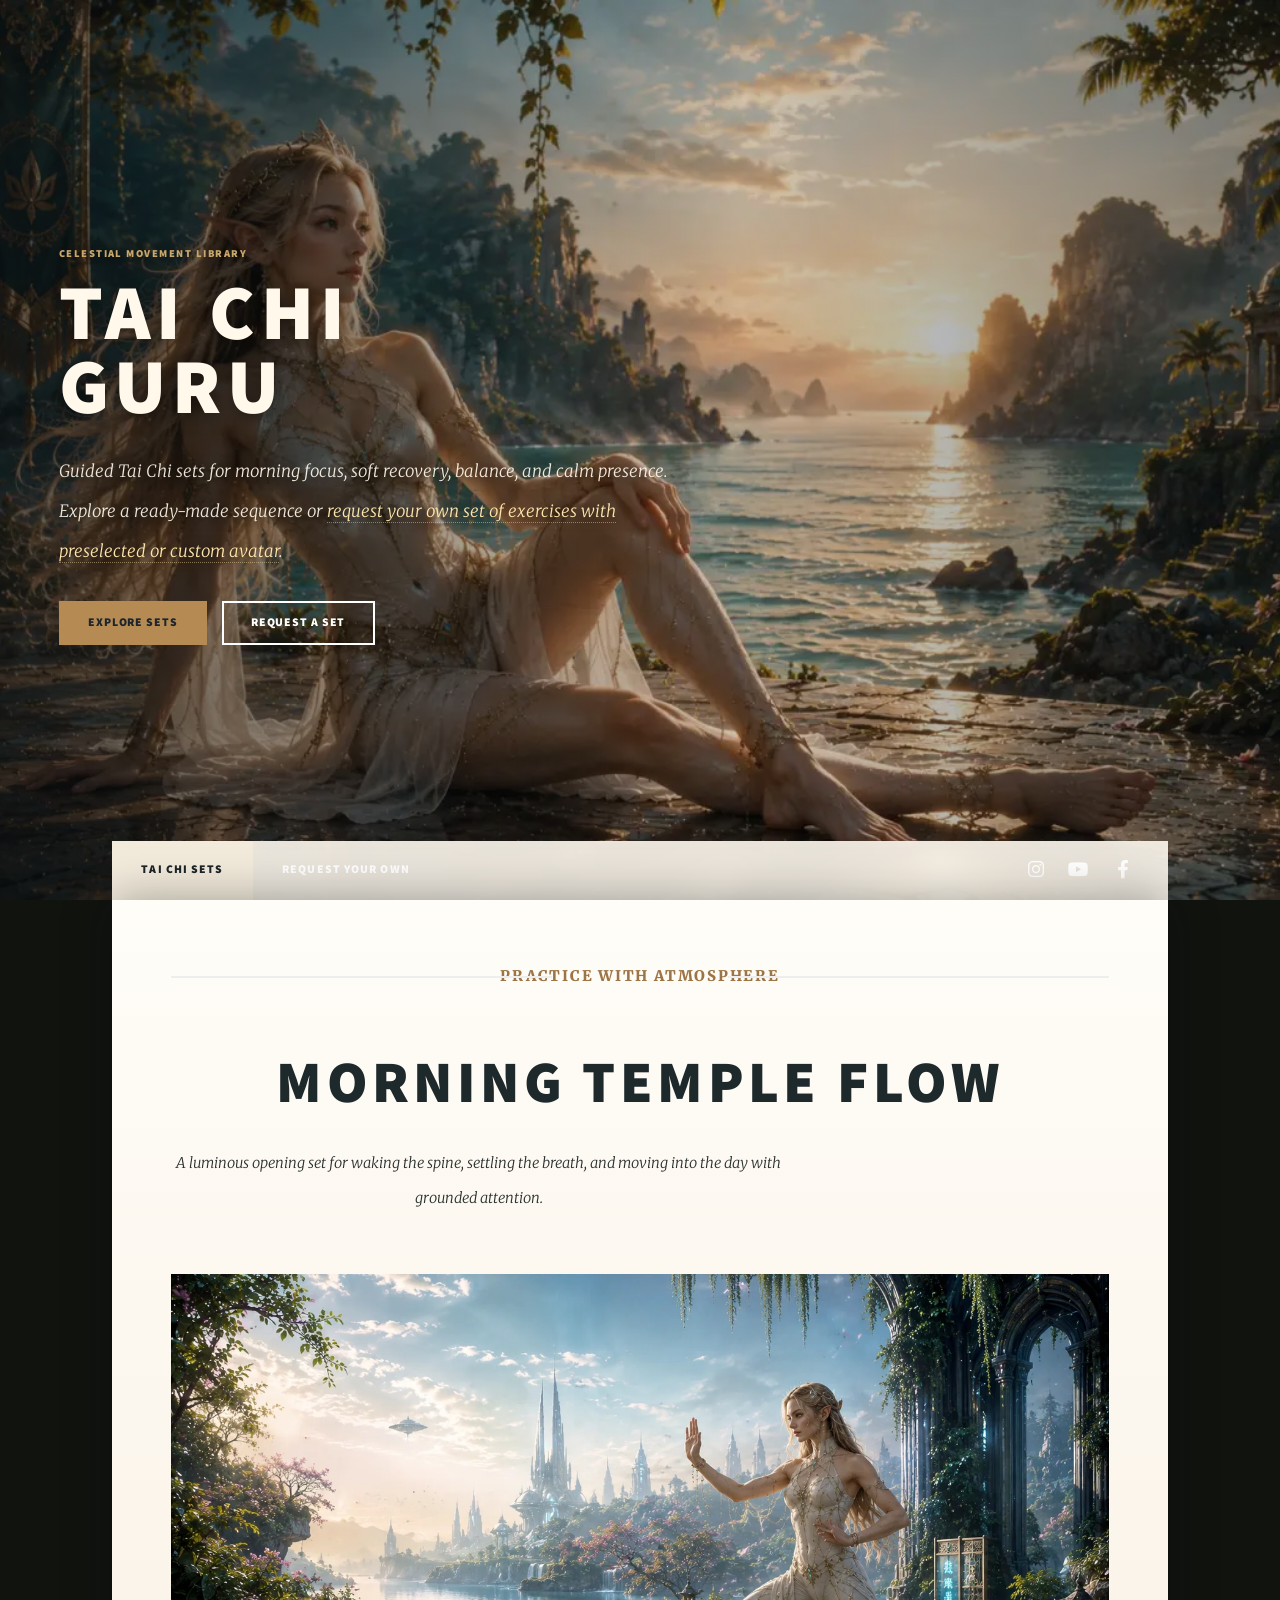
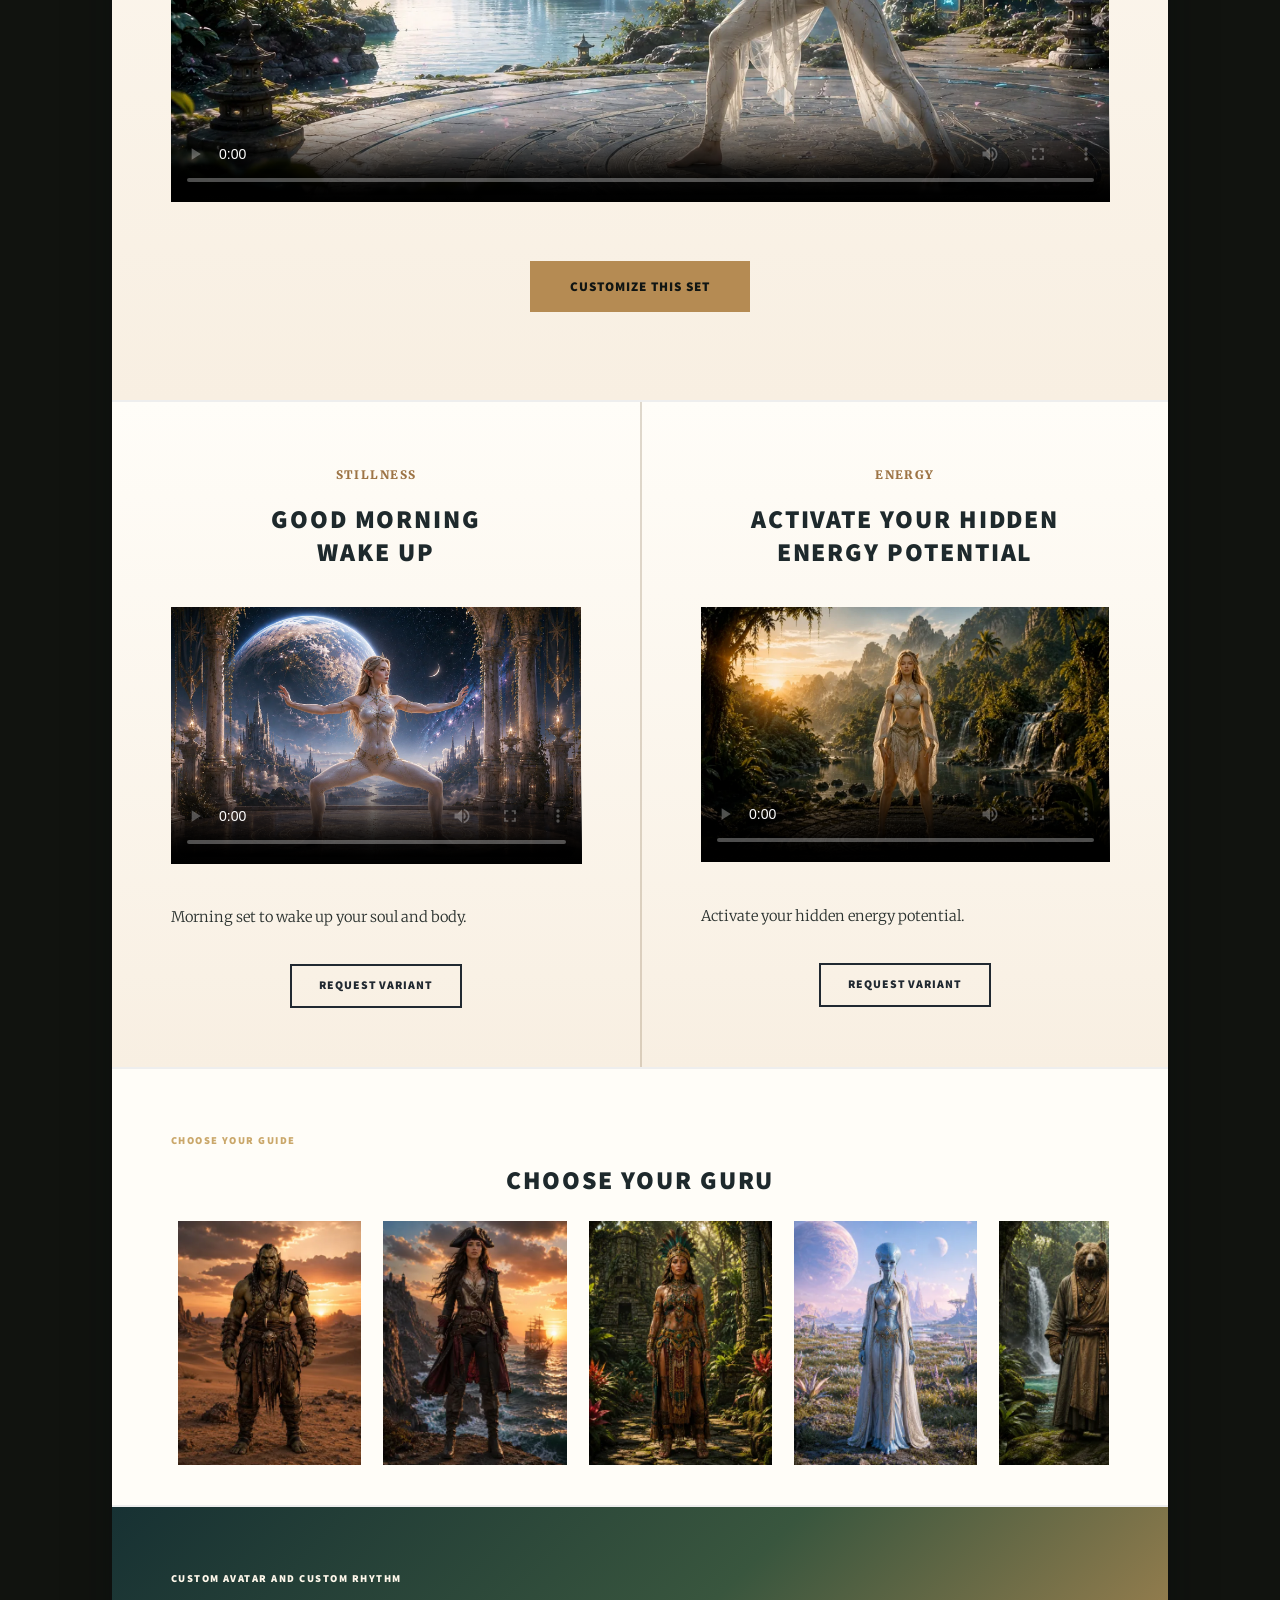
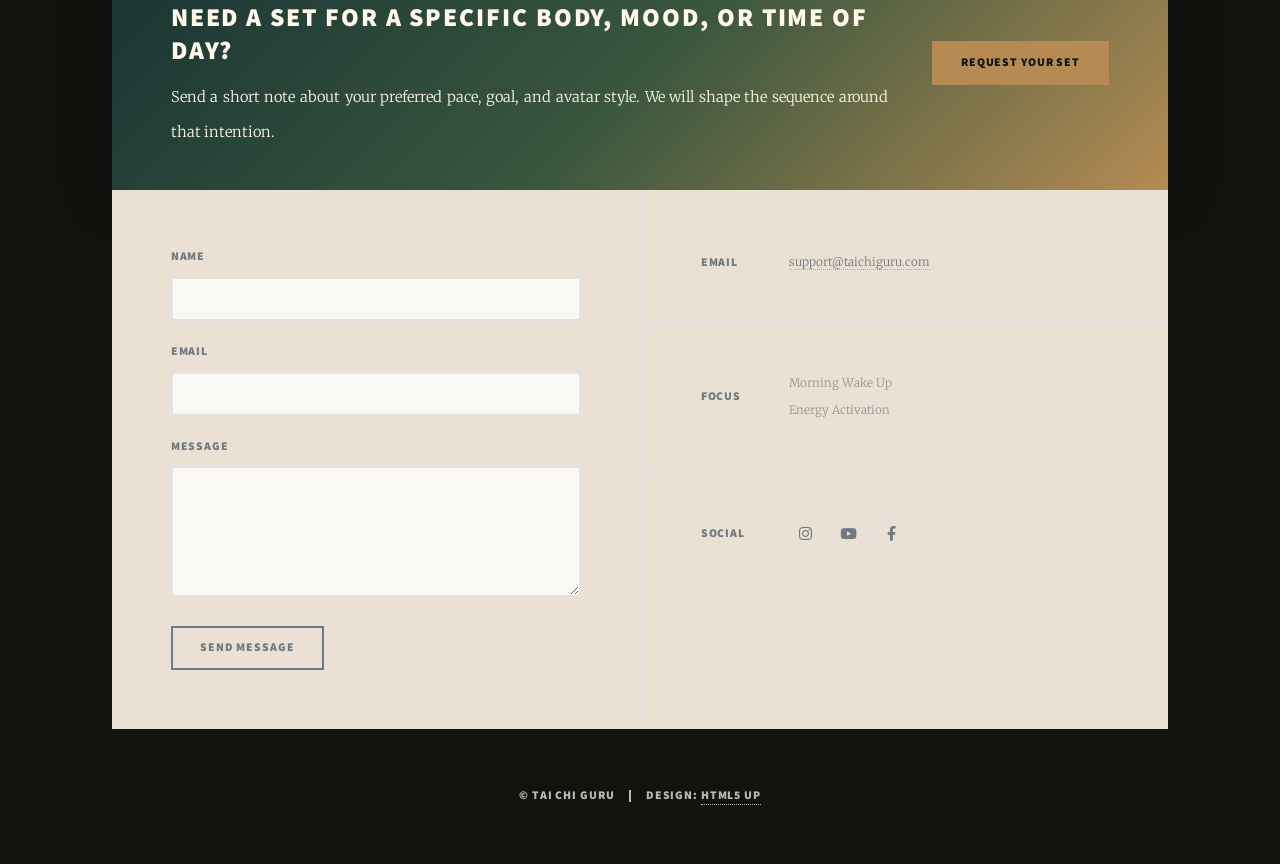
<file: index.html>
<!DOCTYPE HTML>
<!--
	Massively by HTML5 UP
	html5up.net | @ajlkn
	Free for personal and commercial use under the CCA 3.0 license (html5up.net/license)
-->
<html>
	<head>
		<title>Tai Chi Guru</title>
		<meta charset="utf-8" />
		<meta name="viewport" content="width=device-width, initial-scale=1, user-scalable=no" />
		<link rel="icon" href="favicon.ico" sizes="any" />
		<link rel="icon" type="image/png" sizes="32x32" href="images/favicon-32x32.png" />
		<link rel="icon" type="image/png" sizes="16x16" href="images/favicon-16x16.png" />
		<link rel="apple-touch-icon" sizes="180x180" href="images/apple-touch-icon.png" />
		<link rel="manifest" href="site.webmanifest" />
		<link rel="preload" as="image" href="images/request-background-768.webp" type="image/webp" media="(max-width: 736px)" fetchpriority="high" />
		<link rel="preload" as="image" href="images/request-background-1280.webp" type="image/webp" media="(min-width: 737px)" fetchpriority="high" />
		<link rel="stylesheet" href="assets/css/main.css" />
		<link rel="stylesheet" href="assets/css/tai-chi-guru.css" />
		<noscript><link rel="stylesheet" href="assets/css/noscript.css" /></noscript>
	</head>
	<body class="is-preload">

		<!-- Wrapper -->
			<div id="wrapper" class="fade-in">

				<!-- Intro -->
					<div id="intro" class="tai-hero">
						<p class="eyebrow">Celestial movement library</p>
						<h1>Tai Chi<br />
						Guru</h1>
						<p>Guided Tai Chi sets for morning focus, soft recovery, balance, and calm presence. Explore a ready-made sequence or <a href="request.html">request your own set of exercises with preselected or custom avatar</a>.</p>
						<ul class="actions">
							<li><a href="#sets" class="button primary scrolly">Explore Sets</a></li>
							<li><a href="request.html" class="button">Request a Set</a></li>
						</ul>
					</div>

				<!-- Header -->
					<header id="header">
						<a href="index.html" class="logo">Tai Chi Guru</a>
					</header>

				<!-- Nav -->
					<nav id="nav">
						<ul class="links">
							<li class="active"><a href="index.html">Tai Chi Sets</a></li>
							<li><a href="request.html">Request Your Own</a></li>
						</ul>
						<ul class="icons">
							<li><a href="#" class="icon brands fa-instagram"><span class="label">Instagram</span></a></li>
							<li><a href="#" class="icon brands fa-youtube"><span class="label">YouTube</span></a></li>
							<li><a href="#" class="icon brands fa-facebook-f"><span class="label">Facebook</span></a></li>
						</ul>
					</nav>

				<!-- Main -->
					<div id="main">

						<!-- Featured Post -->
							<article id="sets" class="post featured tai-feature">
								<header class="major">
									<span class="date">Practice with atmosphere</span>
									<h2><a href="#">Morning Temple Flow</a></h2>
									<p>A luminous opening set for waking the spine, settling the breath, and moving into the day with grounded attention.</p>
								</header>
								<div class="image main tai-video-player">
									<video controls preload="metadata" poster="images/Introduction_v2.webp" aria-label="Play Morning Temple Flow video">
										<source src="https://tai-chi1.s3.us-east-2.amazonaws.com/Introduction_v1.mp4" type="video/mp4" />
										<a href="https://tai-chi1.s3.us-east-2.amazonaws.com/Introduction_v1.mp4">Play Morning Temple Flow video</a>
									</video>
								</div>
								<ul class="actions special">
									<li><a href="request.html" class="button large primary">Customize This Set</a></li>
								</ul>
							</article>

						<!-- Posts -->
							<section class="posts tai-set-grid">
								<article>
									<header>
										<span class="date">Stillness</span>
										<h2><a href="#">Good Morning<br />
										Wake Up</a></h2>
									</header>
									<div class="image fit tai-video-player">
										<video controls preload="metadata" poster="images/taichi_set1_img1.webp" aria-label="Play Good Morning Wake Up video">
											<source src="https://tai-chi1.s3.us-east-2.amazonaws.com/taichi_set1_v1.mp4" type="video/mp4" />
											<a href="https://tai-chi1.s3.us-east-2.amazonaws.com/taichi_set1_v1.mp4">Play Good Morning Wake Up video</a>
										</video>
									</div>
									<p>Morning set to wake up your soul and body.</p>
									<ul class="actions special">
										<li><a href="request.html" class="button">Request Variant</a></li>
									</ul>
								</article>
								<article>
									<header>
										<span class="date">Energy</span>
										<h2><a href="#">Activate your hidden<br />
										Energy potential</a></h2>
									</header>
									<div class="image fit tai-video-player">
										<video controls preload="metadata" poster="images/taichi_set2_img1.webp" aria-label="Play Energy Activation video">
											<source src="https://tai-chi1.s3.us-east-2.amazonaws.com/taichi_set2_v1.mp4" type="video/mp4" />
											<a href="https://tai-chi1.s3.us-east-2.amazonaws.com/taichi_set2_v1.mp4">Play Energy Activation video</a>
										</video>
									</div>
									<p>Activate your hidden energy potential.</p>
									<ul class="actions special">
										<li><a href="request.html" class="button">Request Variant</a></li>
									</ul>
								</article>
								<!--
								<article>
									<header>
										<span class="date">Balance</span>
										<h2><a href="#">Garden Circle<br />
										Practice</a></h2>
									</header>
									<a href="#" class="image fit">
										<picture>
											<source srcset="images/set-garden-circle.webp" type="image/webp" />
											<img src="images/set-garden-circle.png" alt="Tai Chi guide teaching a quiet garden circle" loading="lazy" decoding="async" />
										</picture>
									</a>
									<p>A balanced teaching set built around circles, posture resets, and clear transitions for beginners.</p>
									<ul class="actions special">
										<li><a href="request.html" class="button">Request Variant</a></li>
									</ul>
								</article>
								<article>
									<header>
										<span class="date">Focus</span>
										<h2><a href="#">Blue Form<br />
										Training</a></h2>
									</header>
									<a href="#" class="image fit">
										<picture>
											<source srcset="images/set-blue-form.webp" type="image/webp" />
											<img src="images/set-blue-form.png" alt="Close Tai Chi hand form in a shaded garden" loading="lazy" decoding="async" />
										</picture>
									</a>
									<p>A compact form set for hand placement, shoulder release, and controlled defensive movement.</p>
									<ul class="actions special">
										<li><a href="request.html" class="button">Request Variant</a></li>
									</ul>
								</article>
								-->
							</section>

						<!-- Avatars -->
							<section class="tai-avatar-band" aria-labelledby="avatars-title">
								<header>
									<p class="eyebrow">Choose your guide</p>
									<h2 id="avatars-title">Choose Your Guru</h2>
								</header>
								<ul class="tai-avatar-list">
									<li><a href="request.html?avatar=Avatar1"><img src="images/avatars/avatar-01.webp" alt="Request a Tai Chi set with avatar option 1" loading="lazy" decoding="async" /></a></li>
									<li><a href="request.html?avatar=Avatar2"><img src="images/avatars/avatar-02.webp" alt="Request a Tai Chi set with avatar option 2" loading="lazy" decoding="async" /></a></li>
									<li><a href="request.html?avatar=Avatar3"><img src="images/avatars/avatar-03.webp" alt="Request a Tai Chi set with avatar option 3" loading="lazy" decoding="async" /></a></li>
									<li><a href="request.html?avatar=Avatar4"><img src="images/avatars/avatar-04.webp" alt="Request a Tai Chi set with avatar option 4" loading="lazy" decoding="async" /></a></li>
									<li><a href="request.html?avatar=Avatar5"><img src="images/avatars/avatar-05.webp" alt="Request a Tai Chi set with avatar option 5" loading="lazy" decoding="async" /></a></li>
									<li><a href="request.html?avatar=Avatar6"><img src="images/avatars/avatar-06.webp" alt="Request a Tai Chi set with avatar option 6" loading="lazy" decoding="async" /></a></li>
									<li><a href="request.html?avatar=Avatar7"><img src="images/avatars/avatar-07.webp" alt="Request a Tai Chi set with avatar option 7" loading="lazy" decoding="async" /></a></li>
									<li><a href="request.html?avatar=Avatar8"><img src="images/avatars/avatar-08.webp" alt="Request a Tai Chi set with avatar option 8" loading="lazy" decoding="async" /></a></li>
									<li><a href="request.html?avatar=Avatar9"><img src="images/avatars/avatar-09.webp" alt="Request a Tai Chi set with avatar option 9" loading="lazy" decoding="async" /></a></li>
								</ul>
							</section>

						<!-- Request CTA -->
							<section class="tai-request-band">
								<div>
									<p class="eyebrow">Custom avatar and custom rhythm</p>
									<h2>Need a set for a specific body, mood, or time of day?</h2>
									<p>Send a short note about your preferred pace, goal, and avatar style. We will shape the sequence around that intention.</p>
								</div>
								<ul class="actions">
									<li><a href="request.html" class="button primary">Request Your Set</a></li>
								</ul>
							</section>

					</div>

				<!-- Footer -->
					<footer id="footer">
						<section>
							<div class="request-status request-status-success" id="footer-success">
								Your message was sent. Thank you.
							</div>
							<div class="request-status request-status-error" id="footer-error">
								Your message could not be sent. Please try again.
							</div>
							<form id="footer-contact-form" method="post" action="send-request.php">
								<div class="fields">
									<div class="field hidden-field" aria-hidden="true">
										<label for="footer-website">Website</label>
										<input type="text" name="website" id="footer-website" tabindex="-1" autocomplete="off" />
									</div>
									<div class="field">
										<label for="name">Name</label>
										<input type="text" name="name" id="name" required />
									</div>
									<div class="field">
										<label for="email">Email</label>
										<input type="email" name="email" id="email" required />
									</div>
									<div class="field">
										<label for="message">Message</label>
										<textarea name="message" id="message" rows="3" required></textarea>
									</div>
								</div>
								<ul class="actions">
									<li><input type="submit" value="Send Message" id="footer-submit" /></li>
								</ul>
							</form>
						</section>
						<section class="split contact">
							<section>
								<h3>Email</h3>
								<p><a href="#">support@taichiguru.com</a></p>
							</section>
							<section>
								<h3>Focus</h3>
								<p>Morning Wake Up<br />
								Energy Activation<br />
								</p>
							</section>
							<section>
								<h3>Social</h3>
								<ul class="icons alt">
									<li><a href="#" class="icon brands alt fa-instagram"><span class="label">Instagram</span></a></li>
									<li><a href="#" class="icon brands alt fa-youtube"><span class="label">YouTube</span></a></li>
									<li><a href="#" class="icon brands alt fa-facebook-f"><span class="label">Facebook</span></a></li>
								</ul>
							</section>
						</section>
					</footer>

				<!-- Copyright -->
					<div id="copyright">
						<ul><li>&copy; Tai Chi Guru</li><li>Design: <a href="https://html5up.net">HTML5 UP</a></li></ul>
					</div>

			</div>

		<!-- Scripts -->
			<script src="assets/js/jquery.min.js"></script>
			<script src="assets/js/jquery.scrollex.min.js"></script>
			<script src="assets/js/jquery.scrolly.min.js"></script>
			<script src="assets/js/browser.min.js"></script>
			<script src="assets/js/breakpoints.min.js"></script>
			<script src="assets/js/util.js"></script>
			<script src="assets/js/main.js"></script>
			<script src="assets/js/request-config.js"></script>
			<script src="assets/js/request-form.js"></script>

	</body>
</html>
</file>
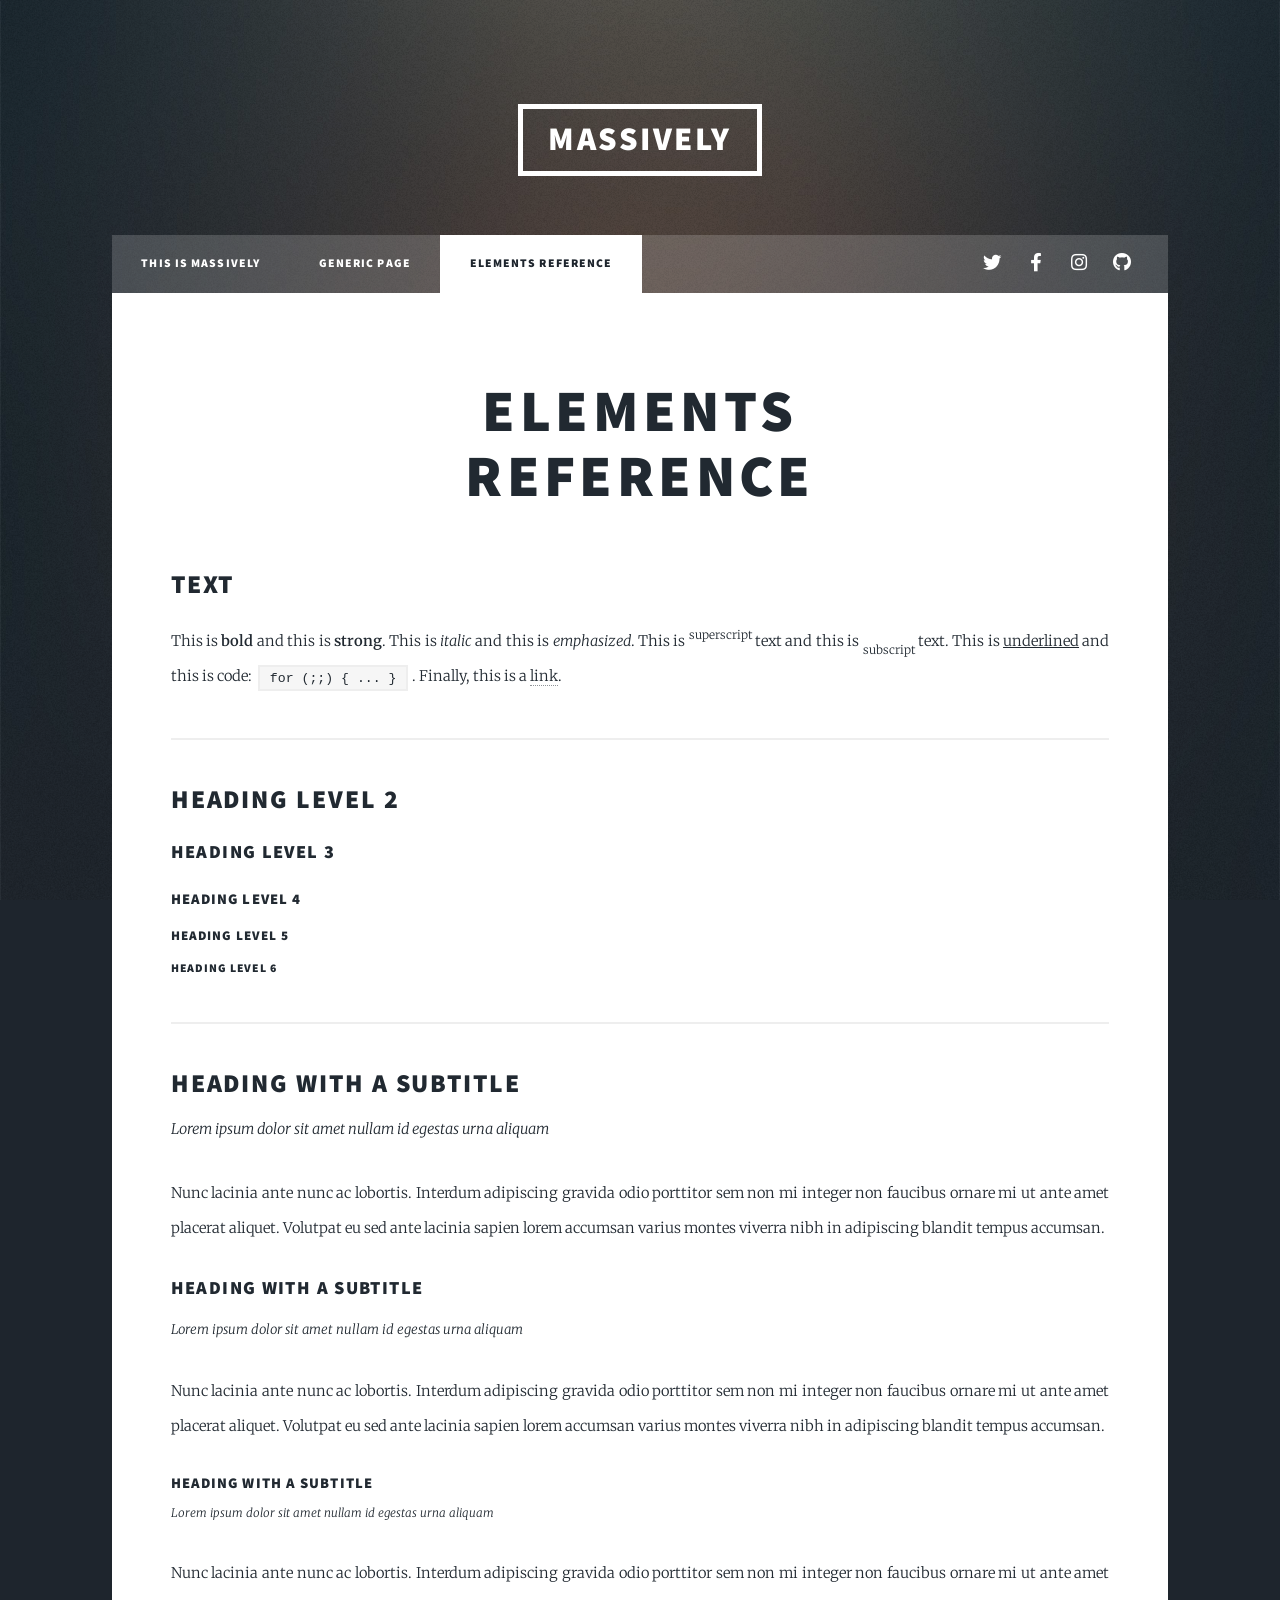
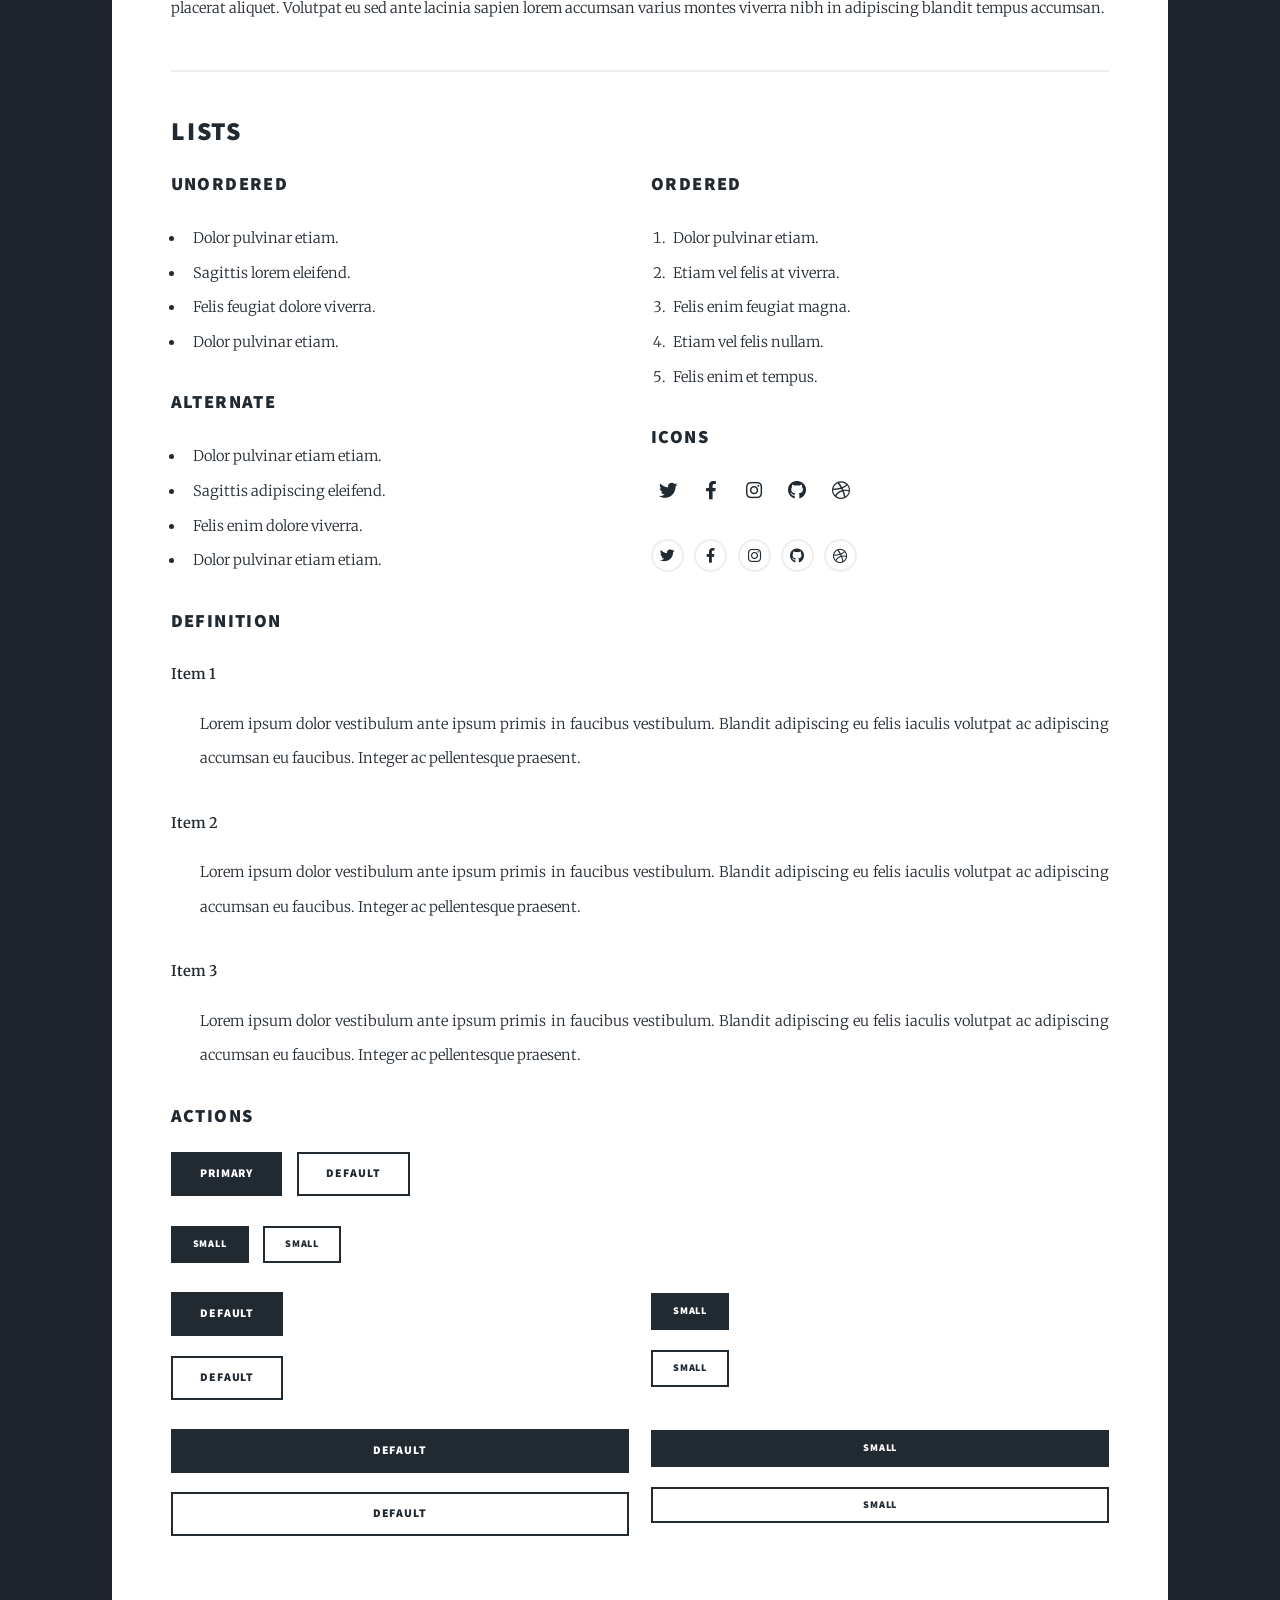
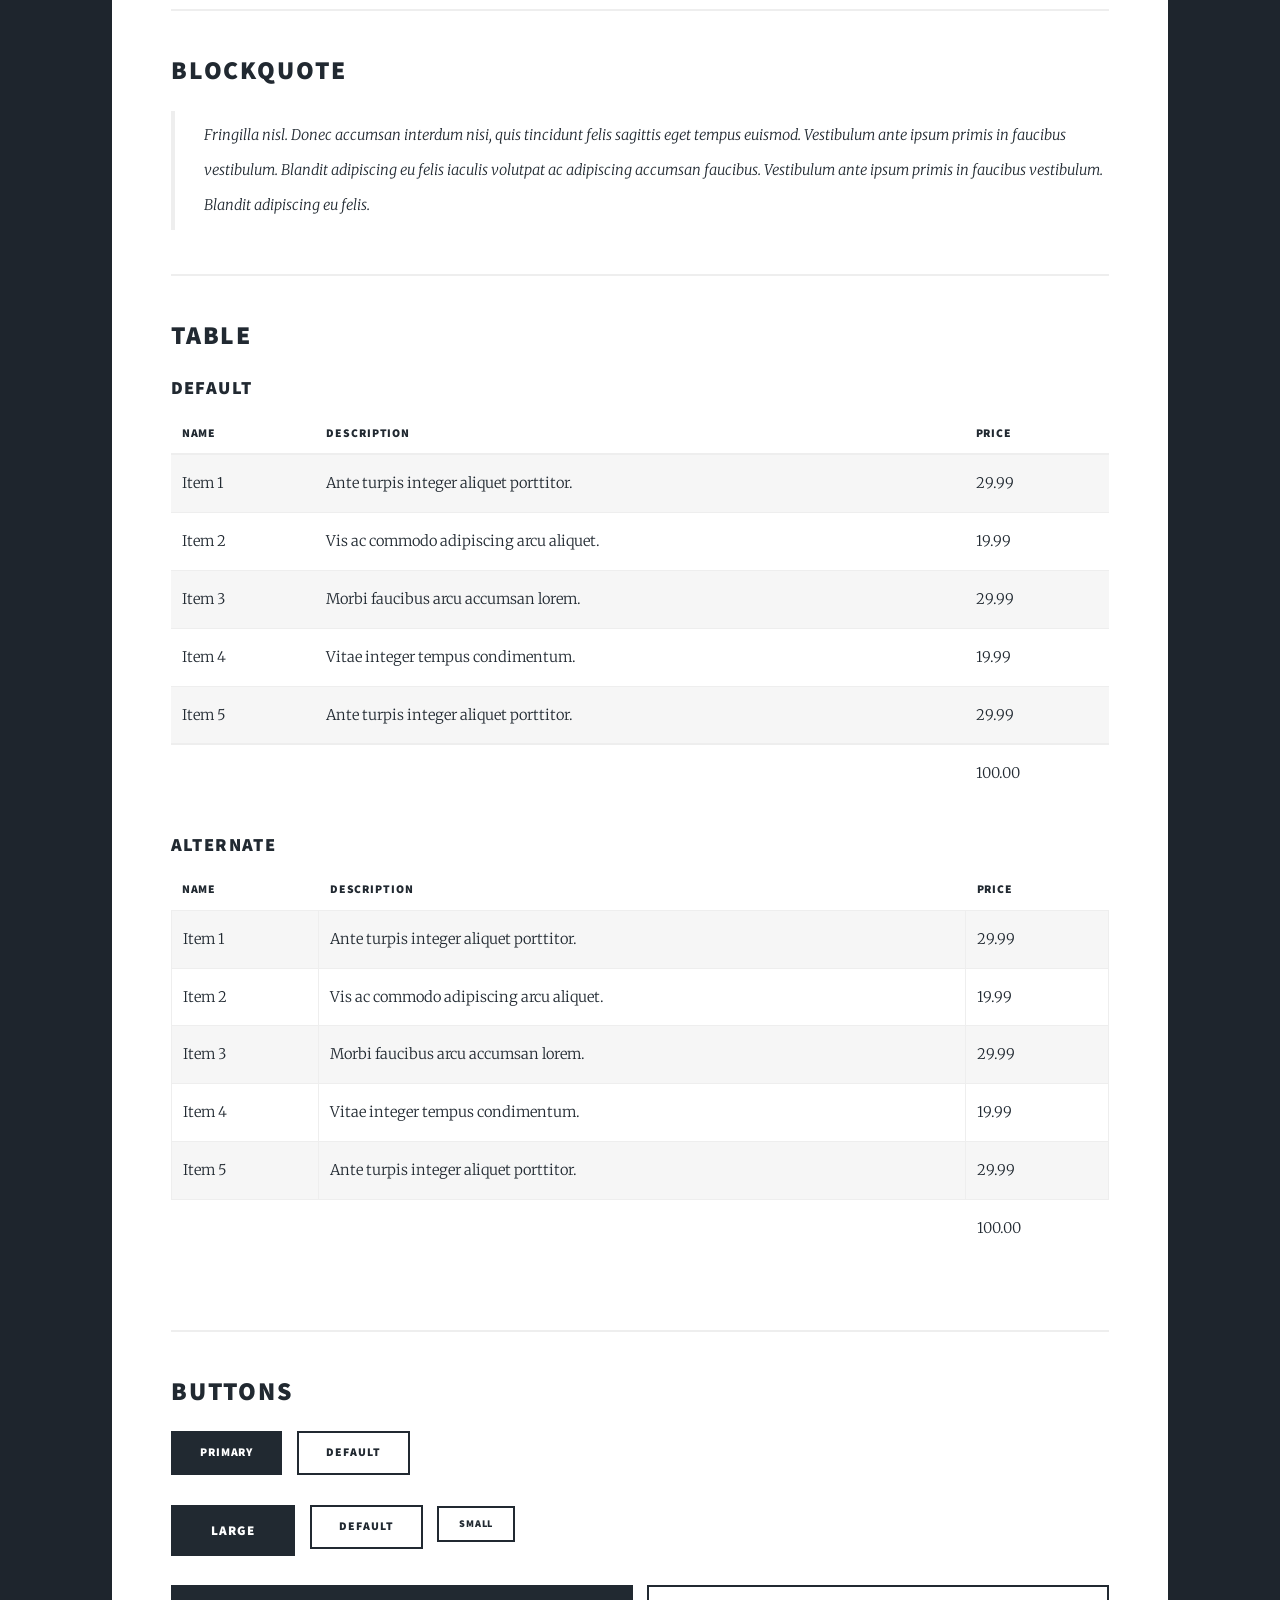
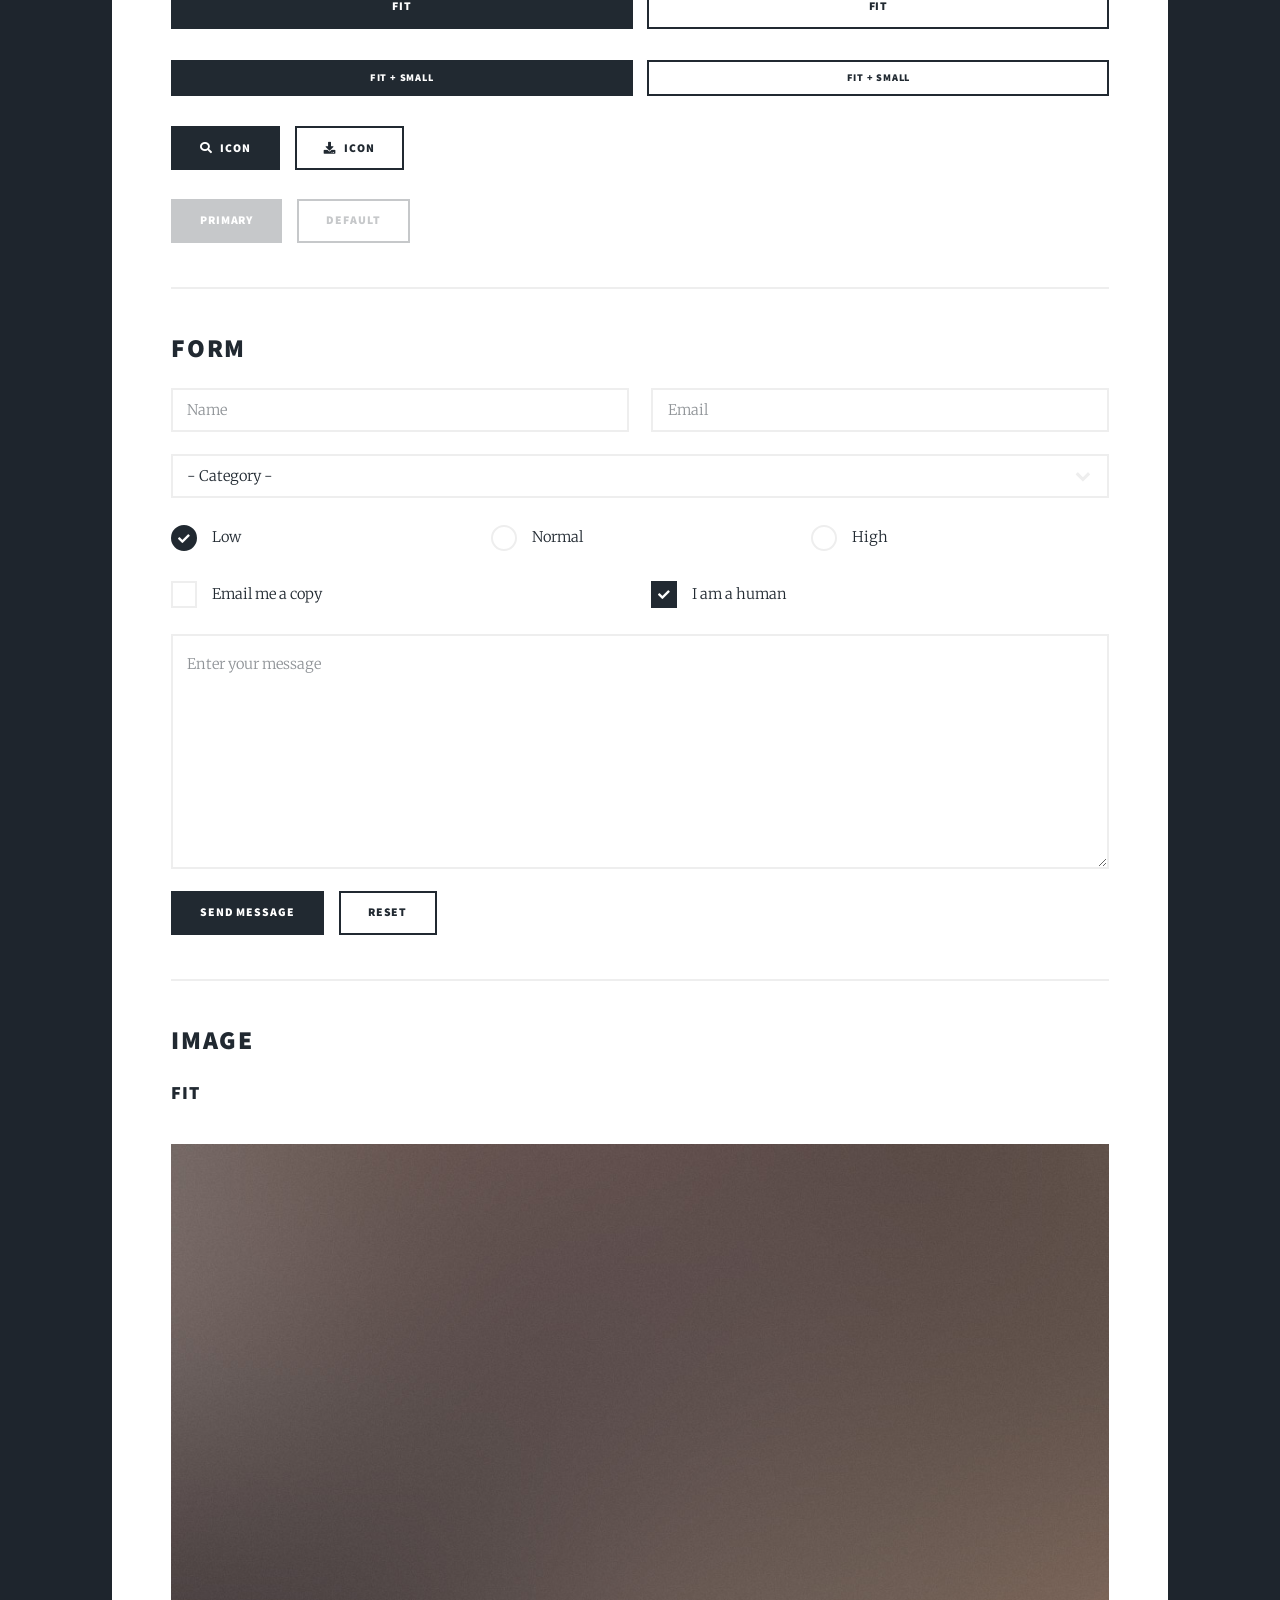
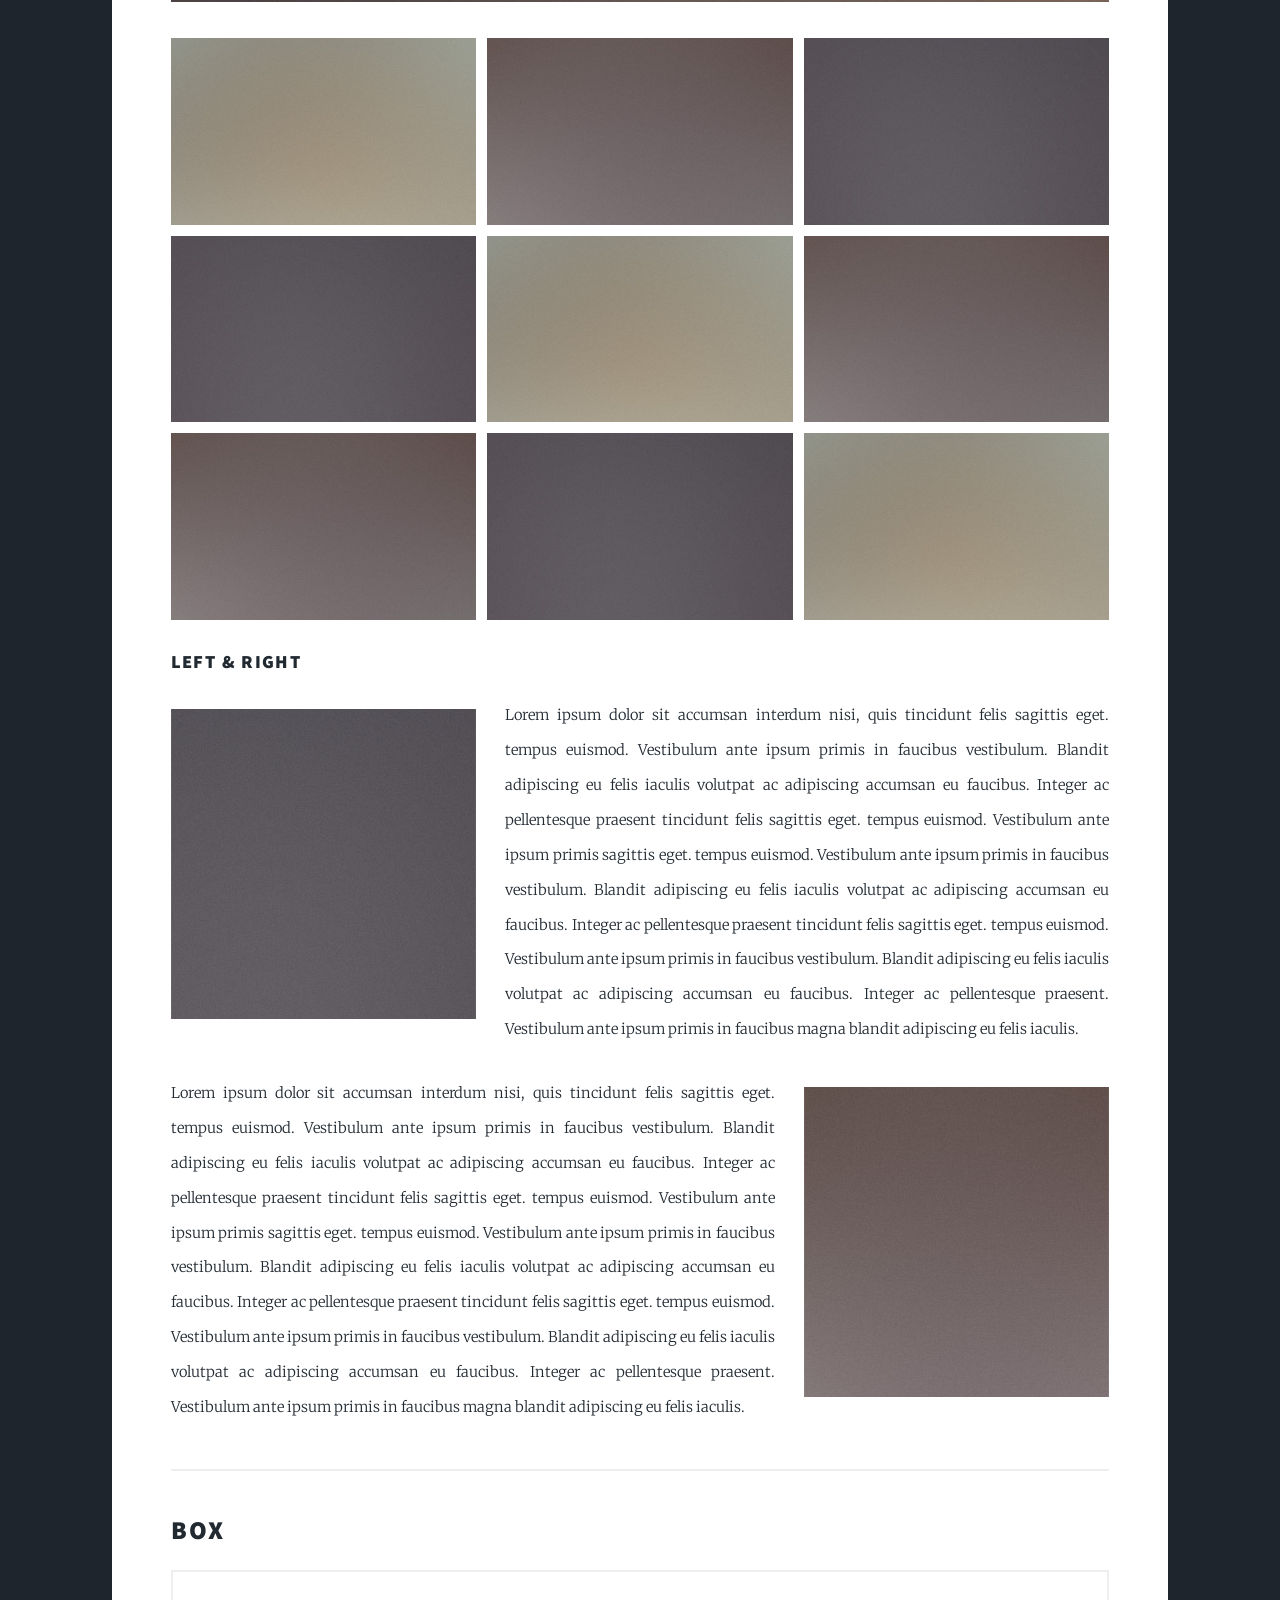
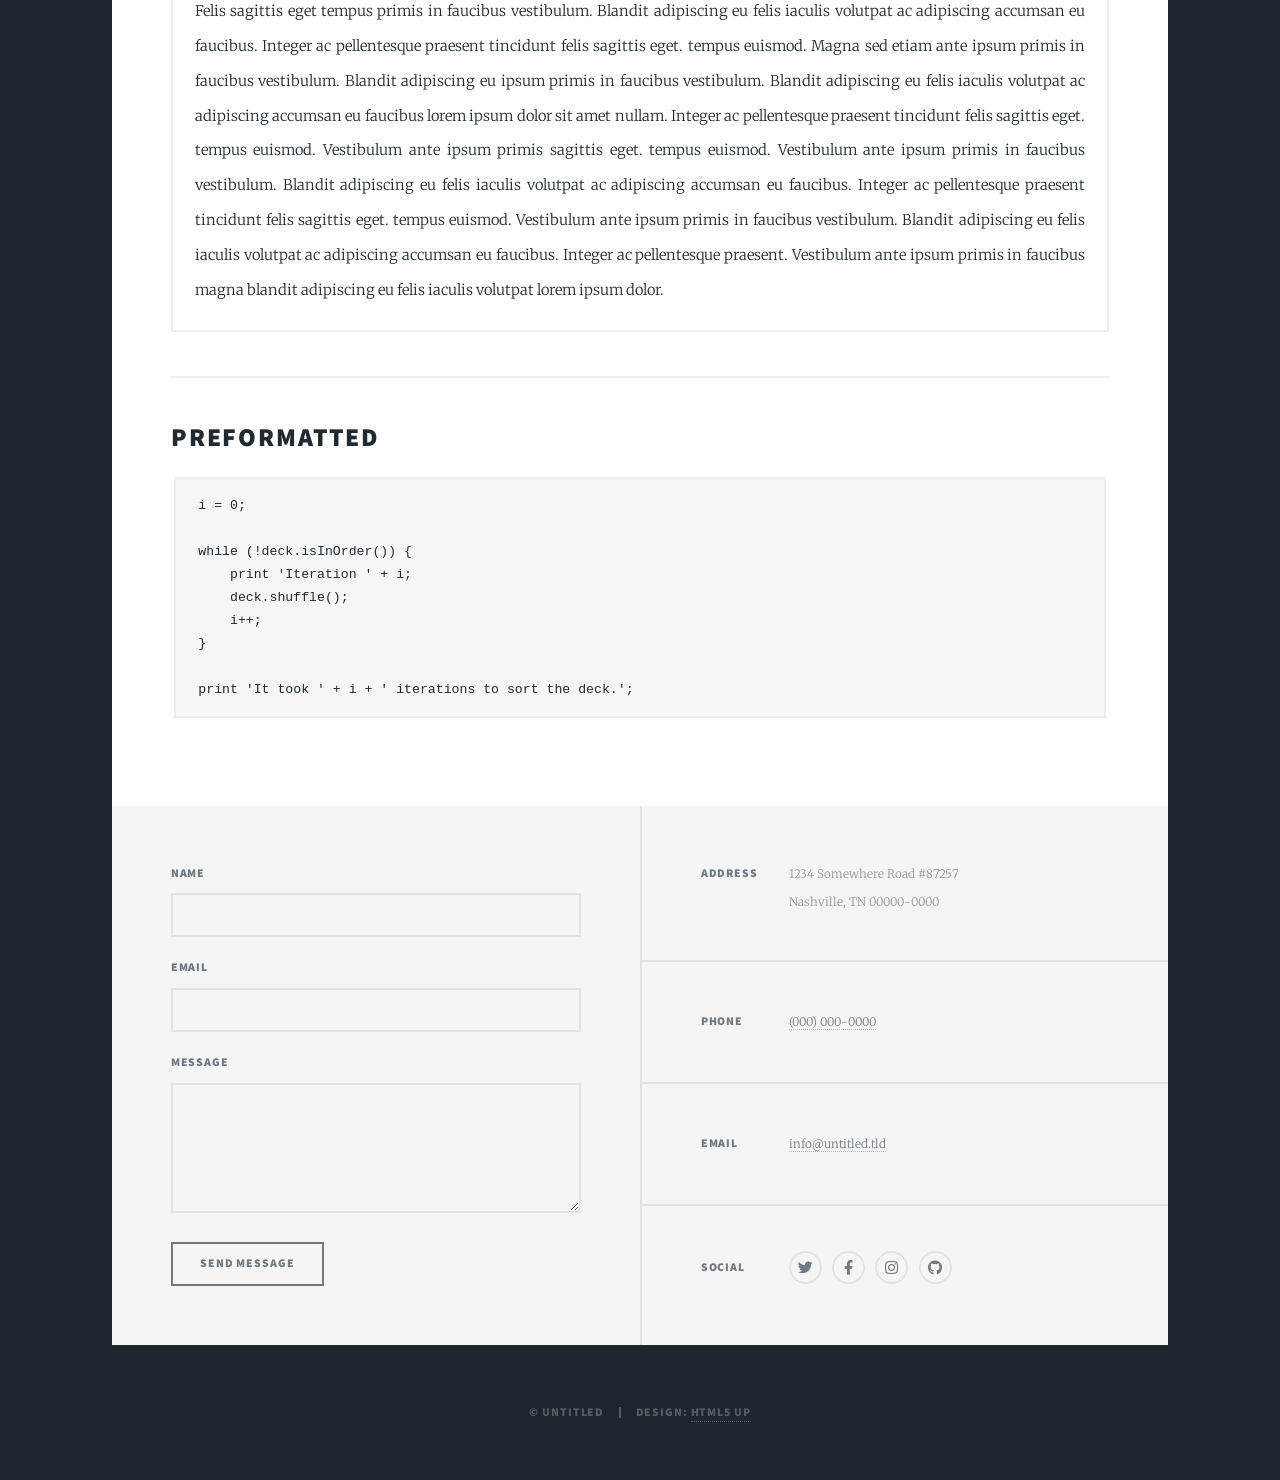
<file: elements.html>
<!DOCTYPE HTML>
<!--
	Massively by HTML5 UP
	html5up.net | @ajlkn
	Free for personal and commercial use under the CCA 3.0 license (html5up.net/license)
-->
<html>
	<head>
		<title>Elements Reference - Massively by HTML5 UP</title>
		<meta charset="utf-8" />
		<meta name="viewport" content="width=device-width, initial-scale=1, user-scalable=no" />
		<link rel="stylesheet" href="assets/css/main.css" />
		<noscript><link rel="stylesheet" href="assets/css/noscript.css" /></noscript>
	</head>
	<body class="is-preload">

		<!-- Wrapper -->
			<div id="wrapper">

				<!-- Header -->
					<header id="header">
						<a href="index.html" class="logo">Massively</a>
					</header>

				<!-- Nav -->
					<nav id="nav">
						<ul class="links">
							<li><a href="index.html">This is Massively</a></li>
							<li><a href="generic.html">Generic Page</a></li>
							<li class="active"><a href="elements.html">Elements Reference</a></li>
						</ul>
						<ul class="icons">
							<li><a href="#" class="icon brands fa-twitter"><span class="label">Twitter</span></a></li>
							<li><a href="#" class="icon brands fa-facebook-f"><span class="label">Facebook</span></a></li>
							<li><a href="#" class="icon brands fa-instagram"><span class="label">Instagram</span></a></li>
							<li><a href="#" class="icon brands fa-github"><span class="label">GitHub</span></a></li>
						</ul>
					</nav>

				<!-- Main -->
					<div id="main">

						<!-- Post -->
							<section class="post">
								<header class="major">
									<h1>Elements<br />
									Reference</h1>
								</header>

								<!-- Text stuff -->
									<h2>Text</h2>
									<p>This is <b>bold</b> and this is <strong>strong</strong>. This is <i>italic</i> and this is <em>emphasized</em>.
									This is <sup>superscript</sup> text and this is <sub>subscript</sub> text.
									This is <u>underlined</u> and this is code: <code>for (;;) { ... }</code>.
									Finally, this is a <a href="#">link</a>.</p>
									<hr />
									<h2>Heading Level 2</h2>
									<h3>Heading Level 3</h3>
									<h4>Heading Level 4</h4>
									<h5>Heading Level 5</h5>
									<h6>Heading Level 6</h6>
									<hr />
									<header>
										<h2>Heading with a Subtitle</h2>
										<p>Lorem ipsum dolor sit amet nullam id egestas urna aliquam</p>
									</header>
									<p>Nunc lacinia ante nunc ac lobortis. Interdum adipiscing gravida odio porttitor sem non mi integer non faucibus ornare mi ut ante amet placerat aliquet. Volutpat eu sed ante lacinia sapien lorem accumsan varius montes viverra nibh in adipiscing blandit tempus accumsan.</p>
									<header>
										<h3>Heading with a Subtitle</h3>
										<p>Lorem ipsum dolor sit amet nullam id egestas urna aliquam</p>
									</header>
									<p>Nunc lacinia ante nunc ac lobortis. Interdum adipiscing gravida odio porttitor sem non mi integer non faucibus ornare mi ut ante amet placerat aliquet. Volutpat eu sed ante lacinia sapien lorem accumsan varius montes viverra nibh in adipiscing blandit tempus accumsan.</p>
									<header>
										<h4>Heading with a Subtitle</h4>
										<p>Lorem ipsum dolor sit amet nullam id egestas urna aliquam</p>
									</header>
									<p>Nunc lacinia ante nunc ac lobortis. Interdum adipiscing gravida odio porttitor sem non mi integer non faucibus ornare mi ut ante amet placerat aliquet. Volutpat eu sed ante lacinia sapien lorem accumsan varius montes viverra nibh in adipiscing blandit tempus accumsan.</p>

									<hr />

								<!-- Lists -->
									<h2>Lists</h2>
									<div class="row">
										<div class="col-6 col-12-small">

											<h3>Unordered</h3>
											<ul>
												<li>Dolor pulvinar etiam.</li>
												<li>Sagittis lorem eleifend.</li>
												<li>Felis feugiat dolore viverra.</li>
												<li>Dolor pulvinar etiam.</li>
											</ul>

											<h3>Alternate</h3>
											<ul class="alt">
												<li>Dolor pulvinar etiam etiam.</li>
												<li>Sagittis adipiscing eleifend.</li>
												<li>Felis enim dolore viverra.</li>
												<li>Dolor pulvinar etiam etiam.</li>
											</ul>

										</div>
										<div class="col-6 col-12-small">

											<h3>Ordered</h3>
											<ol>
												<li>Dolor pulvinar etiam.</li>
												<li>Etiam vel felis at viverra.</li>
												<li>Felis enim feugiat magna.</li>
												<li>Etiam vel felis nullam.</li>
												<li>Felis enim et tempus.</li>
											</ol>

											<h3>Icons</h3>
											<ul class="icons">
												<li><a href="#" class="icon brands fa-twitter"><span class="label">Twitter</span></a></li>
												<li><a href="#" class="icon brands fa-facebook-f"><span class="label">Facebook</span></a></li>
												<li><a href="#" class="icon brands fa-instagram"><span class="label">Instagram</span></a></li>
												<li><a href="#" class="icon brands fa-github"><span class="label">Github</span></a></li>
												<li><a href="#" class="icon brands fa-dribbble"><span class="label">Dribbble</span></a></li>
											</ul>
											<ul class="icons alt">
												<li><a href="#" class="icon brands alt fa-twitter"><span class="label">Twitter</span></a></li>
												<li><a href="#" class="icon brands alt fa-facebook-f"><span class="label">Facebook</span></a></li>
												<li><a href="#" class="icon brands alt fa-instagram"><span class="label">Instagram</span></a></li>
												<li><a href="#" class="icon brands alt fa-github"><span class="label">Github</span></a></li>
												<li><a href="#" class="icon brands alt fa-dribbble"><span class="label">Dribbble</span></a></li>
											</ul>

										</div>
									</div>
									<h3>Definition</h3>
									<dl>
										<dt>Item 1</dt>
										<dd>
											<p>Lorem ipsum dolor vestibulum ante ipsum primis in faucibus vestibulum. Blandit adipiscing eu felis iaculis volutpat ac adipiscing accumsan eu faucibus. Integer ac pellentesque praesent.</p>
										</dd>
										<dt>Item 2</dt>
										<dd>
											<p>Lorem ipsum dolor vestibulum ante ipsum primis in faucibus vestibulum. Blandit adipiscing eu felis iaculis volutpat ac adipiscing accumsan eu faucibus. Integer ac pellentesque praesent.</p>
										</dd>
										<dt>Item 3</dt>
										<dd>
											<p>Lorem ipsum dolor vestibulum ante ipsum primis in faucibus vestibulum. Blandit adipiscing eu felis iaculis volutpat ac adipiscing accumsan eu faucibus. Integer ac pellentesque praesent.</p>
										</dd>
									</dl>

									<h3>Actions</h3>
									<ul class="actions">
										<li><a href="#" class="button primary">Primary</a></li>
										<li><a href="#" class="button">Default</a></li>
									</ul>
									<ul class="actions small">
										<li><a href="#" class="button primary small">Small</a></li>
										<li><a href="#" class="button small">Small</a></li>
									</ul>
									<div class="row">
										<div class="col-6 col-12-small">
											<ul class="actions stacked">
												<li><a href="#" class="button primary">Default</a></li>
												<li><a href="#" class="button">Default</a></li>
											</ul>
										</div>
										<div class="col-6 col-12-small">
											<ul class="actions stacked">
												<li><a href="#" class="button primary small">Small</a></li>
												<li><a href="#" class="button small">Small</a></li>
											</ul>
										</div>
									</div>
									<div class="row">
										<div class="col-6 col-12-small">
											<ul class="actions stacked">
												<li><a href="#" class="button primary fit">Default</a></li>
												<li><a href="#" class="button fit">Default</a></li>
											</ul>
										</div>
										<div class="col-6 col-12-small">
											<ul class="actions stacked">
												<li><a href="#" class="button primary small fit">Small</a></li>
												<li><a href="#" class="button small fit">Small</a></li>
											</ul>
										</div>
									</div>

									<hr />

								<!-- Blockquote -->
									<h2>Blockquote</h2>
									<blockquote>Fringilla nisl. Donec accumsan interdum nisi, quis tincidunt felis sagittis eget tempus euismod. Vestibulum ante ipsum primis in faucibus vestibulum. Blandit adipiscing eu felis iaculis volutpat ac adipiscing accumsan faucibus. Vestibulum ante ipsum primis in faucibus vestibulum. Blandit adipiscing eu felis.</blockquote>

									<hr />

								<!-- Table -->
									<h2>Table</h2>

									<h3>Default</h3>
									<div class="table-wrapper">
										<table>
											<thead>
												<tr>
													<th>Name</th>
													<th>Description</th>
													<th>Price</th>
												</tr>
											</thead>
											<tbody>
												<tr>
													<td>Item 1</td>
													<td>Ante turpis integer aliquet porttitor.</td>
													<td>29.99</td>
												</tr>
												<tr>
													<td>Item 2</td>
													<td>Vis ac commodo adipiscing arcu aliquet.</td>
													<td>19.99</td>
												</tr>
												<tr>
													<td>Item 3</td>
													<td> Morbi faucibus arcu accumsan lorem.</td>
													<td>29.99</td>
												</tr>
												<tr>
													<td>Item 4</td>
													<td>Vitae integer tempus condimentum.</td>
													<td>19.99</td>
												</tr>
												<tr>
													<td>Item 5</td>
													<td>Ante turpis integer aliquet porttitor.</td>
													<td>29.99</td>
												</tr>
											</tbody>
											<tfoot>
												<tr>
													<td colspan="2"></td>
													<td>100.00</td>
												</tr>
											</tfoot>
										</table>
									</div>

									<h3>Alternate</h3>
									<div class="table-wrapper">
										<table class="alt">
											<thead>
												<tr>
													<th>Name</th>
													<th>Description</th>
													<th>Price</th>
												</tr>
											</thead>
											<tbody>
												<tr>
													<td>Item 1</td>
													<td>Ante turpis integer aliquet porttitor.</td>
													<td>29.99</td>
												</tr>
												<tr>
													<td>Item 2</td>
													<td>Vis ac commodo adipiscing arcu aliquet.</td>
													<td>19.99</td>
												</tr>
												<tr>
													<td>Item 3</td>
													<td> Morbi faucibus arcu accumsan lorem.</td>
													<td>29.99</td>
												</tr>
												<tr>
													<td>Item 4</td>
													<td>Vitae integer tempus condimentum.</td>
													<td>19.99</td>
												</tr>
												<tr>
													<td>Item 5</td>
													<td>Ante turpis integer aliquet porttitor.</td>
													<td>29.99</td>
												</tr>
											</tbody>
											<tfoot>
												<tr>
													<td colspan="2"></td>
													<td>100.00</td>
												</tr>
											</tfoot>
										</table>
									</div>

									<hr />

								<!-- Buttons -->
									<h2>Buttons</h2>
									<ul class="actions">
										<li><a href="#" class="button primary">Primary</a></li>
										<li><a href="#" class="button">Default</a></li>
									</ul>
									<ul class="actions">
										<li><a href="#" class="button primary large">Large</a></li>
										<li><a href="#" class="button">Default</a></li>
										<li><a href="#" class="button small">Small</a></li>
									</ul>
									<ul class="actions fit">
										<li><a href="#" class="button primary fit">Fit</a></li>
										<li><a href="#" class="button fit">Fit</a></li>
									</ul>
									<ul class="actions fit small">
										<li><a href="#" class="button primary fit small">Fit + Small</a></li>
										<li><a href="#" class="button fit small">Fit + Small</a></li>
									</ul>
									<ul class="actions">
										<li><a href="#" class="button primary icon solid fa-search">Icon</a></li>
										<li><a href="#" class="button icon solid fa-download">Icon</a></li>
									</ul>
									<ul class="actions">
										<li><span class="button primary disabled">Primary</span></li>
										<li><span class="button disabled">Default</span></li>
									</ul>

									<hr />

								<!-- Form -->
									<h2>Form</h2>

									<form method="post" action="#">
										<div class="row gtr-uniform">
											<div class="col-6 col-12-xsmall">
												<input type="text" name="demo-name" id="demo-name" value="" placeholder="Name" />
											</div>
											<div class="col-6 col-12-xsmall">
												<input type="email" name="demo-email" id="demo-email" value="" placeholder="Email" />
											</div>
											<!-- Break -->
											<div class="col-12">
												<select name="demo-category" id="demo-category">
													<option value="">- Category -</option>
													<option value="1">Manufacturing</option>
													<option value="1">Shipping</option>
													<option value="1">Administration</option>
													<option value="1">Human Resources</option>
												</select>
											</div>
											<!-- Break -->
											<div class="col-4 col-12-small">
												<input type="radio" id="demo-priority-low" name="demo-priority" checked>
												<label for="demo-priority-low">Low</label>
											</div>
											<div class="col-4 col-12-small">
												<input type="radio" id="demo-priority-normal" name="demo-priority">
												<label for="demo-priority-normal">Normal</label>
											</div>
											<div class="col-4 col-12-small">
												<input type="radio" id="demo-priority-high" name="demo-priority">
												<label for="demo-priority-high">High</label>
											</div>
											<!-- Break -->
											<div class="col-6 col-12-small">
												<input type="checkbox" id="demo-copy" name="demo-copy">
												<label for="demo-copy">Email me a copy</label>
											</div>
											<div class="col-6 col-12-small">
												<input type="checkbox" id="demo-human" name="demo-human" checked>
												<label for="demo-human">I am a human</label>
											</div>
											<!-- Break -->
											<div class="col-12">
												<textarea name="demo-message" id="demo-message" placeholder="Enter your message" rows="6"></textarea>
											</div>
											<!-- Break -->
											<div class="col-12">
												<ul class="actions">
													<li><input type="submit" value="Send Message" class="primary" /></li>
													<li><input type="reset" value="Reset" /></li>
												</ul>
											</div>
										</div>
									</form>

									<hr />

								<!-- Image -->
									<h2>Image</h2>

									<h3>Fit</h3>
									<span class="image fit"><img src="images/pic01.jpg" alt="" /></span>
									<div class="box alt">
										<div class="row gtr-50 gtr-uniform">
											<div class="col-4"><span class="image fit"><img src="images/pic02.jpg" alt="" /></span></div>
											<div class="col-4"><span class="image fit"><img src="images/pic03.jpg" alt="" /></span></div>
											<div class="col-4"><span class="image fit"><img src="images/pic04.jpg" alt="" /></span></div>
											<!-- Break -->
											<div class="col-4"><span class="image fit"><img src="images/pic04.jpg" alt="" /></span></div>
											<div class="col-4"><span class="image fit"><img src="images/pic02.jpg" alt="" /></span></div>
											<div class="col-4"><span class="image fit"><img src="images/pic03.jpg" alt="" /></span></div>
											<!-- Break -->
											<div class="col-4"><span class="image fit"><img src="images/pic03.jpg" alt="" /></span></div>
											<div class="col-4"><span class="image fit"><img src="images/pic04.jpg" alt="" /></span></div>
											<div class="col-4"><span class="image fit"><img src="images/pic02.jpg" alt="" /></span></div>
										</div>
									</div>

									<h3>Left &amp; Right</h3>
									<p><span class="image left"><img src="images/pic08.jpg" alt="" /></span>Lorem ipsum dolor sit accumsan interdum nisi, quis tincidunt felis sagittis eget. tempus euismod. Vestibulum ante ipsum primis in faucibus vestibulum. Blandit adipiscing eu felis iaculis volutpat ac adipiscing accumsan eu faucibus. Integer ac pellentesque praesent tincidunt felis sagittis eget. tempus euismod. Vestibulum ante ipsum primis sagittis eget. tempus euismod. Vestibulum ante ipsum primis in faucibus vestibulum. Blandit adipiscing eu felis iaculis volutpat ac adipiscing accumsan eu faucibus. Integer ac pellentesque praesent tincidunt felis sagittis eget. tempus euismod. Vestibulum ante ipsum primis in faucibus vestibulum. Blandit adipiscing eu felis iaculis volutpat ac adipiscing accumsan eu faucibus. Integer ac pellentesque praesent. Vestibulum ante ipsum primis in faucibus magna blandit adipiscing eu felis iaculis.</p>
									<p><span class="image right"><img src="images/pic09.jpg" alt="" /></span>Lorem ipsum dolor sit accumsan interdum nisi, quis tincidunt felis sagittis eget. tempus euismod. Vestibulum ante ipsum primis in faucibus vestibulum. Blandit adipiscing eu felis iaculis volutpat ac adipiscing accumsan eu faucibus. Integer ac pellentesque praesent tincidunt felis sagittis eget. tempus euismod. Vestibulum ante ipsum primis sagittis eget. tempus euismod. Vestibulum ante ipsum primis in faucibus vestibulum. Blandit adipiscing eu felis iaculis volutpat ac adipiscing accumsan eu faucibus. Integer ac pellentesque praesent tincidunt felis sagittis eget. tempus euismod. Vestibulum ante ipsum primis in faucibus vestibulum. Blandit adipiscing eu felis iaculis volutpat ac adipiscing accumsan eu faucibus. Integer ac pellentesque praesent. Vestibulum ante ipsum primis in faucibus magna blandit adipiscing eu felis iaculis.</p>

									<hr />

								<!-- Box -->
									<h2>Box</h2>
									<div class="box">
										<p>Felis sagittis eget tempus primis in faucibus vestibulum. Blandit adipiscing eu felis iaculis volutpat ac adipiscing accumsan eu faucibus. Integer ac pellentesque praesent tincidunt felis sagittis eget. tempus euismod. Magna sed etiam ante ipsum primis in faucibus vestibulum. Blandit adipiscing eu ipsum primis in faucibus vestibulum. Blandit adipiscing eu felis iaculis volutpat ac adipiscing accumsan eu faucibus lorem ipsum dolor sit amet nullam. Integer ac pellentesque praesent tincidunt felis sagittis eget. tempus euismod. Vestibulum ante ipsum primis sagittis eget. tempus euismod. Vestibulum ante ipsum primis in faucibus vestibulum. Blandit adipiscing eu felis iaculis volutpat ac adipiscing accumsan eu faucibus. Integer ac pellentesque praesent tincidunt felis sagittis eget. tempus euismod. Vestibulum ante ipsum primis in faucibus vestibulum. Blandit adipiscing eu felis iaculis volutpat ac adipiscing accumsan eu faucibus. Integer ac pellentesque praesent. Vestibulum ante ipsum primis in faucibus magna blandit adipiscing eu felis iaculis volutpat lorem ipsum dolor.</p>
									</div>

									<hr />

								<!-- Preformatted Code -->
									<h2>Preformatted</h2>
									<pre><code>i = 0;

while (!deck.isInOrder()) {
    print 'Iteration ' + i;
    deck.shuffle();
    i++;
}

print 'It took ' + i + ' iterations to sort the deck.';
</code></pre>

							</section>

					</div>

				<!-- Footer -->
					<footer id="footer">
						<section>
							<form method="post" action="#">
								<div class="fields">
									<div class="field">
										<label for="name">Name</label>
										<input type="text" name="name" id="name" />
									</div>
									<div class="field">
										<label for="email">Email</label>
										<input type="text" name="email" id="email" />
									</div>
									<div class="field">
										<label for="message">Message</label>
										<textarea name="message" id="message" rows="3"></textarea>
									</div>
								</div>
								<ul class="actions">
									<li><input type="submit" value="Send Message" /></li>
								</ul>
							</form>
						</section>
						<section class="split contact">
							<section class="alt">
								<h3>Address</h3>
								<p>1234 Somewhere Road #87257<br />
								Nashville, TN 00000-0000</p>
							</section>
							<section>
								<h3>Phone</h3>
								<p><a href="#">(000) 000-0000</a></p>
							</section>
							<section>
								<h3>Email</h3>
								<p><a href="#">info@untitled.tld</a></p>
							</section>
							<section>
								<h3>Social</h3>
								<ul class="icons alt">
									<li><a href="#" class="icon brands alt fa-twitter"><span class="label">Twitter</span></a></li>
									<li><a href="#" class="icon brands alt fa-facebook-f"><span class="label">Facebook</span></a></li>
									<li><a href="#" class="icon brands alt fa-instagram"><span class="label">Instagram</span></a></li>
									<li><a href="#" class="icon brands alt fa-github"><span class="label">GitHub</span></a></li>
								</ul>
							</section>
						</section>
					</footer>

				<!-- Copyright -->
					<div id="copyright">
						<ul><li>&copy; Untitled</li><li>Design: <a href="https://html5up.net">HTML5 UP</a></li></ul>
					</div>

			</div>

		<!-- Scripts -->
			<script src="assets/js/jquery.min.js"></script>
			<script src="assets/js/jquery.scrollex.min.js"></script>
			<script src="assets/js/jquery.scrolly.min.js"></script>
			<script src="assets/js/browser.min.js"></script>
			<script src="assets/js/breakpoints.min.js"></script>
			<script src="assets/js/util.js"></script>
			<script src="assets/js/main.js"></script>

	</body>
</html>
</file>
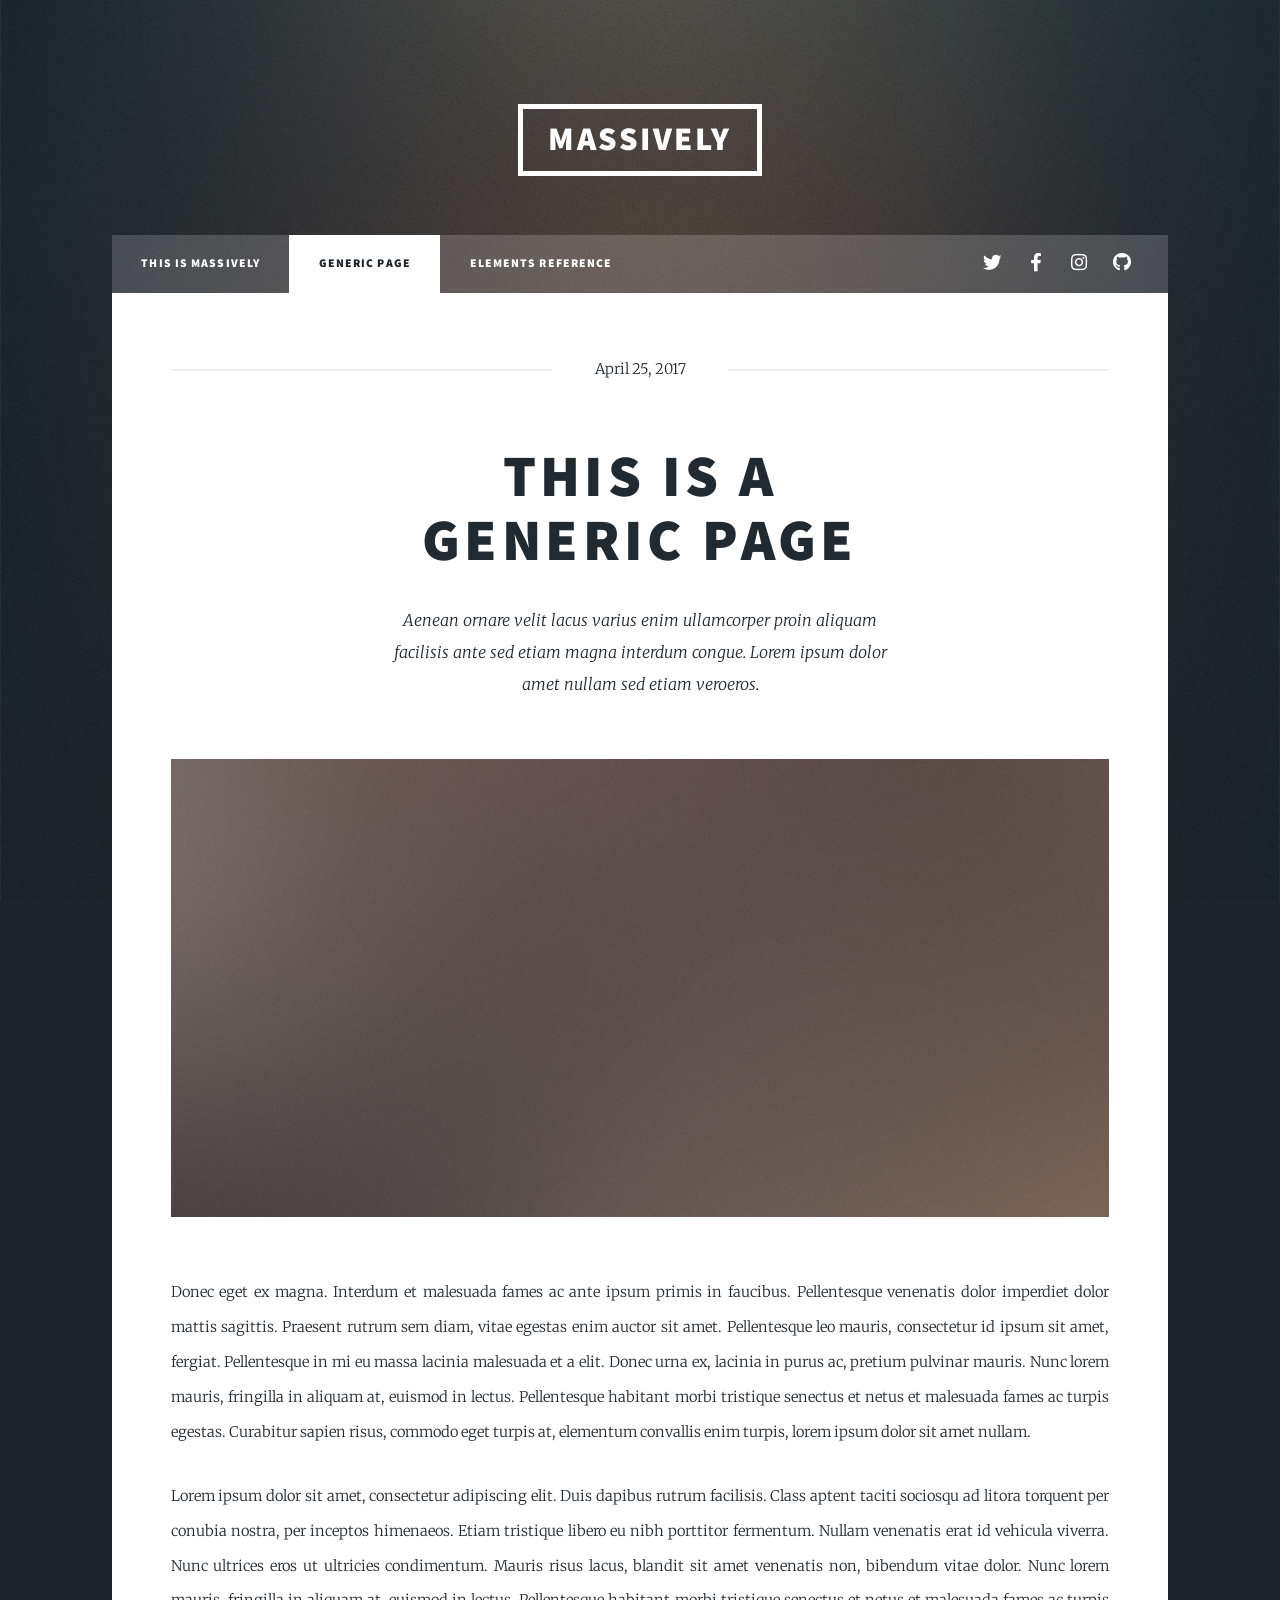
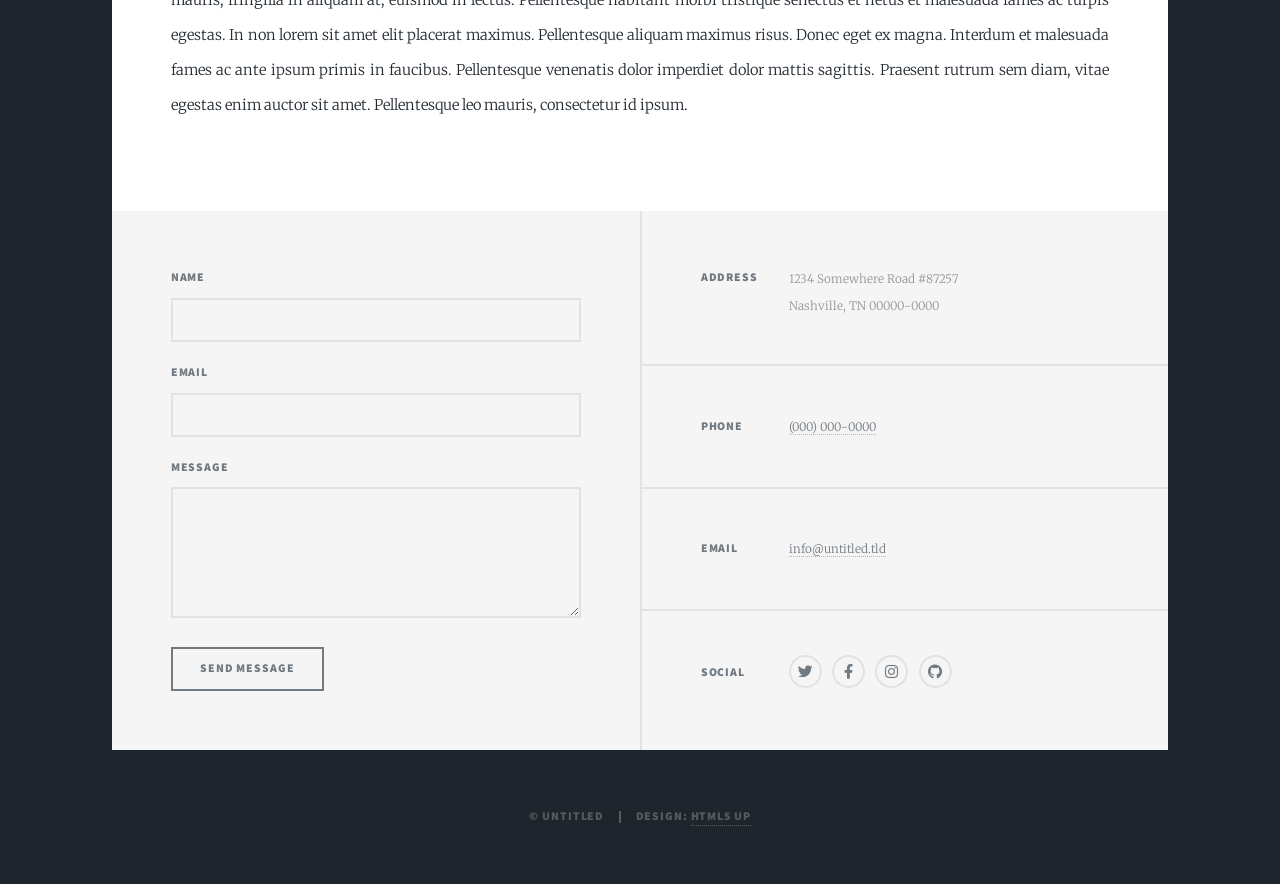
<file: generic.html>
<!DOCTYPE HTML>
<!--
	Massively by HTML5 UP
	html5up.net | @ajlkn
	Free for personal and commercial use under the CCA 3.0 license (html5up.net/license)
-->
<html>
	<head>
		<title>Generic Page - Massively by HTML5 UP</title>
		<meta charset="utf-8" />
		<meta name="viewport" content="width=device-width, initial-scale=1, user-scalable=no" />
		<link rel="stylesheet" href="assets/css/main.css" />
		<noscript><link rel="stylesheet" href="assets/css/noscript.css" /></noscript>
	</head>
	<body class="is-preload">

		<!-- Wrapper -->
			<div id="wrapper">

				<!-- Header -->
					<header id="header">
						<a href="index.html" class="logo">Massively</a>
					</header>

				<!-- Nav -->
					<nav id="nav">
						<ul class="links">
							<li><a href="index.html">This is Massively</a></li>
							<li class="active"><a href="generic.html">Generic Page</a></li>
							<li><a href="elements.html">Elements Reference</a></li>
						</ul>
						<ul class="icons">
							<li><a href="#" class="icon brands fa-twitter"><span class="label">Twitter</span></a></li>
							<li><a href="#" class="icon brands fa-facebook-f"><span class="label">Facebook</span></a></li>
							<li><a href="#" class="icon brands fa-instagram"><span class="label">Instagram</span></a></li>
							<li><a href="#" class="icon brands fa-github"><span class="label">GitHub</span></a></li>
						</ul>
					</nav>

				<!-- Main -->
					<div id="main">

						<!-- Post -->
							<section class="post">
								<header class="major">
									<span class="date">April 25, 2017</span>
									<h1>This is a<br />
									Generic Page</h1>
									<p>Aenean ornare velit lacus varius enim ullamcorper proin aliquam<br />
									facilisis ante sed etiam magna interdum congue. Lorem ipsum dolor<br />
									amet nullam sed etiam veroeros.</p>
								</header>
								<div class="image main"><img src="images/pic01.jpg" alt="" /></div>
								<p>Donec eget ex magna. Interdum et malesuada fames ac ante ipsum primis in faucibus. Pellentesque venenatis dolor imperdiet dolor mattis sagittis. Praesent rutrum sem diam, vitae egestas enim auctor sit amet. Pellentesque leo mauris, consectetur id ipsum sit amet, fergiat. Pellentesque in mi eu massa lacinia malesuada et a elit. Donec urna ex, lacinia in purus ac, pretium pulvinar mauris. Nunc lorem mauris, fringilla in aliquam at, euismod in lectus. Pellentesque habitant morbi tristique senectus et netus et malesuada fames ac turpis egestas. Curabitur sapien risus, commodo eget turpis at, elementum convallis enim turpis, lorem ipsum dolor sit amet nullam.</p>
								<p>Lorem ipsum dolor sit amet, consectetur adipiscing elit. Duis dapibus rutrum facilisis. Class aptent taciti sociosqu ad litora torquent per conubia nostra, per inceptos himenaeos. Etiam tristique libero eu nibh porttitor fermentum. Nullam venenatis erat id vehicula viverra. Nunc ultrices eros ut ultricies condimentum. Mauris risus lacus, blandit sit amet venenatis non, bibendum vitae dolor. Nunc lorem mauris, fringilla in aliquam at, euismod in lectus. Pellentesque habitant morbi tristique senectus et netus et malesuada fames ac turpis egestas. In non lorem sit amet elit placerat maximus. Pellentesque aliquam maximus risus. Donec eget ex magna. Interdum et malesuada fames ac ante ipsum primis in faucibus. Pellentesque venenatis dolor imperdiet dolor mattis sagittis. Praesent rutrum sem diam, vitae egestas enim auctor sit amet. Pellentesque leo mauris, consectetur id ipsum.</p>
							</section>

					</div>

				<!-- Footer -->
					<footer id="footer">
						<section>
							<form method="post" action="#">
								<div class="fields">
									<div class="field">
										<label for="name">Name</label>
										<input type="text" name="name" id="name" />
									</div>
									<div class="field">
										<label for="email">Email</label>
										<input type="text" name="email" id="email" />
									</div>
									<div class="field">
										<label for="message">Message</label>
										<textarea name="message" id="message" rows="3"></textarea>
									</div>
								</div>
								<ul class="actions">
									<li><input type="submit" value="Send Message" /></li>
								</ul>
							</form>
						</section>
						<section class="split contact">
							<section class="alt">
								<h3>Address</h3>
								<p>1234 Somewhere Road #87257<br />
								Nashville, TN 00000-0000</p>
							</section>
							<section>
								<h3>Phone</h3>
								<p><a href="#">(000) 000-0000</a></p>
							</section>
							<section>
								<h3>Email</h3>
								<p><a href="#">info@untitled.tld</a></p>
							</section>
							<section>
								<h3>Social</h3>
								<ul class="icons alt">
									<li><a href="#" class="icon brands alt fa-twitter"><span class="label">Twitter</span></a></li>
									<li><a href="#" class="icon brands alt fa-facebook-f"><span class="label">Facebook</span></a></li>
									<li><a href="#" class="icon brands alt fa-instagram"><span class="label">Instagram</span></a></li>
									<li><a href="#" class="icon brands alt fa-github"><span class="label">GitHub</span></a></li>
								</ul>
							</section>
						</section>
					</footer>

				<!-- Copyright -->
					<div id="copyright">
						<ul><li>&copy; Untitled</li><li>Design: <a href="https://html5up.net">HTML5 UP</a></li></ul>
					</div>

			</div>

		<!-- Scripts -->
			<script src="assets/js/jquery.min.js"></script>
			<script src="assets/js/jquery.scrollex.min.js"></script>
			<script src="assets/js/jquery.scrolly.min.js"></script>
			<script src="assets/js/browser.min.js"></script>
			<script src="assets/js/breakpoints.min.js"></script>
			<script src="assets/js/util.js"></script>
			<script src="assets/js/main.js"></script>

	</body>
</html>
</file>
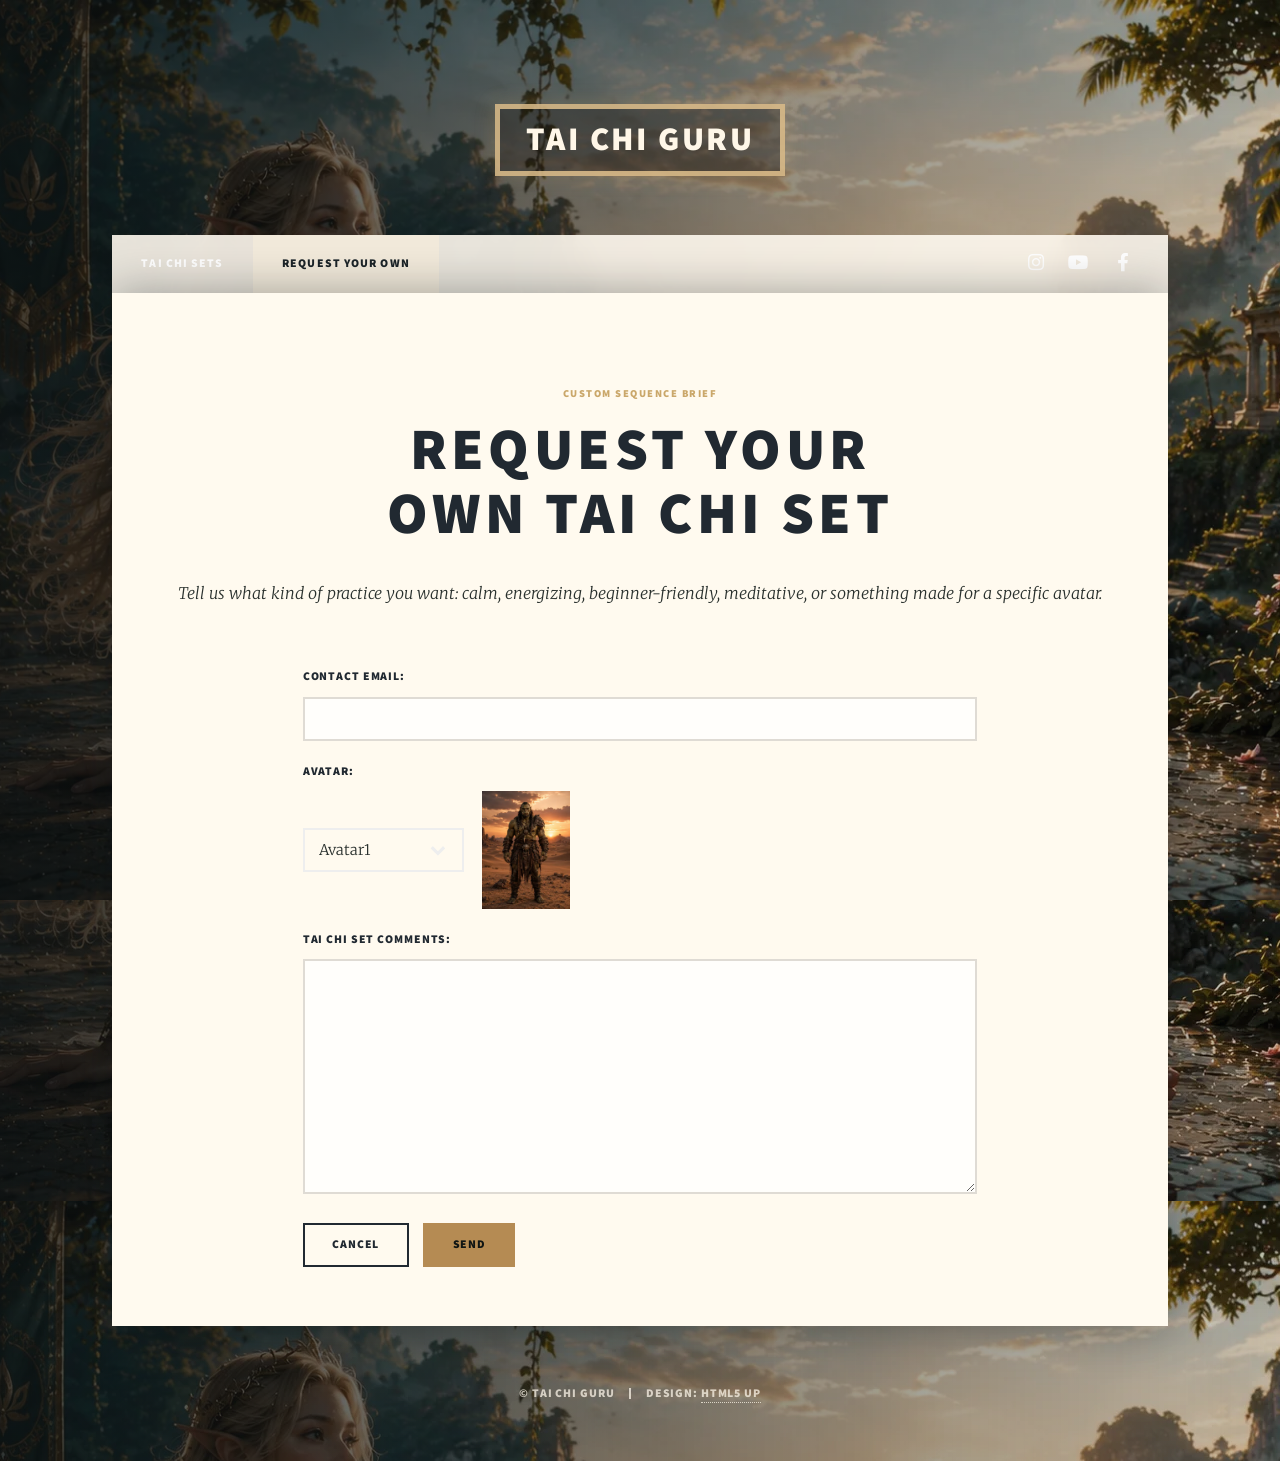
<file: request.html>
<!DOCTYPE HTML>
<!--
	Massively by HTML5 UP
	html5up.net | @ajlkn
	Free for personal and commercial use under the CCA 3.0 license (html5up.net/license)
-->
<html>
	<head>
		<title>Request Tai Chi Set - Tai Chi Guru</title>
		<meta charset="utf-8" />
		<meta name="viewport" content="width=device-width, initial-scale=1, user-scalable=no" />
		<link rel="icon" href="favicon.ico" sizes="any" />
		<link rel="icon" type="image/png" sizes="32x32" href="images/favicon-32x32.png" />
		<link rel="icon" type="image/png" sizes="16x16" href="images/favicon-16x16.png" />
		<link rel="apple-touch-icon" sizes="180x180" href="images/apple-touch-icon.png" />
		<link rel="manifest" href="site.webmanifest" />
		<link rel="stylesheet" href="assets/css/main.css" />
		<link rel="stylesheet" href="assets/css/tai-chi-guru.css" />
		<noscript><link rel="stylesheet" href="assets/css/noscript.css" /></noscript>
	</head>
	<body class="is-preload request-page">

		<!-- Wrapper -->
			<div id="wrapper">

				<!-- Header -->
					<header id="header">
						<a href="index.html" class="logo">Tai Chi Guru</a>
					</header>

				<!-- Nav -->
					<nav id="nav">
						<ul class="links">
							<li><a href="index.html">Tai Chi Sets</a></li>
							<li class="active"><a href="request.html">Request Your Own</a></li>
						</ul>
						<ul class="icons">
							<li><a href="#" class="icon brands fa-instagram"><span class="label">Instagram</span></a></li>
							<li><a href="#" class="icon brands fa-youtube"><span class="label">YouTube</span></a></li>
							<li><a href="#" class="icon brands fa-facebook-f"><span class="label">Facebook</span></a></li>
						</ul>
					</nav>

				<!-- Main -->
					<div id="main">

						<!-- Request Form -->
							<section class="post request-shell">
								<header class="major">
									<p class="eyebrow">Custom sequence brief</p>
									<h1>Request Your<br />
									Own Tai Chi Set</h1>
									<p>Tell us what kind of practice you want: calm, energizing, beginner-friendly, meditative, or something made for a specific avatar.</p>
								</header>
								<div class="request-status request-status-success" id="request-success">
									Your request was sent. Thank you.
								</div>
								<div class="request-status request-status-error" id="request-error">
									Your request could not be sent. Please try again.
								</div>
								<form id="request-set-form" method="post" action="send-request.php">
									<div class="fields">
										<div class="field hidden-field" aria-hidden="true">
											<label for="website">Website</label>
											<input type="text" name="website" id="website" tabindex="-1" autocomplete="off" />
										</div>
										<div class="field">
											<label for="contact-email">Contact email:</label>
											<input type="email" name="contact-email" id="contact-email" required />
										</div>
										<div class="field avatar-field">
											<label for="avatar-name">Avatar:</label>
											<div class="avatar-picker">
												<div class="select-wrapper">
													<select name="avatar-name" id="avatar-name">
														<option value="Avatar1">Avatar1</option>
														<option value="Avatar2">Avatar2</option>
														<option value="Avatar3">Avatar3</option>
														<option value="Avatar4">Avatar4</option>
														<option value="Avatar5">Avatar5</option>
														<option value="Avatar6">Avatar6</option>
														<option value="Avatar7">Avatar7</option>
														<option value="Avatar8">Avatar8</option>
														<option value="Avatar9">Avatar9</option>
													</select>
												</div>
												<img src="images/avatars/avatar-01.webp" alt="Selected avatar preview" id="avatar-preview" loading="lazy" decoding="async" />
											</div>
										</div>
										<div class="field">
											<label for="tai-chi-comments">Tai Chi set comments:</label>
											<textarea name="tai-chi-comments" id="tai-chi-comments" rows="6" required></textarea>
										</div>
									</div>
									<ul class="actions">
										<li><a href="index.html" class="button">Cancel</a></li>
										<li><input type="submit" value="Send" class="primary" id="request-submit" /></li>
									</ul>
								</form>
							</section>

					</div>

				<!-- Copyright -->
					<div id="copyright">
						<ul><li>&copy; Tai Chi Guru</li><li>Design: <a href="https://html5up.net">HTML5 UP</a></li></ul>
					</div>

			</div>

		<!-- Scripts -->
			<script src="assets/js/jquery.min.js"></script>
			<script src="assets/js/jquery.scrollex.min.js"></script>
			<script src="assets/js/jquery.scrolly.min.js"></script>
			<script src="assets/js/browser.min.js"></script>
			<script src="assets/js/breakpoints.min.js"></script>
			<script src="assets/js/util.js"></script>
			<script src="assets/js/main.js"></script>
			<script src="assets/js/request-config.js"></script>
			<script src="assets/js/request-form.js"></script>

	</body>
</html>
</file>
<file: assets/css/tai-chi-guru.css>
body {
	background-color: #11130f;
	color: #29302d;
}

body:before {
	background: rgba(12, 15, 16, 0.18);
}

#wrapper > .bg {
	background-image: linear-gradient(90deg, rgba(10, 15, 18, 0.66), rgba(10, 15, 18, 0.18) 58%, rgba(10, 15, 18, 0.48)), url("../../images/request-background-1280.jpg");
	background-image: linear-gradient(90deg, rgba(10, 15, 18, 0.66), rgba(10, 15, 18, 0.18) 58%, rgba(10, 15, 18, 0.48)), image-set(url("../../images/request-background-1280.webp") type("image/webp"), url("../../images/request-background-1280.jpg") type("image/jpeg"));
	background-position: center center;
	background-size: cover;
}

#intro {
	align-items: flex-start;
	justify-content: center;
	min-height: 100vh;
	padding: 7rem 4rem 6rem 4rem;
	text-align: left;
}

#intro h1 {
	color: #fff8eb;
	font-size: 5.3rem;
	line-height: 0.95;
	text-shadow: 0 0.15rem 1.25rem rgba(0, 0, 0, 0.55);
}

#intro p {
	color: rgba(255, 248, 235, 0.92);
	font-size: 1.15rem;
	max-width: 44rem;
	text-align: left;
	text-shadow: 0 0.1rem 0.9rem rgba(0, 0, 0, 0.75);
}

#intro .eyebrow,
.eyebrow {
	color: #caa76a;
	font-family: "Source Sans Pro", Helvetica, sans-serif;
	font-size: 0.72rem;
	font-style: normal;
	font-weight: 900;
	letter-spacing: 0.14em;
	margin: 0 0 0.85rem 0;
	text-transform: uppercase;
}

#intro a {
	color: #ffe6ad;
	border-bottom-color: rgba(255, 230, 173, 0.45);
}

#intro .actions {
	justify-content: flex-start;
}

#header .logo {
	color: #fff7e8 !important;
	border-color: rgba(234, 202, 147, 0.8) !important;
	background: rgba(24, 22, 18, 0.35);
	box-shadow: 0 0 1.3rem rgba(202, 167, 106, 0.22);
}

#nav {
	background: rgba(255, 250, 240, 0.9);
	backdrop-filter: blur(12px);
}

#nav ul.links li.active a {
	background-color: rgba(202, 167, 106, 0.24);
	color: #1b2428;
}

#navPanelToggle {
	background: rgba(13, 18, 18, 0.72);
	box-shadow: 0 0 1rem rgba(0, 0, 0, 0.2);
	color: #fff8eb !important;
}

#navPanelToggle:before {
	color: #caa76a;
}

#main {
	background: #fffaf0;
	box-shadow: 0 0 3rem rgba(7, 12, 14, 0.35);
}

#main > .post,
#main > .posts > article {
	background: linear-gradient(180deg, #fffdf8 0%, #f8efe2 100%);
}

.tai-feature header.major p {
	max-width: 42rem;
}

.image.main img,
.image.main picture,
.tai-set-grid .image.fit picture,
.tai-set-grid .image.fit img,
.tai-video-player video {
	display: block;
	object-fit: cover;
	width: 100%;
}

.image.main img,
.image.main.tai-video-player video {
	max-height: 36rem;
}

.tai-set-grid .image.fit {
	aspect-ratio: 16 / 10;
	background: #171915;
}

.tai-set-grid .image.fit img {
	height: 100%;
}

.tai-set-grid .image.fit picture {
	height: 100%;
}

.tai-video-player video {
	display: block;
	height: 100%;
	background: #171915;
}

.tai-set-grid article {
	border-color: rgba(112, 82, 46, 0.22) !important;
}

.tai-set-grid article h2 a,
.tai-feature h2 a,
.tai-request-band h2 {
	color: #1e292c;
}

.tai-set-grid .date,
.tai-feature .date {
	color: #9d7445;
	font-weight: 900;
	letter-spacing: 0.12em;
	text-transform: uppercase;
}

.tai-avatar-band {
	background: #fffdf8;
}

.tai-avatar-band header {
	margin: 0 0 1.5rem 0;
	text-align: center;
}

.tai-avatar-band h2 {
	color: #1e292c;
	margin-bottom: 0;
}

.tai-avatar-list {
	display: flex;
	gap: 1rem;
	list-style: none;
	margin: 0;
	overflow-x: auto;
	padding: 0 0 0.75rem 0;
	scroll-snap-type: x proximity;
}

.tai-avatar-list li {
	flex: 0 0 clamp(9rem, 18vw, 13rem);
	margin: 0;
	scroll-snap-align: start;
}

.tai-avatar-list a {
	border: 0;
	display: block;
}

.tai-avatar-list img {
	aspect-ratio: 3 / 4;
	background: #171915;
	display: block;
	height: auto;
	object-fit: cover;
	transition: transform 0.2s ease, filter 0.2s ease;
	width: 100%;
}

.tai-avatar-list a:hover img {
	filter: brightness(1.05);
	transform: translateY(-0.15rem);
}

.tai-request-band {
	align-items: center;
	background: linear-gradient(135deg, #173133 0%, #39563e 52%, #b58b53 100%);
	color: #fff8eb;
	display: flex;
	gap: 2rem;
	justify-content: space-between;
	padding: 3rem 4rem;
}

.tai-request-band h2,
.tai-request-band p {
	color: #fff8eb;
	margin-bottom: 0.75rem;
}

.tai-request-band .actions {
	margin: 0;
	white-space: nowrap;
}

.button.primary,
input[type="submit"].primary {
	background-color: #b58b53 !important;
	box-shadow: none;
	color: #101513 !important;
}

.button.primary:hover,
input[type="submit"].primary:hover {
	background-color: #d2a764 !important;
}

.request-page {
	background-image: linear-gradient(90deg, rgba(12, 17, 18, 0.78), rgba(12, 17, 18, 0.22)), url("../../images/request-sunrise.png");
	background-image: linear-gradient(90deg, rgba(12, 17, 18, 0.78), rgba(12, 17, 18, 0.22)), image-set(url("../../images/request-sunrise.webp") type("image/webp"), url("../../images/request-sunrise.png") type("image/png"));
	background-position: center center;
}

.request-page #wrapper > .bg {
	background-image: linear-gradient(90deg, rgba(12, 17, 18, 0.78), rgba(12, 17, 18, 0.22)), url("../../images/request-sunrise.png");
	background-image: linear-gradient(90deg, rgba(12, 17, 18, 0.78), rgba(12, 17, 18, 0.22)), image-set(url("../../images/request-sunrise.webp") type("image/webp"), url("../../images/request-sunrise.png") type("image/png"));
	background-position: center center;
}

.request-shell {
	background: rgba(255, 250, 240, 0.95) !important;
}

.request-shell form {
	max-width: 46rem;
	margin: 0 auto;
}

.avatar-picker {
	align-items: center;
	display: flex;
	gap: 1.25rem;
}

.avatar-picker .select-wrapper {
	flex: 0 0 11rem;
}

.avatar-picker img {
	aspect-ratio: 3 / 4;
	background: #171915;
	display: block;
	height: auto;
	object-fit: cover;
	width: 6rem;
}

.request-status {
	border: 1px solid rgba(81, 60, 38, 0.18);
	display: none;
	font-family: "Source Sans Pro", Helvetica, sans-serif;
	font-size: 0.9rem;
	font-weight: 900;
	letter-spacing: 0.08em;
	margin: 0 auto 2rem auto;
	max-width: 46rem;
	padding: 1rem 1.25rem;
	text-transform: uppercase;
}

.request-status-success {
	background: rgba(57, 86, 62, 0.12);
	color: #39563e;
}

.request-status-error {
	background: rgba(181, 83, 83, 0.12);
	color: #8c3333;
}

.hidden-field {
	height: 0;
	margin: 0;
	opacity: 0;
	overflow: hidden;
	pointer-events: none;
	position: absolute;
	width: 0;
}

input[type="text"],
input[type="email"],
textarea {
	background: rgba(255, 255, 255, 0.78);
	border-color: rgba(81, 60, 38, 0.18);
}

#footer {
	background: rgba(248, 239, 226, 0.94);
}

#copyright {
	color: rgba(255, 248, 235, 0.72);
}

@media screen and (max-width: 980px) {
	#intro {
		padding: 6rem 2rem 4rem 2rem;
	}

	#intro h1 {
		font-size: 4rem;
	}

	.tai-request-band {
		align-items: flex-start;
		flex-direction: column;
		padding: 2.25rem;
	}

	.tai-request-band .actions {
		white-space: normal;
	}
}

@media screen and (max-width: 736px) {
	#wrapper > .bg {
		background-image: linear-gradient(90deg, rgba(10, 15, 18, 0.66), rgba(10, 15, 18, 0.18) 58%, rgba(10, 15, 18, 0.48)), url("../../images/request-background-768.jpg");
		background-image: linear-gradient(90deg, rgba(10, 15, 18, 0.66), rgba(10, 15, 18, 0.18) 58%, rgba(10, 15, 18, 0.48)), image-set(url("../../images/request-background-768.webp") type("image/webp"), url("../../images/request-background-768.jpg") type("image/jpeg"));
	}
}

@media screen and (max-width: 736px) {
	#intro {
		align-items: center;
		min-height: 92vh;
		text-align: center;
	}

	#intro h1 {
		font-size: 3rem;
	}

	#intro p {
		font-size: 1rem;
		text-align: center;
	}

	#intro .actions {
		justify-content: center;
	}

	.tai-request-band {
		padding: 1.75rem;
	}
}
</file>
<file: assets/css/main.css>
@import url(fontawesome-all.min.css);
@import url("https://fonts.googleapis.com/css?family=Merriweather:300,700,300italic,700italic|Source+Sans+Pro:900");

/*
	Massively by HTML5 UP
	html5up.net | @ajlkn
	Free for personal and commercial use under the CCA 3.0 license (html5up.net/license)
*/

html, body, div, span, applet, object,
iframe, h1, h2, h3, h4, h5, h6, p, blockquote,
pre, a, abbr, acronym, address, big, cite,
code, del, dfn, em, img, ins, kbd, q, s, samp,
small, strike, strong, sub, sup, tt, var, b,
u, i, center, dl, dt, dd, ol, ul, li, fieldset,
form, label, legend, table, caption, tbody,
tfoot, thead, tr, th, td, article, aside,
canvas, details, embed, figure, figcaption,
footer, header, hgroup, menu, nav, output, ruby,
section, summary, time, mark, audio, video {
	margin: 0;
	padding: 0;
	border: 0;
	font-size: 100%;
	font: inherit;
	vertical-align: baseline;}

article, aside, details, figcaption, figure,
footer, header, hgroup, menu, nav, section {
	display: block;}

body {
	line-height: 1;
}

ol, ul {
	list-style: none;
}

blockquote, q {
	quotes: none;
}

	blockquote:before, blockquote:after, q:before, q:after {
		content: '';
		content: none;
	}

table {
	border-collapse: collapse;
	border-spacing: 0;
}

body {
	-webkit-text-size-adjust: none;
}

mark {
	background-color: transparent;
	color: inherit;
}

input::-moz-focus-inner {
	border: 0;
	padding: 0;
}

input, select, textarea {
	-moz-appearance: none;
	-webkit-appearance: none;
	-ms-appearance: none;
	appearance: none;
}

/* Basic */

	@-ms-viewport {
		width: device-width;
	}

	body {
		-ms-overflow-style: scrollbar;
	}

	@media screen and (max-width: 480px) {

		html, body {
			min-width: 320px;
		}

	}

	html {
		box-sizing: border-box;
	}

	*, *:before, *:after {
		box-sizing: inherit;
	}

	body {
		background-color: #1e252d;
	}

		body.is-preload *, body.is-preload *:before, body.is-preload *:after {
			-moz-animation: none !important;
			-webkit-animation: none !important;
			-ms-animation: none !important;
			animation: none !important;
			-moz-transition: none !important;
			-webkit-transition: none !important;
			-ms-transition: none !important;
			transition: none !important;
		}

/* Type */

	html {
		font-size: 16pt;
	}

		@media screen and (max-width: 1680px) {

			html {
				font-size: 12pt;
			}

		}

		@media screen and (max-width: 1280px) {

			html {
				font-size: 11pt;
			}

		}

		@media screen and (max-width: 360px) {

			html {
				font-size: 10pt;
			}

		}

	body {
		color: #212931;
	}

	body, input, select, textarea {
		font-family: "Merriweather", Georgia, serif;
		font-weight: 300;
		font-size: 1rem;
		line-height: 2.375;
	}

	a {
		-moz-transition: color 0.2s ease-in-out, background-color 0.2s ease-in-out, border-color 0.2s ease-in-out, box-shadow 0.2s ease-in-out;
		-webkit-transition: color 0.2s ease-in-out, background-color 0.2s ease-in-out, border-color 0.2s ease-in-out, box-shadow 0.2s ease-in-out;
		-ms-transition: color 0.2s ease-in-out, background-color 0.2s ease-in-out, border-color 0.2s ease-in-out, box-shadow 0.2s ease-in-out;
		transition: color 0.2s ease-in-out, background-color 0.2s ease-in-out, border-color 0.2s ease-in-out, box-shadow 0.2s ease-in-out;
		border-bottom: dotted 1px;
		text-decoration: none;
	}

		a:hover {
			border-bottom-color: transparent;
		}

	strong, b {
		font-weight: 600;
	}

	em, i {
		font-style: italic;
	}

	p {
		text-align: justify;
		margin: 0 0 2rem 0;
	}

	h1, h2, h3, h4, h5, h6 {
		font-family: "Source Sans Pro", Helvetica, sans-serif;
		font-weight: 900;
		line-height: 1.5;
		letter-spacing: 0.075em;
		text-transform: uppercase;
		margin: 0 0 1rem 0;
	}

		h1 a, h2 a, h3 a, h4 a, h5 a, h6 a {
			border-bottom: 0;
			color: inherit;
			text-decoration: none;
		}

	h1 {
		font-size: 4rem;
		line-height: 1.1;
		margin: 0 0 2rem 0;
	}

	h2 {
		font-size: 1.75rem;
		line-height: 1.3;
		margin: 0 0 1.5rem 0;
	}

	h3 {
		font-size: 1.25rem;
		margin: 0 0 1.5rem 0;
	}

	h4 {
		font-size: 1rem;
	}

	h5 {
		font-size: 0.9rem;
	}

	h6 {
		font-size: 0.8rem;
	}

	sub {
		font-size: 0.8rem;
		position: relative;
		top: 0.5rem;
	}

	sup {
		font-size: 0.8rem;
		position: relative;
		top: -0.5rem;
	}

	blockquote {
		border-left: solid 4px;
		font-style: italic;
		margin: 0 0 2rem 0;
		padding: 0.5rem 0 0.5rem 2rem;
	}

	code {
		border: solid 2px;
		font-family: "Courier New", monospace;
		font-size: 0.9rem;
		margin: 0 0.25rem;
		padding: 0.25rem 0.65rem;
	}

	pre {
		-webkit-overflow-scrolling: touch;
		font-family: "Courier New", monospace;
		font-size: 0.9rem;
		margin: 0 0 2rem 0;
	}

		pre code {
			display: block;
			line-height: 1.75;
			padding: 1rem 1.5rem;
			overflow-x: auto;
		}

	hr {
		border: 0;
		border-bottom: solid 2px;
		margin: 3rem 0;
	}

		hr.major {
			margin: 5rem 0;
		}

	.align-left {
		text-align: left;
	}

	.align-center {
		text-align: center;
	}

	.align-right {
		text-align: right;
	}

	input, select, textarea {
		color: #212931;
	}

	a {
		color: #212931;
		border-bottom-color: rgba(33, 41, 49, 0.5);
	}

		a:hover {
			border-bottom-color: transparent;
			color: #18bfef !important;
		}

	strong, b {
		color: #212931;
	}

	h1, h2, h3, h4, h5, h6 {
		color: #212931;
	}

	blockquote {
		border-left-color: #eeeeee;
	}

	code {
		background: rgba(220, 220, 220, 0.25);
		border-color: #eeeeee;
	}

	hr {
		border-bottom-color: #eeeeee;
	}

/* Row */

	.row {
		display: flex;
		flex-wrap: wrap;
		box-sizing: border-box;
		align-items: stretch;
	}

		.row > * {
			box-sizing: border-box;
		}

		.row.gtr-uniform > * > :last-child {
			margin-bottom: 0;
		}

		.row.aln-left {
			justify-content: flex-start;
		}

		.row.aln-center {
			justify-content: center;
		}

		.row.aln-right {
			justify-content: flex-end;
		}

		.row.aln-top {
			align-items: flex-start;
		}

		.row.aln-middle {
			align-items: center;
		}

		.row.aln-bottom {
			align-items: flex-end;
		}

		.row > .imp {
			order: -1;
		}

		.row > .col-1 {
			width: 8.33333%;
		}

		.row > .off-1 {
			margin-left: 8.33333%;
		}

		.row > .col-2 {
			width: 16.66667%;
		}

		.row > .off-2 {
			margin-left: 16.66667%;
		}

		.row > .col-3 {
			width: 25%;
		}

		.row > .off-3 {
			margin-left: 25%;
		}

		.row > .col-4 {
			width: 33.33333%;
		}

		.row > .off-4 {
			margin-left: 33.33333%;
		}

		.row > .col-5 {
			width: 41.66667%;
		}

		.row > .off-5 {
			margin-left: 41.66667%;
		}

		.row > .col-6 {
			width: 50%;
		}

		.row > .off-6 {
			margin-left: 50%;
		}

		.row > .col-7 {
			width: 58.33333%;
		}

		.row > .off-7 {
			margin-left: 58.33333%;
		}

		.row > .col-8 {
			width: 66.66667%;
		}

		.row > .off-8 {
			margin-left: 66.66667%;
		}

		.row > .col-9 {
			width: 75%;
		}

		.row > .off-9 {
			margin-left: 75%;
		}

		.row > .col-10 {
			width: 83.33333%;
		}

		.row > .off-10 {
			margin-left: 83.33333%;
		}

		.row > .col-11 {
			width: 91.66667%;
		}

		.row > .off-11 {
			margin-left: 91.66667%;
		}

		.row > .col-12 {
			width: 100%;
		}

		.row > .off-12 {
			margin-left: 100%;
		}

		.row.gtr-0 {
			margin-top: 0;
			margin-left: 0rem;
		}

			.row.gtr-0 > * {
				padding: 0 0 0 0rem;
			}

			.row.gtr-0.gtr-uniform {
				margin-top: 0rem;
			}

				.row.gtr-0.gtr-uniform > * {
					padding-top: 0rem;
				}

		.row.gtr-25 {
			margin-top: 0;
			margin-left: -0.375rem;
		}

			.row.gtr-25 > * {
				padding: 0 0 0 0.375rem;
			}

			.row.gtr-25.gtr-uniform {
				margin-top: -0.375rem;
			}

				.row.gtr-25.gtr-uniform > * {
					padding-top: 0.375rem;
				}

		.row.gtr-50 {
			margin-top: 0;
			margin-left: -0.75rem;
		}

			.row.gtr-50 > * {
				padding: 0 0 0 0.75rem;
			}

			.row.gtr-50.gtr-uniform {
				margin-top: -0.75rem;
			}

				.row.gtr-50.gtr-uniform > * {
					padding-top: 0.75rem;
				}

		.row {
			margin-top: 0;
			margin-left: -1.5rem;
		}

			.row > * {
				padding: 0 0 0 1.5rem;
			}

			.row.gtr-uniform {
				margin-top: -1.5rem;
			}

				.row.gtr-uniform > * {
					padding-top: 1.5rem;
				}

		.row.gtr-150 {
			margin-top: 0;
			margin-left: -2.25rem;
		}

			.row.gtr-150 > * {
				padding: 0 0 0 2.25rem;
			}

			.row.gtr-150.gtr-uniform {
				margin-top: -2.25rem;
			}

				.row.gtr-150.gtr-uniform > * {
					padding-top: 2.25rem;
				}

		.row.gtr-200 {
			margin-top: 0;
			margin-left: -3rem;
		}

			.row.gtr-200 > * {
				padding: 0 0 0 3rem;
			}

			.row.gtr-200.gtr-uniform {
				margin-top: -3rem;
			}

				.row.gtr-200.gtr-uniform > * {
					padding-top: 3rem;
				}

		@media screen and (max-width: 1680px) {

			.row {
				display: flex;
				flex-wrap: wrap;
				box-sizing: border-box;
				align-items: stretch;
			}

				.row > * {
					box-sizing: border-box;
				}

				.row.gtr-uniform > * > :last-child {
					margin-bottom: 0;
				}

				.row.aln-left {
					justify-content: flex-start;
				}

				.row.aln-center {
					justify-content: center;
				}

				.row.aln-right {
					justify-content: flex-end;
				}

				.row.aln-top {
					align-items: flex-start;
				}

				.row.aln-middle {
					align-items: center;
				}

				.row.aln-bottom {
					align-items: flex-end;
				}

				.row > .imp-xlarge {
					order: -1;
				}

				.row > .col-1-xlarge {
					width: 8.33333%;
				}

				.row > .off-1-xlarge {
					margin-left: 8.33333%;
				}

				.row > .col-2-xlarge {
					width: 16.66667%;
				}

				.row > .off-2-xlarge {
					margin-left: 16.66667%;
				}

				.row > .col-3-xlarge {
					width: 25%;
				}

				.row > .off-3-xlarge {
					margin-left: 25%;
				}

				.row > .col-4-xlarge {
					width: 33.33333%;
				}

				.row > .off-4-xlarge {
					margin-left: 33.33333%;
				}

				.row > .col-5-xlarge {
					width: 41.66667%;
				}

				.row > .off-5-xlarge {
					margin-left: 41.66667%;
				}

				.row > .col-6-xlarge {
					width: 50%;
				}

				.row > .off-6-xlarge {
					margin-left: 50%;
				}

				.row > .col-7-xlarge {
					width: 58.33333%;
				}

				.row > .off-7-xlarge {
					margin-left: 58.33333%;
				}

				.row > .col-8-xlarge {
					width: 66.66667%;
				}

				.row > .off-8-xlarge {
					margin-left: 66.66667%;
				}

				.row > .col-9-xlarge {
					width: 75%;
				}

				.row > .off-9-xlarge {
					margin-left: 75%;
				}

				.row > .col-10-xlarge {
					width: 83.33333%;
				}

				.row > .off-10-xlarge {
					margin-left: 83.33333%;
				}

				.row > .col-11-xlarge {
					width: 91.66667%;
				}

				.row > .off-11-xlarge {
					margin-left: 91.66667%;
				}

				.row > .col-12-xlarge {
					width: 100%;
				}

				.row > .off-12-xlarge {
					margin-left: 100%;
				}

				.row.gtr-0 {
					margin-top: 0;
					margin-left: 0rem;
				}

					.row.gtr-0 > * {
						padding: 0 0 0 0rem;
					}

					.row.gtr-0.gtr-uniform {
						margin-top: 0rem;
					}

						.row.gtr-0.gtr-uniform > * {
							padding-top: 0rem;
						}

				.row.gtr-25 {
					margin-top: 0;
					margin-left: -0.375rem;
				}

					.row.gtr-25 > * {
						padding: 0 0 0 0.375rem;
					}

					.row.gtr-25.gtr-uniform {
						margin-top: -0.375rem;
					}

						.row.gtr-25.gtr-uniform > * {
							padding-top: 0.375rem;
						}

				.row.gtr-50 {
					margin-top: 0;
					margin-left: -0.75rem;
				}

					.row.gtr-50 > * {
						padding: 0 0 0 0.75rem;
					}

					.row.gtr-50.gtr-uniform {
						margin-top: -0.75rem;
					}

						.row.gtr-50.gtr-uniform > * {
							padding-top: 0.75rem;
						}

				.row {
					margin-top: 0;
					margin-left: -1.5rem;
				}

					.row > * {
						padding: 0 0 0 1.5rem;
					}

					.row.gtr-uniform {
						margin-top: -1.5rem;
					}

						.row.gtr-uniform > * {
							padding-top: 1.5rem;
						}

				.row.gtr-150 {
					margin-top: 0;
					margin-left: -2.25rem;
				}

					.row.gtr-150 > * {
						padding: 0 0 0 2.25rem;
					}

					.row.gtr-150.gtr-uniform {
						margin-top: -2.25rem;
					}

						.row.gtr-150.gtr-uniform > * {
							padding-top: 2.25rem;
						}

				.row.gtr-200 {
					margin-top: 0;
					margin-left: -3rem;
				}

					.row.gtr-200 > * {
						padding: 0 0 0 3rem;
					}

					.row.gtr-200.gtr-uniform {
						margin-top: -3rem;
					}

						.row.gtr-200.gtr-uniform > * {
							padding-top: 3rem;
						}

		}

		@media screen and (max-width: 1280px) {

			.row {
				display: flex;
				flex-wrap: wrap;
				box-sizing: border-box;
				align-items: stretch;
			}

				.row > * {
					box-sizing: border-box;
				}

				.row.gtr-uniform > * > :last-child {
					margin-bottom: 0;
				}

				.row.aln-left {
					justify-content: flex-start;
				}

				.row.aln-center {
					justify-content: center;
				}

				.row.aln-right {
					justify-content: flex-end;
				}

				.row.aln-top {
					align-items: flex-start;
				}

				.row.aln-middle {
					align-items: center;
				}

				.row.aln-bottom {
					align-items: flex-end;
				}

				.row > .imp-large {
					order: -1;
				}

				.row > .col-1-large {
					width: 8.33333%;
				}

				.row > .off-1-large {
					margin-left: 8.33333%;
				}

				.row > .col-2-large {
					width: 16.66667%;
				}

				.row > .off-2-large {
					margin-left: 16.66667%;
				}

				.row > .col-3-large {
					width: 25%;
				}

				.row > .off-3-large {
					margin-left: 25%;
				}

				.row > .col-4-large {
					width: 33.33333%;
				}

				.row > .off-4-large {
					margin-left: 33.33333%;
				}

				.row > .col-5-large {
					width: 41.66667%;
				}

				.row > .off-5-large {
					margin-left: 41.66667%;
				}

				.row > .col-6-large {
					width: 50%;
				}

				.row > .off-6-large {
					margin-left: 50%;
				}

				.row > .col-7-large {
					width: 58.33333%;
				}

				.row > .off-7-large {
					margin-left: 58.33333%;
				}

				.row > .col-8-large {
					width: 66.66667%;
				}

				.row > .off-8-large {
					margin-left: 66.66667%;
				}

				.row > .col-9-large {
					width: 75%;
				}

				.row > .off-9-large {
					margin-left: 75%;
				}

				.row > .col-10-large {
					width: 83.33333%;
				}

				.row > .off-10-large {
					margin-left: 83.33333%;
				}

				.row > .col-11-large {
					width: 91.66667%;
				}

				.row > .off-11-large {
					margin-left: 91.66667%;
				}

				.row > .col-12-large {
					width: 100%;
				}

				.row > .off-12-large {
					margin-left: 100%;
				}

				.row.gtr-0 {
					margin-top: 0;
					margin-left: 0rem;
				}

					.row.gtr-0 > * {
						padding: 0 0 0 0rem;
					}

					.row.gtr-0.gtr-uniform {
						margin-top: 0rem;
					}

						.row.gtr-0.gtr-uniform > * {
							padding-top: 0rem;
						}

				.row.gtr-25 {
					margin-top: 0;
					margin-left: -0.375rem;
				}

					.row.gtr-25 > * {
						padding: 0 0 0 0.375rem;
					}

					.row.gtr-25.gtr-uniform {
						margin-top: -0.375rem;
					}

						.row.gtr-25.gtr-uniform > * {
							padding-top: 0.375rem;
						}

				.row.gtr-50 {
					margin-top: 0;
					margin-left: -0.75rem;
				}

					.row.gtr-50 > * {
						padding: 0 0 0 0.75rem;
					}

					.row.gtr-50.gtr-uniform {
						margin-top: -0.75rem;
					}

						.row.gtr-50.gtr-uniform > * {
							padding-top: 0.75rem;
						}

				.row {
					margin-top: 0;
					margin-left: -1.5rem;
				}

					.row > * {
						padding: 0 0 0 1.5rem;
					}

					.row.gtr-uniform {
						margin-top: -1.5rem;
					}

						.row.gtr-uniform > * {
							padding-top: 1.5rem;
						}

				.row.gtr-150 {
					margin-top: 0;
					margin-left: -2.25rem;
				}

					.row.gtr-150 > * {
						padding: 0 0 0 2.25rem;
					}

					.row.gtr-150.gtr-uniform {
						margin-top: -2.25rem;
					}

						.row.gtr-150.gtr-uniform > * {
							padding-top: 2.25rem;
						}

				.row.gtr-200 {
					margin-top: 0;
					margin-left: -3rem;
				}

					.row.gtr-200 > * {
						padding: 0 0 0 3rem;
					}

					.row.gtr-200.gtr-uniform {
						margin-top: -3rem;
					}

						.row.gtr-200.gtr-uniform > * {
							padding-top: 3rem;
						}

		}

		@media screen and (max-width: 980px) {

			.row {
				display: flex;
				flex-wrap: wrap;
				box-sizing: border-box;
				align-items: stretch;
			}

				.row > * {
					box-sizing: border-box;
				}

				.row.gtr-uniform > * > :last-child {
					margin-bottom: 0;
				}

				.row.aln-left {
					justify-content: flex-start;
				}

				.row.aln-center {
					justify-content: center;
				}

				.row.aln-right {
					justify-content: flex-end;
				}

				.row.aln-top {
					align-items: flex-start;
				}

				.row.aln-middle {
					align-items: center;
				}

				.row.aln-bottom {
					align-items: flex-end;
				}

				.row > .imp-medium {
					order: -1;
				}

				.row > .col-1-medium {
					width: 8.33333%;
				}

				.row > .off-1-medium {
					margin-left: 8.33333%;
				}

				.row > .col-2-medium {
					width: 16.66667%;
				}

				.row > .off-2-medium {
					margin-left: 16.66667%;
				}

				.row > .col-3-medium {
					width: 25%;
				}

				.row > .off-3-medium {
					margin-left: 25%;
				}

				.row > .col-4-medium {
					width: 33.33333%;
				}

				.row > .off-4-medium {
					margin-left: 33.33333%;
				}

				.row > .col-5-medium {
					width: 41.66667%;
				}

				.row > .off-5-medium {
					margin-left: 41.66667%;
				}

				.row > .col-6-medium {
					width: 50%;
				}

				.row > .off-6-medium {
					margin-left: 50%;
				}

				.row > .col-7-medium {
					width: 58.33333%;
				}

				.row > .off-7-medium {
					margin-left: 58.33333%;
				}

				.row > .col-8-medium {
					width: 66.66667%;
				}

				.row > .off-8-medium {
					margin-left: 66.66667%;
				}

				.row > .col-9-medium {
					width: 75%;
				}

				.row > .off-9-medium {
					margin-left: 75%;
				}

				.row > .col-10-medium {
					width: 83.33333%;
				}

				.row > .off-10-medium {
					margin-left: 83.33333%;
				}

				.row > .col-11-medium {
					width: 91.66667%;
				}

				.row > .off-11-medium {
					margin-left: 91.66667%;
				}

				.row > .col-12-medium {
					width: 100%;
				}

				.row > .off-12-medium {
					margin-left: 100%;
				}

				.row.gtr-0 {
					margin-top: 0;
					margin-left: 0rem;
				}

					.row.gtr-0 > * {
						padding: 0 0 0 0rem;
					}

					.row.gtr-0.gtr-uniform {
						margin-top: 0rem;
					}

						.row.gtr-0.gtr-uniform > * {
							padding-top: 0rem;
						}

				.row.gtr-25 {
					margin-top: 0;
					margin-left: -0.375rem;
				}

					.row.gtr-25 > * {
						padding: 0 0 0 0.375rem;
					}

					.row.gtr-25.gtr-uniform {
						margin-top: -0.375rem;
					}

						.row.gtr-25.gtr-uniform > * {
							padding-top: 0.375rem;
						}

				.row.gtr-50 {
					margin-top: 0;
					margin-left: -0.75rem;
				}

					.row.gtr-50 > * {
						padding: 0 0 0 0.75rem;
					}

					.row.gtr-50.gtr-uniform {
						margin-top: -0.75rem;
					}

						.row.gtr-50.gtr-uniform > * {
							padding-top: 0.75rem;
						}

				.row {
					margin-top: 0;
					margin-left: -1.5rem;
				}

					.row > * {
						padding: 0 0 0 1.5rem;
					}

					.row.gtr-uniform {
						margin-top: -1.5rem;
					}

						.row.gtr-uniform > * {
							padding-top: 1.5rem;
						}

				.row.gtr-150 {
					margin-top: 0;
					margin-left: -2.25rem;
				}

					.row.gtr-150 > * {
						padding: 0 0 0 2.25rem;
					}

					.row.gtr-150.gtr-uniform {
						margin-top: -2.25rem;
					}

						.row.gtr-150.gtr-uniform > * {
							padding-top: 2.25rem;
						}

				.row.gtr-200 {
					margin-top: 0;
					margin-left: -3rem;
				}

					.row.gtr-200 > * {
						padding: 0 0 0 3rem;
					}

					.row.gtr-200.gtr-uniform {
						margin-top: -3rem;
					}

						.row.gtr-200.gtr-uniform > * {
							padding-top: 3rem;
						}

		}

		@media screen and (max-width: 736px) {

			.row {
				display: flex;
				flex-wrap: wrap;
				box-sizing: border-box;
				align-items: stretch;
			}

				.row > * {
					box-sizing: border-box;
				}

				.row.gtr-uniform > * > :last-child {
					margin-bottom: 0;
				}

				.row.aln-left {
					justify-content: flex-start;
				}

				.row.aln-center {
					justify-content: center;
				}

				.row.aln-right {
					justify-content: flex-end;
				}

				.row.aln-top {
					align-items: flex-start;
				}

				.row.aln-middle {
					align-items: center;
				}

				.row.aln-bottom {
					align-items: flex-end;
				}

				.row > .imp-small {
					order: -1;
				}

				.row > .col-1-small {
					width: 8.33333%;
				}

				.row > .off-1-small {
					margin-left: 8.33333%;
				}

				.row > .col-2-small {
					width: 16.66667%;
				}

				.row > .off-2-small {
					margin-left: 16.66667%;
				}

				.row > .col-3-small {
					width: 25%;
				}

				.row > .off-3-small {
					margin-left: 25%;
				}

				.row > .col-4-small {
					width: 33.33333%;
				}

				.row > .off-4-small {
					margin-left: 33.33333%;
				}

				.row > .col-5-small {
					width: 41.66667%;
				}

				.row > .off-5-small {
					margin-left: 41.66667%;
				}

				.row > .col-6-small {
					width: 50%;
				}

				.row > .off-6-small {
					margin-left: 50%;
				}

				.row > .col-7-small {
					width: 58.33333%;
				}

				.row > .off-7-small {
					margin-left: 58.33333%;
				}

				.row > .col-8-small {
					width: 66.66667%;
				}

				.row > .off-8-small {
					margin-left: 66.66667%;
				}

				.row > .col-9-small {
					width: 75%;
				}

				.row > .off-9-small {
					margin-left: 75%;
				}

				.row > .col-10-small {
					width: 83.33333%;
				}

				.row > .off-10-small {
					margin-left: 83.33333%;
				}

				.row > .col-11-small {
					width: 91.66667%;
				}

				.row > .off-11-small {
					margin-left: 91.66667%;
				}

				.row > .col-12-small {
					width: 100%;
				}

				.row > .off-12-small {
					margin-left: 100%;
				}

				.row.gtr-0 {
					margin-top: 0;
					margin-left: 0rem;
				}

					.row.gtr-0 > * {
						padding: 0 0 0 0rem;
					}

					.row.gtr-0.gtr-uniform {
						margin-top: 0rem;
					}

						.row.gtr-0.gtr-uniform > * {
							padding-top: 0rem;
						}

				.row.gtr-25 {
					margin-top: 0;
					margin-left: -0.375rem;
				}

					.row.gtr-25 > * {
						padding: 0 0 0 0.375rem;
					}

					.row.gtr-25.gtr-uniform {
						margin-top: -0.375rem;
					}

						.row.gtr-25.gtr-uniform > * {
							padding-top: 0.375rem;
						}

				.row.gtr-50 {
					margin-top: 0;
					margin-left: -0.75rem;
				}

					.row.gtr-50 > * {
						padding: 0 0 0 0.75rem;
					}

					.row.gtr-50.gtr-uniform {
						margin-top: -0.75rem;
					}

						.row.gtr-50.gtr-uniform > * {
							padding-top: 0.75rem;
						}

				.row {
					margin-top: 0;
					margin-left: -1.5rem;
				}

					.row > * {
						padding: 0 0 0 1.5rem;
					}

					.row.gtr-uniform {
						margin-top: -1.5rem;
					}

						.row.gtr-uniform > * {
							padding-top: 1.5rem;
						}

				.row.gtr-150 {
					margin-top: 0;
					margin-left: -2.25rem;
				}

					.row.gtr-150 > * {
						padding: 0 0 0 2.25rem;
					}

					.row.gtr-150.gtr-uniform {
						margin-top: -2.25rem;
					}

						.row.gtr-150.gtr-uniform > * {
							padding-top: 2.25rem;
						}

				.row.gtr-200 {
					margin-top: 0;
					margin-left: -3rem;
				}

					.row.gtr-200 > * {
						padding: 0 0 0 3rem;
					}

					.row.gtr-200.gtr-uniform {
						margin-top: -3rem;
					}

						.row.gtr-200.gtr-uniform > * {
							padding-top: 3rem;
						}

		}

		@media screen and (max-width: 480px) {

			.row {
				display: flex;
				flex-wrap: wrap;
				box-sizing: border-box;
				align-items: stretch;
			}

				.row > * {
					box-sizing: border-box;
				}

				.row.gtr-uniform > * > :last-child {
					margin-bottom: 0;
				}

				.row.aln-left {
					justify-content: flex-start;
				}

				.row.aln-center {
					justify-content: center;
				}

				.row.aln-right {
					justify-content: flex-end;
				}

				.row.aln-top {
					align-items: flex-start;
				}

				.row.aln-middle {
					align-items: center;
				}

				.row.aln-bottom {
					align-items: flex-end;
				}

				.row > .imp-xsmall {
					order: -1;
				}

				.row > .col-1-xsmall {
					width: 8.33333%;
				}

				.row > .off-1-xsmall {
					margin-left: 8.33333%;
				}

				.row > .col-2-xsmall {
					width: 16.66667%;
				}

				.row > .off-2-xsmall {
					margin-left: 16.66667%;
				}

				.row > .col-3-xsmall {
					width: 25%;
				}

				.row > .off-3-xsmall {
					margin-left: 25%;
				}

				.row > .col-4-xsmall {
					width: 33.33333%;
				}

				.row > .off-4-xsmall {
					margin-left: 33.33333%;
				}

				.row > .col-5-xsmall {
					width: 41.66667%;
				}

				.row > .off-5-xsmall {
					margin-left: 41.66667%;
				}

				.row > .col-6-xsmall {
					width: 50%;
				}

				.row > .off-6-xsmall {
					margin-left: 50%;
				}

				.row > .col-7-xsmall {
					width: 58.33333%;
				}

				.row > .off-7-xsmall {
					margin-left: 58.33333%;
				}

				.row > .col-8-xsmall {
					width: 66.66667%;
				}

				.row > .off-8-xsmall {
					margin-left: 66.66667%;
				}

				.row > .col-9-xsmall {
					width: 75%;
				}

				.row > .off-9-xsmall {
					margin-left: 75%;
				}

				.row > .col-10-xsmall {
					width: 83.33333%;
				}

				.row > .off-10-xsmall {
					margin-left: 83.33333%;
				}

				.row > .col-11-xsmall {
					width: 91.66667%;
				}

				.row > .off-11-xsmall {
					margin-left: 91.66667%;
				}

				.row > .col-12-xsmall {
					width: 100%;
				}

				.row > .off-12-xsmall {
					margin-left: 100%;
				}

				.row.gtr-0 {
					margin-top: 0;
					margin-left: 0rem;
				}

					.row.gtr-0 > * {
						padding: 0 0 0 0rem;
					}

					.row.gtr-0.gtr-uniform {
						margin-top: 0rem;
					}

						.row.gtr-0.gtr-uniform > * {
							padding-top: 0rem;
						}

				.row.gtr-25 {
					margin-top: 0;
					margin-left: -0.375rem;
				}

					.row.gtr-25 > * {
						padding: 0 0 0 0.375rem;
					}

					.row.gtr-25.gtr-uniform {
						margin-top: -0.375rem;
					}

						.row.gtr-25.gtr-uniform > * {
							padding-top: 0.375rem;
						}

				.row.gtr-50 {
					margin-top: 0;
					margin-left: -0.75rem;
				}

					.row.gtr-50 > * {
						padding: 0 0 0 0.75rem;
					}

					.row.gtr-50.gtr-uniform {
						margin-top: -0.75rem;
					}

						.row.gtr-50.gtr-uniform > * {
							padding-top: 0.75rem;
						}

				.row {
					margin-top: 0;
					margin-left: -1.5rem;
				}

					.row > * {
						padding: 0 0 0 1.5rem;
					}

					.row.gtr-uniform {
						margin-top: -1.5rem;
					}

						.row.gtr-uniform > * {
							padding-top: 1.5rem;
						}

				.row.gtr-150 {
					margin-top: 0;
					margin-left: -2.25rem;
				}

					.row.gtr-150 > * {
						padding: 0 0 0 2.25rem;
					}

					.row.gtr-150.gtr-uniform {
						margin-top: -2.25rem;
					}

						.row.gtr-150.gtr-uniform > * {
							padding-top: 2.25rem;
						}

				.row.gtr-200 {
					margin-top: 0;
					margin-left: -3rem;
				}

					.row.gtr-200 > * {
						padding: 0 0 0 3rem;
					}

					.row.gtr-200.gtr-uniform {
						margin-top: -3rem;
					}

						.row.gtr-200.gtr-uniform > * {
							padding-top: 3rem;
						}

		}

		@media screen and (max-width: 360px) {

			.row {
				display: flex;
				flex-wrap: wrap;
				box-sizing: border-box;
				align-items: stretch;
			}

				.row > * {
					box-sizing: border-box;
				}

				.row.gtr-uniform > * > :last-child {
					margin-bottom: 0;
				}

				.row.aln-left {
					justify-content: flex-start;
				}

				.row.aln-center {
					justify-content: center;
				}

				.row.aln-right {
					justify-content: flex-end;
				}

				.row.aln-top {
					align-items: flex-start;
				}

				.row.aln-middle {
					align-items: center;
				}

				.row.aln-bottom {
					align-items: flex-end;
				}

				.row > .imp-xxsmall {
					order: -1;
				}

				.row > .col-1-xxsmall {
					width: 8.33333%;
				}

				.row > .off-1-xxsmall {
					margin-left: 8.33333%;
				}

				.row > .col-2-xxsmall {
					width: 16.66667%;
				}

				.row > .off-2-xxsmall {
					margin-left: 16.66667%;
				}

				.row > .col-3-xxsmall {
					width: 25%;
				}

				.row > .off-3-xxsmall {
					margin-left: 25%;
				}

				.row > .col-4-xxsmall {
					width: 33.33333%;
				}

				.row > .off-4-xxsmall {
					margin-left: 33.33333%;
				}

				.row > .col-5-xxsmall {
					width: 41.66667%;
				}

				.row > .off-5-xxsmall {
					margin-left: 41.66667%;
				}

				.row > .col-6-xxsmall {
					width: 50%;
				}

				.row > .off-6-xxsmall {
					margin-left: 50%;
				}

				.row > .col-7-xxsmall {
					width: 58.33333%;
				}

				.row > .off-7-xxsmall {
					margin-left: 58.33333%;
				}

				.row > .col-8-xxsmall {
					width: 66.66667%;
				}

				.row > .off-8-xxsmall {
					margin-left: 66.66667%;
				}

				.row > .col-9-xxsmall {
					width: 75%;
				}

				.row > .off-9-xxsmall {
					margin-left: 75%;
				}

				.row > .col-10-xxsmall {
					width: 83.33333%;
				}

				.row > .off-10-xxsmall {
					margin-left: 83.33333%;
				}

				.row > .col-11-xxsmall {
					width: 91.66667%;
				}

				.row > .off-11-xxsmall {
					margin-left: 91.66667%;
				}

				.row > .col-12-xxsmall {
					width: 100%;
				}

				.row > .off-12-xxsmall {
					margin-left: 100%;
				}

				.row.gtr-0 {
					margin-top: 0;
					margin-left: 0rem;
				}

					.row.gtr-0 > * {
						padding: 0 0 0 0rem;
					}

					.row.gtr-0.gtr-uniform {
						margin-top: 0rem;
					}

						.row.gtr-0.gtr-uniform > * {
							padding-top: 0rem;
						}

				.row.gtr-25 {
					margin-top: 0;
					margin-left: -0.375rem;
				}

					.row.gtr-25 > * {
						padding: 0 0 0 0.375rem;
					}

					.row.gtr-25.gtr-uniform {
						margin-top: -0.375rem;
					}

						.row.gtr-25.gtr-uniform > * {
							padding-top: 0.375rem;
						}

				.row.gtr-50 {
					margin-top: 0;
					margin-left: -0.75rem;
				}

					.row.gtr-50 > * {
						padding: 0 0 0 0.75rem;
					}

					.row.gtr-50.gtr-uniform {
						margin-top: -0.75rem;
					}

						.row.gtr-50.gtr-uniform > * {
							padding-top: 0.75rem;
						}

				.row {
					margin-top: 0;
					margin-left: -1.5rem;
				}

					.row > * {
						padding: 0 0 0 1.5rem;
					}

					.row.gtr-uniform {
						margin-top: -1.5rem;
					}

						.row.gtr-uniform > * {
							padding-top: 1.5rem;
						}

				.row.gtr-150 {
					margin-top: 0;
					margin-left: -2.25rem;
				}

					.row.gtr-150 > * {
						padding: 0 0 0 2.25rem;
					}

					.row.gtr-150.gtr-uniform {
						margin-top: -2.25rem;
					}

						.row.gtr-150.gtr-uniform > * {
							padding-top: 2.25rem;
						}

				.row.gtr-200 {
					margin-top: 0;
					margin-left: -3rem;
				}

					.row.gtr-200 > * {
						padding: 0 0 0 3rem;
					}

					.row.gtr-200.gtr-uniform {
						margin-top: -3rem;
					}

						.row.gtr-200.gtr-uniform > * {
							padding-top: 3rem;
						}

		}

/* Box */

	.box {
		border: solid 2px;
		margin-bottom: 2rem;
		padding: 1.5rem;
	}

		.box > :last-child,
		.box > :last-child > :last-child,
		.box > :last-child > :last-child > :last-child {
			margin-bottom: 0;
		}

		.box.alt {
			border: 0;
			border-radius: 0;
			padding: 0;
		}

	.box {
		border-color: #eeeeee;
	}

/* Button */

	input[type="submit"],
	input[type="reset"],
	input[type="button"],
	button,
	.button {
		-moz-appearance: none;
		-webkit-appearance: none;
		-ms-appearance: none;
		appearance: none;
		-moz-transition: background-color 0.2s ease-in-out, box-shadow 0.2s ease-in-out, color 0.2s ease-in-out;
		-webkit-transition: background-color 0.2s ease-in-out, box-shadow 0.2s ease-in-out, color 0.2s ease-in-out;
		-ms-transition: background-color 0.2s ease-in-out, box-shadow 0.2s ease-in-out, color 0.2s ease-in-out;
		transition: background-color 0.2s ease-in-out, box-shadow 0.2s ease-in-out, color 0.2s ease-in-out;
		border: 0;
		border-radius: 0;
		cursor: pointer;
		display: inline-block;
		font-family: "Source Sans Pro", Helvetica, sans-serif;
		font-size: 0.8rem;
		font-weight: 900;
		letter-spacing: 0.075em;
		height: 3rem;
		line-height: 3rem;
		padding: 0 2rem;
		text-align: center;
		text-decoration: none;
		text-transform: uppercase;
		white-space: nowrap;
	}

		input[type="submit"].icon:before,
		input[type="reset"].icon:before,
		input[type="button"].icon:before,
		button.icon:before,
		.button.icon:before {
			margin-right: 0.5rem;
		}

		input[type="submit"].icon.solo,
		input[type="reset"].icon.solo,
		input[type="button"].icon.solo,
		button.icon.solo,
		.button.icon.solo {
			position: relative;
			width: 4rem;
			height: 4rem;
			line-height: 4rem;
			border-radius: 4rem;
			text-indent: 4rem;
			overflow: hidden;
			padding: 0;
			white-space: nowrap;
		}

			input[type="submit"].icon.solo:before,
			input[type="reset"].icon.solo:before,
			input[type="button"].icon.solo:before,
			button.icon.solo:before,
			.button.icon.solo:before {
				position: absolute;
				display: block;
				top: 0;
				left: 0;
				width: inherit;
				height: inherit;
				line-height: inherit;
				font-size: 1.25rem;
				margin-right: 0;
				text-align: center;
				text-indent: 0;
			}

		input[type="submit"].fit,
		input[type="reset"].fit,
		input[type="button"].fit,
		button.fit,
		.button.fit {
			width: 100%;
		}

		input[type="submit"].small,
		input[type="reset"].small,
		input[type="button"].small,
		button.small,
		.button.small {
			font-size: 0.7rem;
			height: 2.5rem;
			line-height: 2.5rem;
			padding: 0 1.5rem;
		}

		input[type="submit"].large,
		input[type="reset"].large,
		input[type="button"].large,
		button.large,
		.button.large {
			font-size: 0.9rem;
			height: 3.5rem;
			line-height: 3.5rem;
			padding: 0 2.75rem;
		}

		@media screen and (max-width: 980px) {

			input[type="submit"],
			input[type="reset"],
			input[type="button"],
			button,
			.button {
				font-size: 0.9rem;
				height: 3.25rem;
				line-height: 3.25rem;
			}

				input[type="submit"].large,
				input[type="reset"].large,
				input[type="button"].large,
				button.large,
				.button.large {
					font-size: 1rem;
					height: 3.75rem;
					line-height: 3.75rem;
				}

		}

		input[type="submit"].disabled, input[type="submit"]:disabled,
		input[type="reset"].disabled,
		input[type="reset"]:disabled,
		input[type="button"].disabled,
		input[type="button"]:disabled,
		button.disabled,
		button:disabled,
		.button.disabled,
		.button:disabled {
			pointer-events: none;
			opacity: 0.25;
		}

	input[type="submit"],
	input[type="reset"],
	input[type="button"],
	button,
	.button {
		background-color: transparent;
		box-shadow: inset 0 0 0 2px #212931;
		color: #212931 !important;
	}

		input[type="submit"]:hover,
		input[type="reset"]:hover,
		input[type="button"]:hover,
		button:hover,
		.button:hover {
			box-shadow: inset 0 0 0 2px #18bfef;
			color: #18bfef !important;
		}

		input[type="submit"].primary,
		input[type="reset"].primary,
		input[type="button"].primary,
		button.primary,
		.button.primary {
			background-color: #212931;
			box-shadow: none;
			color: #ffffff !important;
		}

			input[type="submit"].primary:hover,
			input[type="reset"].primary:hover,
			input[type="button"].primary:hover,
			button.primary:hover,
			.button.primary:hover {
				background-color: #18bfef;
			}

/* Form */

	form {
		margin: 0 0 2rem 0;
	}

		form > :last-child {
			margin-bottom: 0;
		}

		form > .fields {
			display: -moz-flex;
			display: -webkit-flex;
			display: -ms-flex;
			display: flex;
			-moz-flex-wrap: wrap;
			-webkit-flex-wrap: wrap;
			-ms-flex-wrap: wrap;
			flex-wrap: wrap;
			width: calc(100% + 3rem);
			margin: -1.5rem 0 2rem -1.5rem;
		}

			form > .fields > .field {
				-moz-flex-grow: 0;
				-webkit-flex-grow: 0;
				-ms-flex-grow: 0;
				flex-grow: 0;
				-moz-flex-shrink: 0;
				-webkit-flex-shrink: 0;
				-ms-flex-shrink: 0;
				flex-shrink: 0;
				padding: 1.5rem 0 0 1.5rem;
				width: calc(100% - 1.5rem);
			}

				form > .fields > .field.half {
					width: calc(50% - 0.75rem);
				}

				form > .fields > .field.third {
					width: calc(100%/3 - 0.5rem);
				}

				form > .fields > .field.quarter {
					width: calc(25% - 0.375rem);
				}

		@media screen and (max-width: 480px) {

			form > .fields {
				width: calc(100% + 3rem);
				margin: -1.5rem 0 2rem -1.5rem;
			}

				form > .fields > .field {
					padding: 1.5rem 0 0 1.5rem;
					width: calc(100% - 1.5rem);
				}

					form > .fields > .field.half {
						width: calc(100% - 1.5rem);
					}

					form > .fields > .field.third {
						width: calc(100% - 1.5rem);
					}

					form > .fields > .field.quarter {
						width: calc(100% - 1.5rem);
					}

		}

	label {
		display: block;
		font-family: "Source Sans Pro", Helvetica, sans-serif;
		font-weight: 900;
		line-height: 1.5;
		letter-spacing: 0.075em;
		font-size: 0.8rem;
		text-transform: uppercase;
		margin: 0 0 0.75rem 0;
	}

		@media screen and (max-width: 980px) {

			label {
				font-size: 0.9rem;
			}

		}

	input[type="text"],
	input[type="password"],
	input[type="email"],
	select,
	textarea {
		-moz-appearance: none;
		-webkit-appearance: none;
		-ms-appearance: none;
		appearance: none;
		background: transparent;
		border-radius: 0;
		border: solid 2px;
		color: inherit;
		display: block;
		outline: 0;
		padding: 0 1rem;
		text-decoration: none;
		width: 100%;
	}

		input[type="text"]:invalid,
		input[type="password"]:invalid,
		input[type="email"]:invalid,
		select:invalid,
		textarea:invalid {
			box-shadow: none;
		}

	select {
		background-size: 1.25rem;
		background-repeat: no-repeat;
		background-position: calc(100% - 1rem) center;
		height: 3rem;
		padding-right: 3rem;
		text-overflow: ellipsis;
	}

		select:focus::-ms-value {
			background-color: transparent;
		}

		select::-ms-expand {
			display: none;
		}

	input[type="text"],
	input[type="password"],
	input[type="email"],
	select {
		height: 3rem;
	}

	textarea {
		padding: 0.75rem 1rem;
	}

	input[type="checkbox"],
	input[type="radio"] {
		-moz-appearance: none;
		-webkit-appearance: none;
		-ms-appearance: none;
		appearance: none;
		display: block;
		float: left;
		margin-right: -2rem;
		opacity: 0;
		width: 1rem;
		z-index: -1;
	}

		input[type="checkbox"] + label,
		input[type="radio"] + label {
			text-decoration: none;
			cursor: pointer;
			display: inline-block;
			font-size: 1rem;
			letter-spacing: 0;
			font-family: "Merriweather", Georgia, serif;
			text-transform: none;
			font-weight: 300;
			padding-left: 2.8rem;
			padding-right: 1rem;
			position: relative;
		}

			input[type="checkbox"] + label:before,
			input[type="radio"] + label:before {
				-moz-osx-font-smoothing: grayscale;
				-webkit-font-smoothing: antialiased;
				display: inline-block;
				font-style: normal;
				font-variant: normal;
				text-rendering: auto;
				line-height: 1;
				text-transform: none !important;
				font-family: 'Font Awesome 5 Free';
				font-weight: 900;
			}

			input[type="checkbox"] + label:before,
			input[type="radio"] + label:before {
				border-radius: 0;
				border: solid 2px;
				content: '';
				display: inline-block;
				font-size: 0.8rem;
				height: 1.8rem;
				left: 0;
				line-height: 1.65rem;
				position: absolute;
				text-align: center;
				top: -0.125rem;
				width: 1.8rem;
			}

		input[type="checkbox"]:checked + label:before,
		input[type="radio"]:checked + label:before {
			content: '\f00c';
		}

	input[type="checkbox"] + label:before {
		border-radius: 0;
	}

	input[type="radio"] + label:before {
		border-radius: 100%;
	}

	::-webkit-input-placeholder {
		opacity: 1.0;
	}

	:-moz-placeholder {
		opacity: 1.0;
	}

	::-moz-placeholder {
		opacity: 1.0;
	}

	:-ms-input-placeholder {
		opacity: 1.0;
	}

	label {
		color: #212931;
	}

	input[type="text"],
	input[type="password"],
	input[type="email"],
	select,
	textarea {
		border-color: #eeeeee;
	}

		input[type="text"]:focus,
		input[type="password"]:focus,
		input[type="email"]:focus,
		select:focus,
		textarea:focus {
			border-color: #18bfef;
		}

	select {
		background-image: url("data:image/svg+xml;charset=utf8,%3Csvg xmlns='http://www.w3.org/2000/svg' width='40' height='40' preserveAspectRatio='none' viewBox='0 0 40 40'%3E%3Cpath d='M9.4,12.3l10.4,10.4l10.4-10.4c0.2-0.2,0.5-0.4,0.9-0.4c0.3,0,0.6,0.1,0.9,0.4l3.3,3.3c0.2,0.2,0.4,0.5,0.4,0.9 c0,0.4-0.1,0.6-0.4,0.9L20.7,31.9c-0.2,0.2-0.5,0.4-0.9,0.4c-0.3,0-0.6-0.1-0.9-0.4L4.3,17.3c-0.2-0.2-0.4-0.5-0.4-0.9 c0-0.4,0.1-0.6,0.4-0.9l3.3-3.3c0.2-0.2,0.5-0.4,0.9-0.4S9.1,12.1,9.4,12.3z' fill='%23eeeeee' /%3E%3C/svg%3E");
	}

		select option {
			background-color: #ffffff;
			color: #212931;
		}

	.select-wrapper:before {
		color: #eeeeee;
	}

	input[type="checkbox"] + label,
	input[type="radio"] + label {
		color: #212931;
	}

		input[type="checkbox"] + label:before,
		input[type="radio"] + label:before {
			border-color: #eeeeee;
		}

	input[type="checkbox"]:checked + label:before,
	input[type="radio"]:checked + label:before {
		background-color: #212931;
		border-color: #212931;
		color: #ffffff;
	}

	input[type="checkbox"]:focus + label:before,
	input[type="radio"]:focus + label:before {
		border-color: #18bfef;
	}

	::-webkit-input-placeholder {
		color: #909498 !important;
	}

	:-moz-placeholder {
		color: #909498 !important;
	}

	::-moz-placeholder {
		color: #909498 !important;
	}

	:-ms-input-placeholder {
		color: #909498 !important;
	}

	.formerize-placeholder {
		color: #909498 !important;
	}

/* Icon */

	.icon {
		text-decoration: none;
		border-bottom: none;
		position: relative;
	}

		.icon:before {
			-moz-osx-font-smoothing: grayscale;
			-webkit-font-smoothing: antialiased;
			display: inline-block;
			font-style: normal;
			font-variant: normal;
			text-rendering: auto;
			line-height: 1;
			text-transform: none !important;
			font-family: 'Font Awesome 5 Free';
			font-weight: 400;
		}

		.icon > .label {
			display: none;
		}

		.icon:before {
			line-height: inherit;
		}

		.icon.solid:before {
			font-weight: 900;
		}

		.icon.brands:before {
			font-family: 'Font Awesome 5 Brands';
		}

/* Image */

	.image {
		border: 0;
		display: inline-block;
		position: relative;
	}

		.image img {
			display: block;
		}

		.image.left, .image.right {
			max-width: 40%;
		}

			.image.left img, .image.right img {
				width: 100%;
			}

		.image.left {
			float: left;
			margin: 0 2rem 2rem 0;
			top: 0.75rem;
		}

		.image.right {
			float: right;
			margin: 0 0 2rem 2rem;
			top: 0.75rem;
		}

		.image.fit {
			display: block;
			margin: 2.5rem 0;
			width: 100%;
		}

			.image.fit:first-child {
				margin-top: 0;
			}

			.image.fit img {
				width: 100%;
			}

		.image.main {
			display: block;
			margin: 4rem 0;
			width: 100%;
		}

			.image.main:first-child {
				margin-top: 0;
			}

			.image.main img {
				width: 100%;
			}

		@media screen and (max-width: 736px) {

			.image.fit {
				margin: 2rem 0;
			}

			.image.main {
				margin: 2rem 0;
			}

		}

	a.image {
		overflow: hidden;
	}

		a.image img {
			-moz-transition: -moz-transform 0.2s ease-out;
			-webkit-transition: -webkit-transform 0.2s ease-out;
			-ms-transition: -ms-transform 0.2s ease-out;
			transition: transform 0.2s ease-out;
		}

		a.image:hover img {
			-moz-transform: scale(1.05);
			-webkit-transform: scale(1.05);
			-ms-transform: scale(1.05);
			transform: scale(1.05);
		}

/* Actions */

	ul.actions {
		display: -moz-flex;
		display: -webkit-flex;
		display: -ms-flex;
		display: flex;
		cursor: default;
		list-style: none;
		margin-left: -1rem;
		padding-left: 0;
	}

		ul.actions li {
			padding: 0 0 0 1rem;
			vertical-align: middle;
		}

		ul.actions.special {
			-moz-justify-content: center;
			-webkit-justify-content: center;
			-ms-justify-content: center;
			justify-content: center;
			width: 100%;
			margin-left: 0;
		}

			ul.actions.special li:first-child {
				padding-left: 0;
			}

		ul.actions.stacked {
			-moz-flex-direction: column;
			-webkit-flex-direction: column;
			-ms-flex-direction: column;
			flex-direction: column;
			margin-left: 0;
		}

			ul.actions.stacked li {
				padding: 1.3rem 0 0 0;
			}

				ul.actions.stacked li:first-child {
					padding-top: 0;
				}

		ul.actions.fit {
			width: calc(100% + 1rem);
		}

			ul.actions.fit li {
				-moz-flex-grow: 1;
				-webkit-flex-grow: 1;
				-ms-flex-grow: 1;
				flex-grow: 1;
				-moz-flex-shrink: 1;
				-webkit-flex-shrink: 1;
				-ms-flex-shrink: 1;
				flex-shrink: 1;
				width: 100%;
			}

				ul.actions.fit li > * {
					width: 100%;
				}

			ul.actions.fit.stacked {
				width: 100%;
			}

		@media screen and (max-width: 480px) {

			ul.actions:not(.fixed) {
				-moz-flex-direction: column;
				-webkit-flex-direction: column;
				-ms-flex-direction: column;
				flex-direction: column;
				margin-left: 0;
				width: 100% !important;
			}

				ul.actions:not(.fixed) li {
					-moz-flex-grow: 1;
					-webkit-flex-grow: 1;
					-ms-flex-grow: 1;
					flex-grow: 1;
					-moz-flex-shrink: 1;
					-webkit-flex-shrink: 1;
					-ms-flex-shrink: 1;
					flex-shrink: 1;
					padding: 1rem 0 0 0;
					text-align: center;
					width: 100%;
				}

					ul.actions:not(.fixed) li > * {
						width: 100%;
					}

					ul.actions:not(.fixed) li:first-child {
						padding-top: 0;
					}

					ul.actions:not(.fixed) li input[type="submit"],
					ul.actions:not(.fixed) li input[type="reset"],
					ul.actions:not(.fixed) li input[type="button"],
					ul.actions:not(.fixed) li button,
					ul.actions:not(.fixed) li .button {
						width: 100%;
					}

						ul.actions:not(.fixed) li input[type="submit"].icon:before,
						ul.actions:not(.fixed) li input[type="reset"].icon:before,
						ul.actions:not(.fixed) li input[type="button"].icon:before,
						ul.actions:not(.fixed) li button.icon:before,
						ul.actions:not(.fixed) li .button.icon:before {
							margin-left: -0.5rem;
						}

		}

/* Icons */

	ul.icons {
		cursor: default;
		list-style: none;
		padding-left: 0;
	}

		ul.icons li {
			display: inline-block;
			padding: 0 0.5rem 0 0;
			vertical-align: middle;
		}

			ul.icons li:last-child {
				padding-right: 0;
			}

			ul.icons li .icon:before {
				width: 2.25rem;
				height: 2.25rem;
				line-height: 2.25rem;
				display: inline-block;
				text-align: center;
				border-radius: 100%;
				font-size: 1.25rem;
			}

		ul.icons.alt li .icon:before {
			-moz-transition: color 0.2s ease-in-out, background-color 0.2s ease-in-out, border-color 0.2s ease-in-out, box-shadow 0.2s ease-in-out;
			-webkit-transition: color 0.2s ease-in-out, background-color 0.2s ease-in-out, border-color 0.2s ease-in-out, box-shadow 0.2s ease-in-out;
			-ms-transition: color 0.2s ease-in-out, background-color 0.2s ease-in-out, border-color 0.2s ease-in-out, box-shadow 0.2s ease-in-out;
			transition: color 0.2s ease-in-out, background-color 0.2s ease-in-out, border-color 0.2s ease-in-out, box-shadow 0.2s ease-in-out;
			font-size: 1rem;
		}

/* List */

	ol {
		list-style: decimal;
		margin: 0 0 2rem 0;
		padding-left: 1.25rem;
	}

		ol li {
			padding-left: 0.25rem;
		}

	ul {
		list-style: disc;
		margin: 0 0 2rem 0;
		padding-left: 1rem;
	}

		ul li {
			padding-left: 0.5rem;
		}

		ul.divided {
			list-style: none;
			padding-left: 0;
		}

			ul.divided li {
				border-top: solid 1px;
				padding: 0.5rem 0;
			}

				ul.divided li:first-child {
					border-top: 0;
					padding-top: 0;
				}

	dl {
		margin: 0 0 2rem 0;
	}

		dl dt {
			display: block;
			font-weight: 600;
			margin: 0 0 1rem 0;
		}

		dl dd {
			margin-left: 2rem;
		}

	ul.divided li {
		border-top-color: #eeeeee;
	}

	ul.icons li a.icon:hover:before {
		color: #18bfef;
	}

	ul.icons.alt li .icon:before {
		box-shadow: inset 0 0 0 2px #eeeeee;
	}

	ul.icons.alt li a.icon:hover:before {
		box-shadow: inset 0 0 0 2px #18bfef;
	}

/* Section/Article */

	section.special, article.special {
		text-align: center;
	}

	header {
		cursor: default;
	}

		header > .date {
			display: block;
			font-size: 0.8rem;
			height: 1;
			margin: 0 0 1rem 0;
			position: relative;
		}

		header > p {
			font-style: italic;
		}

		header > h1 + p {
			font-size: 1.1rem;
			margin-top: -0.5rem;
			line-height: 2;
		}

		header > h2 + p {
			font-size: 1rem;
			margin-top: -0.75rem;
		}

		header > h3 + p {
			font-size: 0.9rem;
			margin-top: -0.75rem;
		}

		header > h4 + p {
			font-size: 0.8rem;
			margin-top: -0.75rem;
		}

		header.major {
			margin: 0 0 4rem 0;
			text-align: center;
		}

			header.major > :last-child {
				margin-bottom: 0;
			}

			header.major > p {
				margin-top: 0;
				text-align: center;
			}

			header.major > .date {
				font-size: 1rem;
				margin: 0 0 4rem 0;
			}

				header.major > .date:before, header.major > .date:after {
					content: '';
					display: block;
					position: absolute;
					top: 50%;
					width: calc(50% - 6rem);
					border-top: solid 2px;
				}

				header.major > .date:before {
					left: 0;
				}

				header.major > .date:after {
					right: 0;
				}

		@media screen and (max-width: 980px) {

			header br {
				display: none;
			}

		}

		@media screen and (max-width: 736px) {

			header.major {
				margin: 0 0 2rem 0;
			}

		}

	header.major .date:before, header.major .date:after {
		border-top-color: #eeeeee;
	}

/* Table */

	.table-wrapper {
		-webkit-overflow-scrolling: touch;
		overflow-x: auto;
	}

	table {
		margin: 0 0 2rem 0;
		width: 100%;
	}

		table tbody tr {
			border: solid 1px;
			border-left: 0;
			border-right: 0;
		}

		table td {
			padding: 0.75rem 0.75rem;
		}

		table th {
			font-family: "Source Sans Pro", Helvetica, sans-serif;
			font-size: 0.8rem;
			font-weight: 900;
			letter-spacing: 0.075em;
			line-height: 1.5;
			padding: 0 0.75rem 0.75rem 0.75rem;
			text-align: left;
			text-transform: uppercase;
		}

			@media screen and (max-width: 980px) {

				table th {
					font-size: 0.9rem;
				}

			}

		table thead {
			border-bottom: solid 2px;
		}

		table tfoot {
			border-top: solid 2px;
		}

		table.alt {
			border-collapse: separate;
		}

			table.alt tbody tr td {
				border: solid 1px;
				border-left-width: 0;
				border-top-width: 0;
			}

				table.alt tbody tr td:first-child {
					border-left-width: 1px;
				}

			table.alt tbody tr:first-child td {
				border-top-width: 1px;
			}

			table.alt thead {
				border-bottom: 0;
			}

			table.alt tfoot {
				border-top: 0;
			}

	table tbody tr {
		border-color: #eeeeee;
	}

		table tbody tr:nth-child(2n + 1) {
			background-color: rgba(220, 220, 220, 0.25);
		}

	table th {
		color: #212931;
	}

	table thead {
		border-bottom-color: #eeeeee;
	}

	table tfoot {
		border-top-color: #eeeeee;
	}

	table.alt tbody tr td {
		border-color: #eeeeee;
	}

/* Pagination */

	.pagination {
		display: -moz-inline-flex;
		display: -webkit-inline-flex;
		display: -ms-inline-flex;
		display: inline-flex;
		-moz-user-select: none;
		-webkit-user-select: none;
		-ms-user-select: none;
		user-select: none;
		cursor: default;
		list-style: none;
		margin: 0 0 2rem 2px;
		padding: 0;
	}

		.pagination a, .pagination span {
			-moz-transition: background-color 0.2s ease-in-out, border-color 0.2s ease-in-out, box-shadow 0.2s ease-in-out, color 0.2s ease-in-out;
			-webkit-transition: background-color 0.2s ease-in-out, border-color 0.2s ease-in-out, box-shadow 0.2s ease-in-out, color 0.2s ease-in-out;
			-ms-transition: background-color 0.2s ease-in-out, border-color 0.2s ease-in-out, box-shadow 0.2s ease-in-out, color 0.2s ease-in-out;
			transition: background-color 0.2s ease-in-out, border-color 0.2s ease-in-out, box-shadow 0.2s ease-in-out, color 0.2s ease-in-out;
			border: solid 2px;
			display: inline-block;
			font-family: "Source Sans Pro", Helvetica, sans-serif;
			font-size: 0.8rem;
			font-weight: 900;
			height: 3rem;
			letter-spacing: 0.075em;
			line-height: calc(3rem - 4px);
			margin-left: -2px;
			min-width: 3rem;
			position: relative;
			text-align: center;
			text-decoration: none;
			text-transform: uppercase;
		}

		.pagination .next, .pagination .previous {
			text-decoration: none;
			padding: 0 1.75rem;
		}

			.pagination .next:before, .pagination .previous:before {
				-moz-osx-font-smoothing: grayscale;
				-webkit-font-smoothing: antialiased;
				display: inline-block;
				font-style: normal;
				font-variant: normal;
				text-rendering: auto;
				line-height: 1;
				text-transform: none !important;
				font-family: 'Font Awesome 5 Free';
				font-weight: 900;
			}

			.pagination .next:before, .pagination .previous:before {
				display: inline-block;
				color: inherit !important;
				line-height: inherit;
			}

		.pagination .previous:before {
			content: '\f104';
			margin-right: 0.9375em;
		}

		.pagination .next:before {
			content: '\f105';
			float: right;
			margin-left: 0.9375em;
		}

		@media screen and (max-width: 980px) {

			.pagination a, .pagination span {
				font-size: 0.9rem;
			}

		}

		@media screen and (max-width: 480px) {

			.pagination .page, .pagination .extra {
				display: none;
			}

		}

	.pagination a, .pagination span {
		border-color: #eeeeee;
	}

	.pagination a {
		color: #212931 !important;
	}

		.pagination a:hover {
			color: #18bfef !important;
			border-color: #18bfef;
			z-index: 1;
		}

			.pagination a:hover + a,
			.pagination a:hover + span {
				border-left-color: #18bfef;
			}

		.pagination a.active {
			background-color: #eeeeee;
		}

	.pagination span {
		color: #eeeeee;
	}

/* Wrapper */

	#wrapper {
		-moz-transition: opacity 0.5s ease;
		-webkit-transition: opacity 0.5s ease;
		-ms-transition: opacity 0.5s ease;
		transition: opacity 0.5s ease;
		position: relative;
		z-index: 1;
		overflow: hidden;
	}

		#wrapper > .bg {
			position: absolute;
			top: 0;
			left: 0;
			width: 100%;
			height: 100%;
			background-color: #212931;
			background-image: url("../../images/overlay.png"), linear-gradient(0deg, rgba(0, 0, 0, 0.1), rgba(0, 0, 0, 0.1)), url("../../images/bg.jpg");
			background-size: auto,								auto,														100% auto;
			background-position: center,								center,														top center;
			background-repeat: repeat,								no-repeat,													no-repeat;
			background-attachment: scroll,								scroll,														scroll;
			z-index: -1;
		}

			#wrapper > .bg.fixed {
				position: fixed;
				width: 100vw;
				height: 100vh;
			}

		#wrapper.fade-in:before {
			pointer-events: none;
			-moz-transition: opacity 1s ease-in-out;
			-webkit-transition: opacity 1s ease-in-out;
			-ms-transition: opacity 1s ease-in-out;
			transition: opacity 1s ease-in-out;
			-moz-transition-delay: 0.75s;
			-webkit-transition-delay: 0.75s;
			-ms-transition-delay: 0.75s;
			transition-delay: 0.75s;
			background: #1e252d;
			content: '';
			display: block;
			height: 100%;
			left: 0;
			opacity: 0;
			position: fixed;
			top: 0;
			width: 100%;
		}

		body.is-preload #wrapper.fade-in:before {
			opacity: 1;
		}

		@media screen and (orientation: portrait) {

			#wrapper > .bg {
				background-size: auto,								auto,														auto 175%;
			}

		}

/* Intro */

	#intro {
		color: #ffffff;
		padding: 8rem 4rem 6rem 4rem ;
		-moz-align-items: center;
		-webkit-align-items: center;
		-ms-align-items: center;
		align-items: center;
		display: -moz-flex;
		display: -webkit-flex;
		display: -ms-flex;
		display: flex;
		-moz-flex-direction: column;
		-webkit-flex-direction: column;
		-ms-flex-direction: column;
		flex-direction: column;
		-moz-justify-content: -moz-flex-end;
		-webkit-justify-content: -webkit-flex-end;
		-ms-justify-content: -ms-flex-end;
		justify-content: flex-end;
		-moz-transition: opacity 1s ease, -moz-transform 1s ease;
		-webkit-transition: opacity 1s ease, -webkit-transform 1s ease;
		-ms-transition: opacity 1s ease, -ms-transform 1s ease;
		transition: opacity 1s ease, transform 1s ease;
		position: relative;
		cursor: default;
		text-align: center;
		z-index: 1;
		min-height: 100vh;
	}

		#intro input, #intro select, #intro textarea {
			color: #ffffff;
		}

		#intro a {
			color: #ffffff;
			border-bottom-color: rgba(255, 255, 255, 0.5);
		}

			#intro a:hover {
				border-bottom-color: transparent;
				color: #18bfef !important;
			}

		#intro strong, #intro b {
			color: #ffffff;
		}

		#intro h1, #intro h2, #intro h3, #intro h4, #intro h5, #intro h6 {
			color: #ffffff;
		}

		#intro blockquote {
			border-left-color: #ffffff;
		}

		#intro code {
			background: rgba(255, 255, 255, 0.075);
			border-color: #ffffff;
		}

		#intro hr {
			border-bottom-color: #ffffff;
		}

		#intro input[type="submit"],
		#intro input[type="reset"],
		#intro input[type="button"],
		#intro button,
		#intro .button {
			background-color: transparent;
			box-shadow: inset 0 0 0 2px #ffffff;
			color: #ffffff !important;
		}

			#intro input[type="submit"]:hover,
			#intro input[type="reset"]:hover,
			#intro input[type="button"]:hover,
			#intro button:hover,
			#intro .button:hover {
				box-shadow: inset 0 0 0 2px #18bfef;
				color: #18bfef !important;
			}

			#intro input[type="submit"].primary,
			#intro input[type="reset"].primary,
			#intro input[type="button"].primary,
			#intro button.primary,
			#intro .button.primary {
				background-color: #ffffff;
				box-shadow: none;
				color: #1e252d !important;
			}

				#intro input[type="submit"].primary:hover,
				#intro input[type="reset"].primary:hover,
				#intro input[type="button"].primary:hover,
				#intro button.primary:hover,
				#intro .button.primary:hover {
					background-color: #18bfef;
				}

		#intro h1 {
			font-size: 5rem;
			line-height: 1;
		}

		#intro p {
			font-size: 1.25rem;
			font-style: italic;
			margin-top: -0.25rem;
			text-align: center;
		}

		#intro + #header {
			margin-top: -20rem;
		}

			#intro + #header .logo {
				-moz-transform: translateY(2rem);
				-webkit-transform: translateY(2rem);
				-ms-transform: translateY(2rem);
				transform: translateY(2rem);
				opacity: 0;
				visibility: hidden;
			}

		#intro.hidden {
			pointer-events: none;
			-moz-transform: translateY(2rem);
			-webkit-transform: translateY(2rem);
			-ms-transform: translateY(2rem);
			transform: translateY(2rem);
			-moz-transition: opacity 0.5s ease, -moz-transform 0.5s ease, visibility 0.5s;
			-webkit-transition: opacity 0.5s ease, -webkit-transform 0.5s ease, visibility 0.5s;
			-ms-transition: opacity 0.5s ease, -ms-transform 0.5s ease, visibility 0.5s;
			transition: opacity 0.5s ease, transform 0.5s ease, visibility 0.5s;
			opacity: 0;
			visibility: hidden;
		}

			#intro.hidden + #header .logo {
				-moz-transform: translateY(0);
				-webkit-transform: translateY(0);
				-ms-transform: translateY(0);
				transform: translateY(0);
				opacity: 1;
				visibility: visible;
			}

		body.is-preload #intro {
			-moz-transform: translateY(2rem);
			-webkit-transform: translateY(2rem);
			-ms-transform: translateY(2rem);
			transform: translateY(2rem);
			opacity: 0;
		}

			body.is-preload #intro:not(.hidden) + #header + #nav {
				-moz-transform: translateY(4rem);
				-webkit-transform: translateY(4rem);
				-ms-transform: translateY(4rem);
				transform: translateY(4rem);
				opacity: 0;
			}

		@media screen and (max-width: 980px) {

			#intro {
				padding: 4rem 4rem 2rem 4rem ;
				min-height: 90vh;
			}

				#intro p br {
					display: none;
				}

				#intro + #header {
					margin-top: -14rem;
				}

		}

		@media screen and (max-width: 736px) {

			#intro {
				padding: 3rem 2rem 1rem 2rem ;
				min-height: 80vh;
			}

				#intro h1 {
					font-size: 3.25rem;
					line-height: 1.1;
					margin-bottom: 1rem;
				}

				#intro p {
					font-size: 1rem;
					margin-top: 0rem;
				}

				#intro .actions {
					display: none;
				}

		}

/* Header */

	#header {
		color: #ffffff;
		-moz-align-items: center;
		-webkit-align-items: center;
		-ms-align-items: center;
		align-items: center;
		display: -moz-flex;
		display: -webkit-flex;
		display: -ms-flex;
		display: flex;
		-moz-flex-direction: column;
		-webkit-flex-direction: column;
		-ms-flex-direction: column;
		flex-direction: column;
		-moz-justify-content: -moz-flex-end;
		-webkit-justify-content: -webkit-flex-end;
		-ms-justify-content: -ms-flex-end;
		justify-content: flex-end;
		pointer-events: none;
		-moz-user-select: none;
		-webkit-user-select: none;
		-ms-user-select: none;
		user-select: none;
		height: 20rem;
		padding-bottom: 8rem;
		position: relative;
		text-align: center;
		z-index: 2;
	}

		#header input, #header select, #header textarea {
			color: #ffffff;
		}

		#header a {
			color: #ffffff;
			border-bottom-color: rgba(255, 255, 255, 0.5);
		}

			#header a:hover {
				border-bottom-color: transparent;
				color: #18bfef !important;
			}

		#header strong, #header b {
			color: #ffffff;
		}

		#header h1, #header h2, #header h3, #header h4, #header h5, #header h6 {
			color: #ffffff;
		}

		#header blockquote {
			border-left-color: #ffffff;
		}

		#header code {
			background: rgba(255, 255, 255, 0.075);
			border-color: #ffffff;
		}

		#header hr {
			border-bottom-color: #ffffff;
		}

		#header .logo {
			-moz-transition: border-color 0.2s ease-in-out, color 0.2s ease-in-out, opacity 0.5s ease, -moz-transform 0.5s ease, visibility 0.5s;
			-webkit-transition: border-color 0.2s ease-in-out, color 0.2s ease-in-out, opacity 0.5s ease, -webkit-transform 0.5s ease, visibility 0.5s;
			-ms-transition: border-color 0.2s ease-in-out, color 0.2s ease-in-out, opacity 0.5s ease, -ms-transform 0.5s ease, visibility 0.5s;
			transition: border-color 0.2s ease-in-out, color 0.2s ease-in-out, opacity 0.5s ease, transform 0.5s ease, visibility 0.5s;
			pointer-events: auto;
			border-style: solid;
			border-color: #ffffff;
			border-width: 5px !important;
			font-family: "Source Sans Pro", Helvetica, sans-serif;
			font-size: 2.25rem;
			font-weight: 900;
			letter-spacing: 0.075em;
			line-height: 1;
			padding: 1rem 1.75rem;
			text-transform: uppercase;
			visibility: visible;
		}

			#header .logo:hover {
				border-color: #18bfef !important;
				color: #18bfef !important;
			}

		@media screen and (max-width: 980px) {

			#header {
				height: 14rem;
				padding-bottom: 4rem;
			}

		}

		@media screen and (max-width: 736px) {

			#header {
				padding-bottom: 3rem;
			}

				#header .logo {
					font-size: 1.75rem;
					border-width: 3px !important;
				}

		}

/* Nav */

	#nav {
		color: #ffffff;
		display: -moz-flex;
		display: -webkit-flex;
		display: -ms-flex;
		display: flex;
		-moz-transition: -moz-transform 1s ease, opacity 1s ease;
		-webkit-transition: -webkit-transform 1s ease, opacity 1s ease;
		-ms-transition: -ms-transform 1s ease, opacity 1s ease;
		transition: transform 1s ease, opacity 1s ease;
		background: rgba(255, 255, 255, 0.175);
		height: 4rem;
		line-height: 4rem;
		margin: -4rem auto 0 auto;
		overflow: hidden;
		padding: 0 2rem 0 0;
		position: relative;
		width: calc(100% - 4rem);
		max-width: 72rem;
		z-index: 2;
	}

		#nav ul.divided li {
			border-top-color: #ffffff;
		}

		#nav ul.icons li a.icon:hover:before {
			color: #18bfef;
		}

		#nav ul.icons.alt li .icon:before {
			box-shadow: inset 0 0 0 2px #ffffff;
		}

		#nav ul.icons.alt li a.icon:hover:before {
			box-shadow: inset 0 0 0 2px #18bfef;
		}

		#nav input, #nav select, #nav textarea {
			color: #ffffff;
		}

		#nav a {
			color: #ffffff;
			border-bottom-color: rgba(255, 255, 255, 0.5);
		}

			#nav a:hover {
				border-bottom-color: transparent;
				color: #18bfef !important;
			}

		#nav strong, #nav b {
			color: #ffffff;
		}

		#nav h1, #nav h2, #nav h3, #nav h4, #nav h5, #nav h6 {
			color: #ffffff;
		}

		#nav blockquote {
			border-left-color: #ffffff;
		}

		#nav code {
			background: rgba(255, 255, 255, 0.075);
			border-color: #ffffff;
		}

		#nav hr {
			border-bottom-color: #ffffff;
		}

		#nav ul.links {
			display: -moz-flex;
			display: -webkit-flex;
			display: -ms-flex;
			display: flex;
			-moz-flex-grow: 1;
			-webkit-flex-grow: 1;
			-ms-flex-grow: 1;
			flex-grow: 1;
			-moz-flex-shrink: 1;
			-webkit-flex-shrink: 1;
			-ms-flex-shrink: 1;
			flex-shrink: 1;
			font-family: "Source Sans Pro", Helvetica, sans-serif;
			font-weight: 900;
			letter-spacing: 0.075em;
			list-style: none;
			margin-bottom: 0;
			padding-left: 0;
			text-transform: uppercase;
		}

			#nav ul.links li {
				display: block;
				padding-left: 0;
			}

				#nav ul.links li a {
					-moz-transition: background-color 0.2s ease-in-out, color 0.2s ease-in-out;
					-webkit-transition: background-color 0.2s ease-in-out, color 0.2s ease-in-out;
					-ms-transition: background-color 0.2s ease-in-out, color 0.2s ease-in-out;
					transition: background-color 0.2s ease-in-out, color 0.2s ease-in-out;
					display: block;
					font-size: 0.8rem;
					outline: none;
					padding: 0 2rem;
				}

					#nav ul.links li a:hover {
						color: inherit !important;
						background-color: rgba(255, 255, 255, 0.1);
					}

				#nav ul.links li.active {
					background-color: #ffffff;
				}

					#nav ul.links li.active a {
						color: #1e252d;
					}

						#nav ul.links li.active a:hover {
							color: #18bfef !important;
						}

		#nav ul.icons {
			-moz-flex-grow: 0;
			-webkit-flex-grow: 0;
			-ms-flex-grow: 0;
			flex-grow: 0;
			-moz-flex-shrink: 0;
			-webkit-flex-shrink: 0;
			-ms-flex-shrink: 0;
			flex-shrink: 0;
			margin-bottom: 0;
		}

		@media screen and (max-width: 980px) {

			#nav {
				display: none;
			}

		}

/* Main */

	#main {
		background-color: #ffffff;
		position: relative;
		margin: 0 auto;
		width: calc(100% - 4rem);
		max-width: 72rem;
		z-index: 2;
	}

		#main > * {
			padding: 4rem 4rem 2rem 4rem ;
			border-top: solid 2px #eeeeee;
			margin: 0;
		}

			#main > *:first-child {
				border-top: 0;
			}

		#main > footer {
			text-align: center;
		}

		#main > .post {
			padding: 8rem 8rem 6rem 8rem ;
		}

			#main > .post header.major > .date {
				margin-top: -2rem;
			}

			#main > .post header.major > h1, #main > .post header.major h2 {
				font-size: 4rem;
				line-height: 1.1;
				margin: 0 0 2rem 0;
			}

			#main > .post.featured {
				text-align: center;
			}

			@media screen and (max-width: 1280px) {

				#main > .post {
					padding: 6rem 4rem 4rem 4rem ;
				}

			}

			@media screen and (max-width: 736px) {

				#main > .post {
					padding: 4rem 2rem 2rem 2rem ;
				}

					#main > .post header.major > .date {
						margin-top: -1rem;
						margin-bottom: 2rem;
					}

					#main > .post header.major > h1, #main > .post header.major h2 {
						font-size: 2.5rem;
						line-height: 1.2;
						margin: 0 0 1.5rem 0;
					}

			}

		#main > .posts {
			display: -moz-flex;
			display: -webkit-flex;
			display: -ms-flex;
			display: flex;
			-moz-flex-wrap: wrap;
			-webkit-flex-wrap: wrap;
			-ms-flex-wrap: wrap;
			flex-wrap: wrap;
			-moz-align-items: -moz-stretch;
			-webkit-align-items: -webkit-stretch;
			-ms-align-items: -ms-stretch;
			align-items: stretch;
			text-align: center;
			width: 100%;
			padding: 0;
		}

			#main > .posts > * {
				-moz-flex-shrink: 1;
				-webkit-flex-shrink: 1;
				-ms-flex-shrink: 1;
				flex-shrink: 1;
				-moz-flex-grow: 0;
				-webkit-flex-grow: 0;
				-ms-flex-grow: 0;
				flex-grow: 0;
			}

			#main > .posts > * {
				width: 50%;
			}

			#main > .posts > * {
				padding: 4rem;
				width: 50%;
			}

			#main > .posts > article {
				border-color: #eeeeee;
				border-left-width: 2px;
				border-style: solid;
				border-top-width: 2px;
				text-align: center;
			}

				#main > .posts > article > :last-child {
					margin-bottom: 0;
				}

				#main > .posts > article:nth-child(2n - 1) {
					border-left-width: 0;
				}

				#main > .posts > article:nth-child(-n + 2) {
					border-top-width: 0;
				}

			@media screen and (max-width: 980px) {

				#main > .posts > * {
					width: 50%;
				}

				#main > .posts > * {
					padding: 2.5rem;
					width: 50%;
				}

			}

			@media screen and (max-width: 736px) {

				#main > .posts > * {
					width: 100%;
				}

				#main > .posts > * {
					padding: 2rem;
					width: 100%;
				}

				#main > .posts > article:nth-child(2n - 1) {
					border-left-width: 2px;
				}

				#main > .posts > article:nth-child(-n + 2) {
					border-top-width: 2px;
				}

				#main > .posts > article:nth-child(n) {
					border-left-width: 0;
				}

				#main > .posts > article:nth-child(-n + 1) {
					border-top-width: 0;
				}

				#main > .posts > article .image {
					max-width: 25rem;
					margin-left: auto;
					margin-right: auto;
				}

			}

		@media screen and (max-width: 736px) {

			#main > * {
				padding: 2rem 2rem 0.1rem 2rem ;
			}

		}

		@media screen and (max-width: 480px) {

			#main {
				width: 100%;
			}

		}

/* Footer */

	#footer {
		color: #717981;
		display: -moz-flex;
		display: -webkit-flex;
		display: -ms-flex;
		display: flex;
		background-color: #f5f5f5;
		color: #909498;
		cursor: default;
		position: relative;
		margin: 0 auto;
		width: calc(100% - 4rem);
		max-width: 72rem;
		z-index: 2;
	}

		#footer input, #footer select, #footer textarea {
			color: #717981;
		}

		#footer a {
			color: #717981;
			border-bottom-color: rgba(113, 121, 129, 0.5);
		}

			#footer a:hover {
				border-bottom-color: transparent;
				color: #18bfef !important;
			}

		#footer strong, #footer b {
			color: #717981;
		}

		#footer h1, #footer h2, #footer h3, #footer h4, #footer h5, #footer h6 {
			color: #717981;
		}

		#footer blockquote {
			border-left-color: #e2e2e2;
		}

		#footer code {
			background: rgba(220, 220, 220, 0.5);
			border-color: #e2e2e2;
		}

		#footer hr {
			border-bottom-color: #e2e2e2;
		}

		#footer .box {
			border-color: #e2e2e2;
		}

		#footer input[type="submit"],
		#footer input[type="reset"],
		#footer input[type="button"],
		#footer button,
		#footer .button {
			background-color: transparent;
			box-shadow: inset 0 0 0 2px #717981;
			color: #717981 !important;
		}

			#footer input[type="submit"]:hover,
			#footer input[type="reset"]:hover,
			#footer input[type="button"]:hover,
			#footer button:hover,
			#footer .button:hover {
				box-shadow: inset 0 0 0 2px #18bfef;
				color: #18bfef !important;
			}

			#footer input[type="submit"].primary,
			#footer input[type="reset"].primary,
			#footer input[type="button"].primary,
			#footer button.primary,
			#footer .button.primary {
				background-color: #717981;
				box-shadow: none;
				color: #f5f5f5 !important;
			}

				#footer input[type="submit"].primary:hover,
				#footer input[type="reset"].primary:hover,
				#footer input[type="button"].primary:hover,
				#footer button.primary:hover,
				#footer .button.primary:hover {
					background-color: #18bfef;
				}

		#footer label {
			color: #717981;
		}

		#footer input[type="text"],
		#footer input[type="password"],
		#footer input[type="email"],
		#footer select,
		#footer textarea {
			border-color: #e2e2e2;
		}

			#footer input[type="text"]:focus,
			#footer input[type="password"]:focus,
			#footer input[type="email"]:focus,
			#footer select:focus,
			#footer textarea:focus {
				border-color: #18bfef;
			}

		#footer select {
			background-image: url("data:image/svg+xml;charset=utf8,%3Csvg xmlns='http://www.w3.org/2000/svg' width='40' height='40' preserveAspectRatio='none' viewBox='0 0 40 40'%3E%3Cpath d='M9.4,12.3l10.4,10.4l10.4-10.4c0.2-0.2,0.5-0.4,0.9-0.4c0.3,0,0.6,0.1,0.9,0.4l3.3,3.3c0.2,0.2,0.4,0.5,0.4,0.9 c0,0.4-0.1,0.6-0.4,0.9L20.7,31.9c-0.2,0.2-0.5,0.4-0.9,0.4c-0.3,0-0.6-0.1-0.9-0.4L4.3,17.3c-0.2-0.2-0.4-0.5-0.4-0.9 c0-0.4,0.1-0.6,0.4-0.9l3.3-3.3c0.2-0.2,0.5-0.4,0.9-0.4S9.1,12.1,9.4,12.3z' fill='%23e2e2e2' /%3E%3C/svg%3E");
		}

			#footer select option {
				background-color: #f5f5f5;
				color: #717981;
			}

		#footer .select-wrapper:before {
			color: #e2e2e2;
		}

		#footer input[type="checkbox"] + label,
		#footer input[type="radio"] + label {
			color: #717981;
		}

			#footer input[type="checkbox"] + label:before,
			#footer input[type="radio"] + label:before {
				border-color: #e2e2e2;
			}

		#footer input[type="checkbox"]:checked + label:before,
		#footer input[type="radio"]:checked + label:before {
			background-color: #717981;
			border-color: #717981;
			color: #f5f5f5;
		}

		#footer input[type="checkbox"]:focus + label:before,
		#footer input[type="radio"]:focus + label:before {
			border-color: #18bfef;
		}

		#footer ::-webkit-input-placeholder {
			color: #b3b7bb !important;
		}

		#footer :-moz-placeholder {
			color: #b3b7bb !important;
		}

		#footer ::-moz-placeholder {
			color: #b3b7bb !important;
		}

		#footer :-ms-input-placeholder {
			color: #b3b7bb !important;
		}

		#footer .formerize-placeholder {
			color: #b3b7bb !important;
		}

		#footer ul.divided li {
			border-top-color: #e2e2e2;
		}

		#footer ul.icons li a.icon:hover:before {
			color: #18bfef;
		}

		#footer ul.icons.alt li .icon:before {
			box-shadow: inset 0 0 0 2px #e2e2e2;
		}

		#footer ul.icons.alt li a.icon:hover:before {
			box-shadow: inset 0 0 0 2px #18bfef;
		}

		#footer header.major .date:before, #footer header.major .date:after {
			border-top-color: #e2e2e2;
		}

		#footer table tbody tr {
			border-color: #e2e2e2;
		}

			#footer table tbody tr:nth-child(2n + 1) {
				background-color: rgba(220, 220, 220, 0.5);
			}

		#footer table th {
			color: #717981;
		}

		#footer table thead {
			border-bottom-color: #e2e2e2;
		}

		#footer table tfoot {
			border-top-color: #e2e2e2;
		}

		#footer table.alt tbody tr td {
			border-color: #e2e2e2;
		}

		#footer .pagination a, #footer .pagination span {
			border-color: #e2e2e2;
		}

		#footer .pagination a {
			color: #717981 !important;
		}

			#footer .pagination a:hover {
				color: #18bfef !important;
				border-color: #18bfef;
				z-index: 1;
			}

				#footer .pagination a:hover + a,
				#footer .pagination a:hover + span {
					border-left-color: #18bfef;
				}

			#footer .pagination a.active {
				background-color: #e2e2e2;
			}

		#footer .pagination span {
			color: #e2e2e2;
		}

		#footer > section {
			-moz-flex-basis: 50%;
			-webkit-flex-basis: 50%;
			-ms-flex-basis: 50%;
			flex-basis: 50%;
			-moz-flex-grow: 1;
			-webkit-flex-grow: 1;
			-ms-flex-grow: 1;
			flex-grow: 1;
			-moz-flex-shrink: 1;
			-webkit-flex-shrink: 1;
			-ms-flex-shrink: 1;
			flex-shrink: 1;
			padding: 4rem 4rem 2rem 4rem ;
			border-left: solid 2px #e2e2e2;
		}

			#footer > section:first-child {
				border-left: 0;
			}

			#footer > section.split {
				display: -moz-flex;
				display: -webkit-flex;
				display: -ms-flex;
				display: flex;
				-moz-flex-direction: column;
				-webkit-flex-direction: column;
				-ms-flex-direction: column;
				flex-direction: column;
				padding: 0;
			}

				#footer > section.split > section {
					padding: 3rem 4rem 1rem 4rem ;
					border-top: solid 2px #e2e2e2;
				}

					#footer > section.split > section:first-child {
						padding: 5rem 4rem 1rem 4rem ;
						border-top: 0;
					}

					#footer > section.split > section:last-child {
						padding: 3rem 4rem 3rem 4rem ;
					}

				#footer > section.split.contact > section {
					display: -moz-flex;
					display: -webkit-flex;
					display: -ms-flex;
					display: flex;
					-moz-align-items: center;
					-webkit-align-items: center;
					-ms-align-items: center;
					align-items: center;
					padding: 3.15rem 4rem;
				}

					#footer > section.split.contact > section > * {
						margin-bottom: 0;
					}

					#footer > section.split.contact > section > :first-child {
						-moz-flex-shrink: 0;
						-webkit-flex-shrink: 0;
						-ms-flex-shrink: 0;
						flex-shrink: 0;
						-moz-flex-grow: 0;
						-webkit-flex-grow: 0;
						-ms-flex-grow: 0;
						flex-grow: 0;
						width: 6rem;
					}

					#footer > section.split.contact > section > :last-child {
						-moz-flex-shrink: 1;
						-webkit-flex-shrink: 1;
						-ms-flex-shrink: 1;
						flex-shrink: 1;
						-moz-flex-grow: 1;
						-webkit-flex-grow: 1;
						-ms-flex-grow: 1;
						flex-grow: 1;
					}

					#footer > section.split.contact > section:first-child {
						padding: 4rem 4rem 3rem 4rem;
					}

					#footer > section.split.contact > section:last-child {
						padding: 3rem 4rem 4rem 4rem;
					}

					#footer > section.split.contact > section.alt {
						-moz-align-items: -moz-flex-start;
						-webkit-align-items: -webkit-flex-start;
						-ms-align-items: -ms-flex-start;
						align-items: flex-start;
					}

						#footer > section.split.contact > section.alt > :last-child {
							margin-top: -0.325rem;
						}

		#footer form label,
		#footer h3,
		#footer p {
			font-size: 0.8rem;
		}

		@media screen and (max-width: 980px) {

			#footer {
				display: block;
			}

				#footer > section {
					border-top: solid 2px #e2e2e2;
				}

					#footer > section:first-child {
						border-top: 0;
					}

					#footer > section.split > section {
						padding: 4rem 4rem 2rem 4rem ;
					}

						#footer > section.split > section:first-child {
							padding: 4rem 4rem 2rem 4rem ;
						}

						#footer > section.split > section:last-child {
							padding: 4rem 4rem 2rem 4rem ;
						}

					#footer > section.split.contact > section {
						padding: 4rem;
					}

						#footer > section.split.contact > section:first-child {
							padding: 4rem;
						}

						#footer > section.split.contact > section:last-child {
							padding: 4rem;
						}

				#footer form label,
				#footer h3,
				#footer p {
					font-size: 0.9rem;
				}

		}

		@media screen and (max-width: 736px) {

			#footer > section {
				padding: 2rem 2rem 0.1rem 2rem ;
			}

				#footer > section.split > section {
					padding: 2rem 2rem 0.1rem 2rem ;
				}

					#footer > section.split > section:first-child {
						padding: 2rem 2rem 0.1rem 2rem ;
					}

					#footer > section.split > section:last-child {
						padding: 2rem 2rem 0.1rem 2rem ;
					}

				#footer > section.split.contact > section {
					padding: 2rem;
				}

					#footer > section.split.contact > section:first-child {
						padding: 2rem;
					}

					#footer > section.split.contact > section:last-child {
						padding: 2rem;
					}

		}

		@media screen and (max-width: 480px) {

			#footer {
				width: 100%;
			}

		}

	#copyright {
		color: #ffffff;
		position: relative;
		color: rgba(255, 255, 255, 0.25);
		cursor: default;
		font-family: "Source Sans Pro", Helvetica, sans-serif;
		font-size: 0.8rem;
		font-weight: 900;
		letter-spacing: 0.075em;
		line-height: 1.5;
		text-align: center;
		text-transform: uppercase;
		margin: 4rem auto 8rem auto;
		width: calc(100% - 4rem);
		max-width: 72rem;
		z-index: 2;
	}

		#copyright input, #copyright select, #copyright textarea {
			color: #ffffff;
		}

		#copyright a {
			color: #ffffff;
			border-bottom-color: rgba(255, 255, 255, 0.5);
		}

			#copyright a:hover {
				border-bottom-color: transparent;
				color: #18bfef !important;
			}

		#copyright strong, #copyright b {
			color: #ffffff;
		}

		#copyright h1, #copyright h2, #copyright h3, #copyright h4, #copyright h5, #copyright h6 {
			color: #ffffff;
		}

		#copyright blockquote {
			border-left-color: #ffffff;
		}

		#copyright code {
			background: rgba(255, 255, 255, 0.075);
			border-color: #ffffff;
		}

		#copyright hr {
			border-bottom-color: #ffffff;
		}

		#copyright a {
			color: inherit;
			border-bottom-color: inherit;
		}

		#copyright ul {
			list-style: none;
			margin: 0;
			padding-left: 0;
		}

			#copyright ul li {
				border-left: solid 2px;
				display: inline-block;
				line-height: 1;
				margin-left: 1rem;
				padding-left: 1rem;
			}

				#copyright ul li:first-child {
					border-left: 0;
					margin-left: 0;
					padding-left: 0;
				}

		@media screen and (max-width: 1280px) {

			#copyright {
				margin: 4rem auto;
			}

		}

		@media screen and (max-width: 480px) {

			#copyright ul li {
				border-left: 0;
				margin: 1rem 0 0 0;
				padding-left: 0;
				display: block;
			}

				#copyright ul li:first-child {
					margin-top: 0;
				}

		}

/* Nav Panel */

	#navPanelToggle {
		text-decoration: none;
		-moz-transition: color 0.2s ease-in-out, background-color 0.2s ease-in-out, box-shadow 0.2s ease-in-out;
		-webkit-transition: color 0.2s ease-in-out, background-color 0.2s ease-in-out, box-shadow 0.2s ease-in-out;
		-ms-transition: color 0.2s ease-in-out, background-color 0.2s ease-in-out, box-shadow 0.2s ease-in-out;
		transition: color 0.2s ease-in-out, background-color 0.2s ease-in-out, box-shadow 0.2s ease-in-out;
		display: none;
		position: fixed;
		top: 0.75rem;
		right: 0.75rem;
		border: 0;
		color: #ffffff;
		font-family: "Source Sans Pro", Helvetica, sans-serif;
		font-size: 0.9rem;
		font-weight: 900;
		letter-spacing: 0.075em;
		padding: 0.375rem 1.25rem;
		text-transform: uppercase;
		z-index: 10001;
	}

		#navPanelToggle:before {
			-moz-osx-font-smoothing: grayscale;
			-webkit-font-smoothing: antialiased;
			display: inline-block;
			font-style: normal;
			font-variant: normal;
			text-rendering: auto;
			line-height: 1;
			text-transform: none !important;
			font-family: 'Font Awesome 5 Free';
			font-weight: 900;
		}

		#navPanelToggle:before {
			content: '\f0c9';
			margin-right: 0.5rem;
		}

		#navPanelToggle.alt {
			background-color: rgba(255, 255, 255, 0.875);
			box-shadow: 0 0.125rem 0.75rem 0 rgba(30, 37, 45, 0.25);
			color: #212931;
		}

			#navPanelToggle.alt:hover {
				background-color: #ffffff;
			}

		@media screen and (max-width: 980px) {

			#navPanelToggle {
				display: block;
			}

		}

		@media screen and (max-width: 736px) {

			#navPanelToggle {
				font-size: 0.8rem;
				padding: 0.25rem 1rem;
			}

		}

	#navPanel {
		-moz-transform: translateX(20rem);
		-webkit-transform: translateX(20rem);
		-ms-transform: translateX(20rem);
		transform: translateX(20rem);
		-moz-transition: -moz-transform 0.5s ease, box-shadow 0.5s ease, visibility 0.5s;
		-webkit-transition: -webkit-transform 0.5s ease, box-shadow 0.5s ease, visibility 0.5s;
		-ms-transition: -ms-transform 0.5s ease, box-shadow 0.5s ease, visibility 0.5s;
		transition: transform 0.5s ease, box-shadow 0.5s ease, visibility 0.5s;
		display: none;
		-webkit-overflow-scrolling: touch;
		background: #ffffff;
		box-shadow: none;
		color: #212931;
		height: 100%;
		max-width: 80%;
		overflow-y: auto;
		padding: 3rem 2rem;
		position: fixed;
		right: 0;
		top: 0;
		visibility: hidden;
		width: 20rem;
		z-index: 10002;
	}

		#navPanel .links {
			list-style: none;
			padding-left: 0;
		}

			#navPanel .links li {
				border-top: solid 2px #eeeeee;
			}

				#navPanel .links li a {
					border-bottom: 0;
					display: block;
					font-family: "Source Sans Pro", Helvetica, sans-serif;
					font-size: 0.9rem;
					font-size: 0.9rem;
					font-weight: 900;
					letter-spacing: 0.075em;
					padding: 0.75rem 0;
					text-transform: uppercase;
				}

				#navPanel .links li:first-child {
					border-top: 0;
				}

		#navPanel .close {
			text-decoration: none;
			-moz-transition: color 0.2s ease-in-out;
			-webkit-transition: color 0.2s ease-in-out;
			-ms-transition: color 0.2s ease-in-out;
			transition: color 0.2s ease-in-out;
			-webkit-tap-highlight-color: rgba(0, 0, 0, 0);
			border: 0;
			color: #909498;
			cursor: pointer;
			display: block;
			height: 3.25rem;
			line-height: 3.25rem;
			padding-right: 1.25rem;
			position: absolute;
			right: 0;
			text-align: right;
			top: 0;
			vertical-align: middle;
			width: 7rem;
		}

			#navPanel .close:before {
				-moz-osx-font-smoothing: grayscale;
				-webkit-font-smoothing: antialiased;
				display: inline-block;
				font-style: normal;
				font-variant: normal;
				text-rendering: auto;
				line-height: 1;
				text-transform: none !important;
				font-family: 'Font Awesome 5 Free';
				font-weight: 900;
			}

			#navPanel .close:before {
				content: '\f00d';
				font-size: 1.25rem;
			}

			#navPanel .close:hover {
				color: #212931;
			}

			@media screen and (max-width: 736px) {

				#navPanel .close {
					height: 4rem;
					line-height: 4rem;
				}

			}

		@media screen and (max-width: 980px) {

			#navPanel {
				display: block;
			}

		}

		@media screen and (max-width: 736px) {

			#navPanel {
				padding: 2.5rem 1.75rem;
			}

		}

	@media screen and (max-width: 980px) {

		body.is-navPanel-visible #wrapper {
			opacity: 0.5;
		}

		body.is-navPanel-visible #navPanel {
			-moz-transform: translateX(0);
			-webkit-transform: translateX(0);
			-ms-transform: translateX(0);
			transform: translateX(0);
			box-shadow: 0 0 1.5rem 0 rgba(0, 0, 0, 0.2);
			visibility: visible;
		}

	}
</file>
<file: assets/css/noscript.css>
@import url(font-awesome.min.css);

/*
	Massively by HTML5 UP
	html5up.net | @ajlkn
	Free for personal and commercial use under the CCA 3.0 license (html5up.net/license)
*/

/* Wrapper */

	#wrapper {
		background-color: #212931;
		background-image: url("../../images/overlay.png"), linear-gradient(0deg, rgba(0, 0, 0, 0.1), rgba(0, 0, 0, 0.1)), url("../../images/bg.jpg");
		background-size: auto,								auto,														100% auto;
		background-position: center,								center,														top center;
		background-repeat: repeat,								no-repeat,													no-repeat;
		background-attachment: fixed,								fixed,														fixed;
	}

		#wrapper.fade-in:before {
			display: none;
		}

/* Intro */

	body.is-preload #intro {
		opacity: 1;
	}

		body.is-preload #intro:not(.hidden) + #header + #nav {
			-moz-transform: none;
			-webkit-transform: none;
			-ms-transform: none;
			transform: none;
			opacity: 1;
		}
</file>
